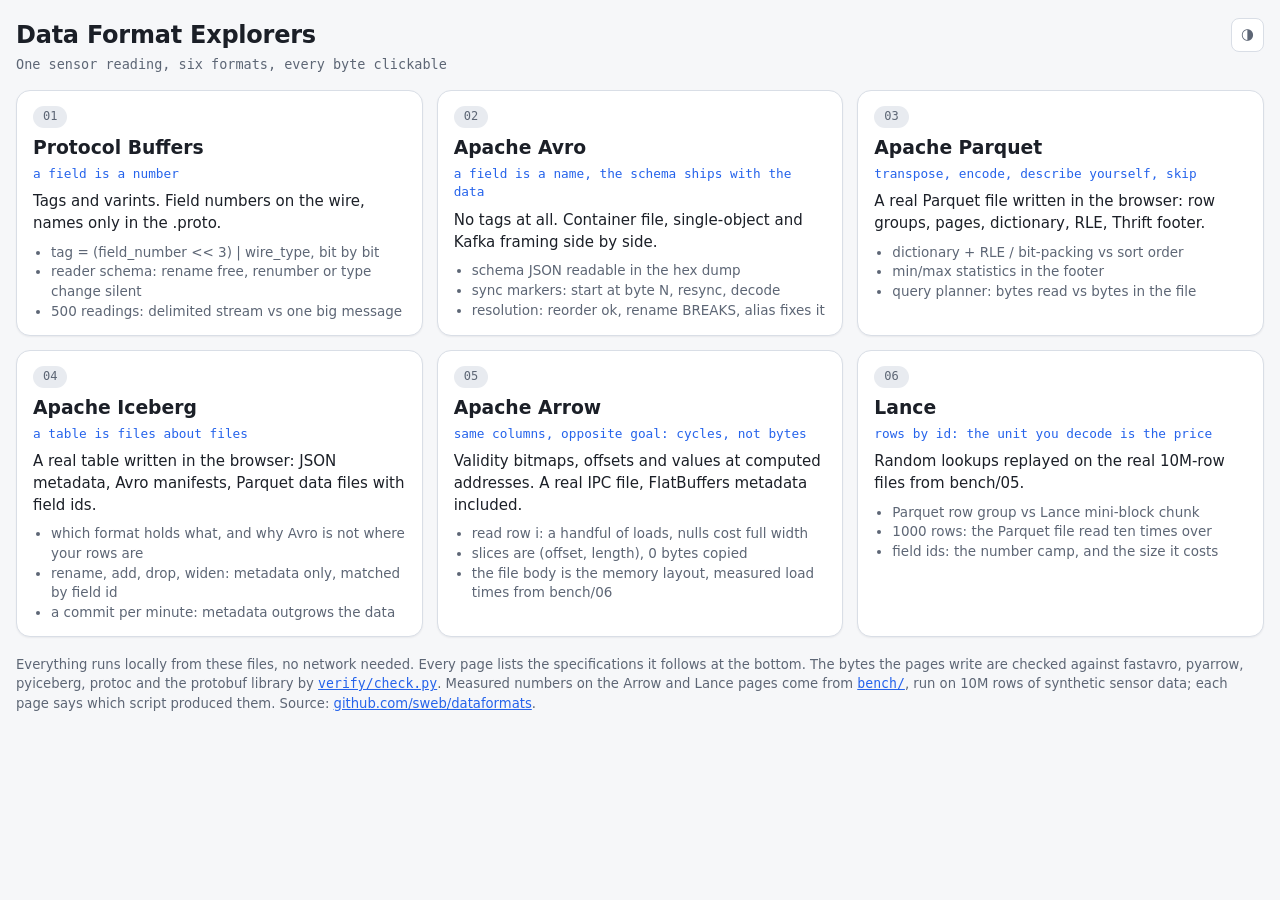
<file: explorer/index.html>
<!doctype html>
<html lang="en">
<head>
<meta charset="utf-8">
<meta name="viewport" content="width=device-width, initial-scale=1">
<title>Data Format Explorers</title>
<link rel="stylesheet" href="ui.css">
<style>
.cards { display: grid; grid-template-columns: repeat(auto-fit, minmax(360px, 1fr)); gap: 14px; }
.cards a.card { text-decoration: none; color: var(--text); display: block; transition: border-color 0.1s; }
.cards a.card:hover { border-color: var(--accent); }
.cards h2 { margin: 6px 0 4px; font-size: 1.25rem; }
.cards .idea { font-family: var(--mono); font-size: 0.85rem; color: var(--accent); margin-bottom: 8px; }
.cards ul { margin: 8px 0 0; padding-left: 18px; color: var(--muted); font-size: 0.9rem; }
</style>
</head>
<body>
<div class="page">
  <header class="top">
    <div>
      <h1>Data Format Explorers</h1>
      <p class="sub">One sensor reading, six formats, every byte clickable</p>
    </div>
    <button class="icon" id="theme" title="Toggle light / dark">&#9681;</button>
  </header>
  <div class="cards">
    <a class="card" href="protobuf.html">
      <span class="chip muted">01</span>
      <h2>Protocol Buffers</h2>
      <div class="idea">a field is a number</div>
      <div>Tags and varints. Field numbers on the wire, names only in the .proto.</div>
      <ul>
        <li>tag = (field_number &lt;&lt; 3) | wire_type, bit by bit</li>
        <li>reader schema: rename free, renumber or type change silent</li>
        <li>500 readings: delimited stream vs one big message</li>
      </ul>
    </a>
    <a class="card" href="avro.html">
      <span class="chip muted">02</span>
      <h2>Apache Avro</h2>
      <div class="idea">a field is a name, the schema ships with the data</div>
      <div>No tags at all. Container file, single-object and Kafka framing side by side.</div>
      <ul>
        <li>schema JSON readable in the hex dump</li>
        <li>sync markers: start at byte N, resync, decode</li>
        <li>resolution: reorder ok, rename BREAKS, alias fixes it</li>
      </ul>
    </a>
    <a class="card" href="parquet.html">
      <span class="chip muted">03</span>
      <h2>Apache Parquet</h2>
      <div class="idea">transpose, encode, describe yourself, skip</div>
      <div>A real Parquet file written in the browser: row groups, pages, dictionary, RLE, Thrift footer.</div>
      <ul>
        <li>dictionary + RLE / bit-packing vs sort order</li>
        <li>min/max statistics in the footer</li>
        <li>query planner: bytes read vs bytes in the file</li>
      </ul>
    </a>
    <a class="card" href="iceberg.html">
      <span class="chip muted">04</span>
      <h2>Apache Iceberg</h2>
      <div class="idea">a table is files about files</div>
      <div>A real table written in the browser: JSON metadata, Avro manifests, Parquet data files with field ids.</div>
      <ul>
        <li>which format holds what, and why Avro is not where your rows are</li>
        <li>rename, add, drop, widen: metadata only, matched by field id</li>
        <li>a commit per minute: metadata outgrows the data</li>
      </ul>
    </a>
    <a class="card" href="arrow.html">
      <span class="chip muted">05</span>
      <h2>Apache Arrow</h2>
      <div class="idea">same columns, opposite goal: cycles, not bytes</div>
      <div>Validity bitmaps, offsets and values at computed addresses. A real IPC file, FlatBuffers metadata included.</div>
      <ul>
        <li>read row i: a handful of loads, nulls cost full width</li>
        <li>slices are (offset, length), 0 bytes copied</li>
        <li>the file body is the memory layout, measured load times from bench/06</li>
      </ul>
    </a>
    <a class="card" href="lance.html">
      <span class="chip muted">06</span>
      <h2>Lance</h2>
      <div class="idea">rows by id: the unit you decode is the price</div>
      <div>Random lookups replayed on the real 10M-row files from bench/05.</div>
      <ul>
        <li>Parquet row group vs Lance mini-block chunk</li>
        <li>1000 rows: the Parquet file read ten times over</li>
        <li>field ids: the number camp, and the size it costs</li>
      </ul>
    </a>
  </div>
  <p class="note" id="about" style="margin-top:18px"></p>
</div>
<script src="common.js"></script>
<script src="sources.js"></script>
<script src="ui.js"></script>
<script>
"use strict";
const { UI } = DF;
UI.themeToggle(document.getElementById("theme"));
document.getElementById("about").innerHTML = `Everything runs locally from these files, no network needed. Every page lists the specifications it follows at the bottom. ` +
  `The bytes the pages write are checked against fastavro, pyarrow, pyiceberg, protoc and the protobuf library by ${UI.repoLink(DF.SRC.VERIFY.check, "verify/check.py")}. ` +
  `Measured numbers on the Arrow and Lance pages come from ${UI.repoLink("bench/README.md", "bench/")}, run on 10M rows of synthetic sensor data; each page says which script produced them. ` +
  `Source: <a href="${UI.esc(DF.SRC.REPO)}" target="_blank" rel="noopener">${UI.esc(DF.SRC.REPO.replace(/^https:\/\//, ""))}</a>.`;
</script>
</body>
</html>
</file>
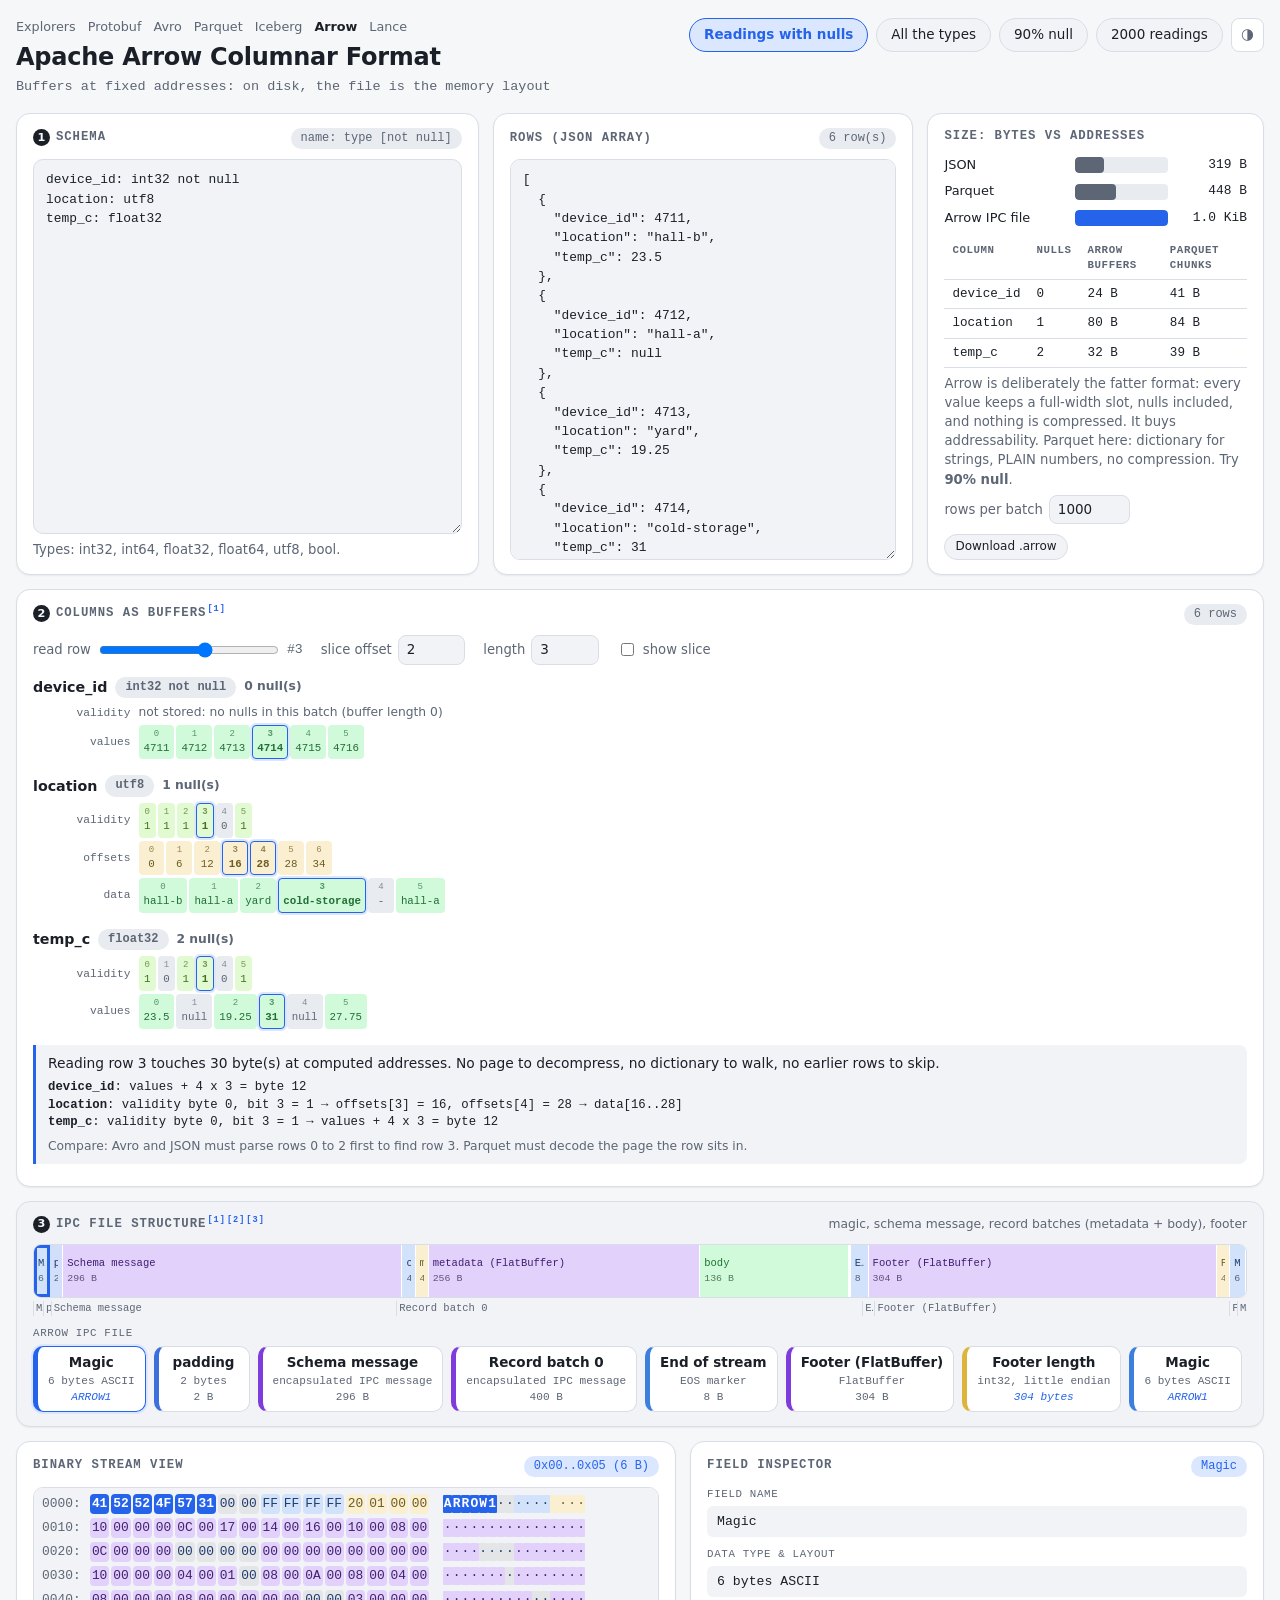
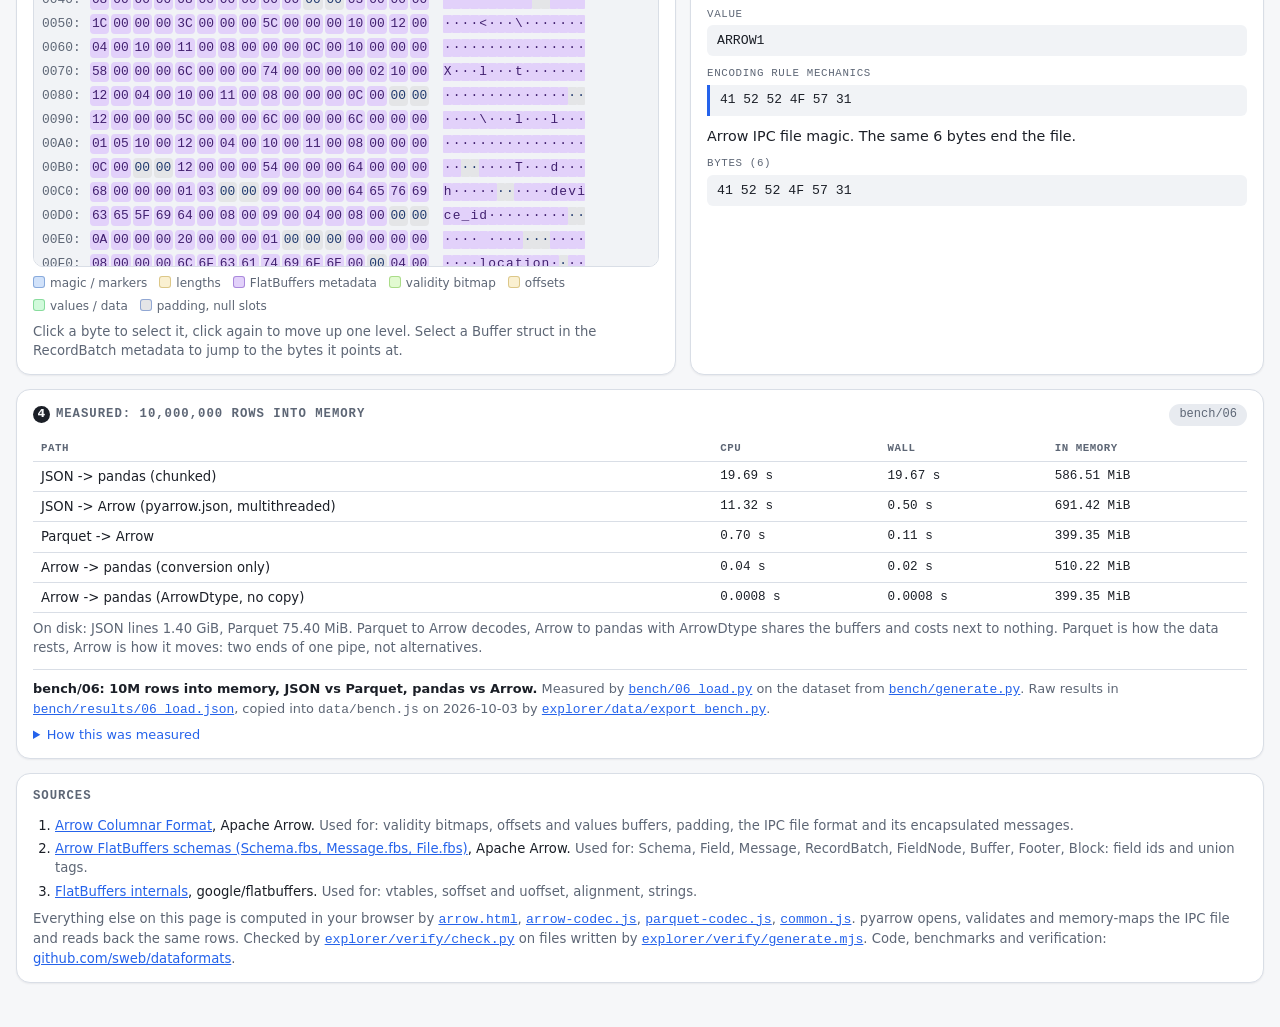
<file: explorer/arrow.html>
<!doctype html>
<html lang="en">
<head>
<meta charset="utf-8">
<meta name="viewport" content="width=device-width, initial-scale=1">
<title>Arrow Buffer Explorer</title>
<link rel="stylesheet" href="ui.css">
<style>
.bufcol { margin-bottom: 16px; }
.bufcol h4 { margin: 0 0 6px; font-size: 0.95rem; display: flex; gap: 8px; align-items: center; flex-wrap: wrap; }
.bufrow { display: grid; grid-template-columns: 6.5em minmax(0, 1fr); gap: 8px; align-items: center; margin: 3px 0; }
.bufrow .bn { font-family: var(--mono); font-size: 0.75rem; color: var(--muted); text-align: right; }
.cells { display: flex; flex-wrap: wrap; gap: 2px; }
.cell { --h: 135; font-family: var(--mono); font-size: 0.72rem; min-width: 2.4em; padding: 2px 4px; border-radius: 4px; text-align: center; cursor: pointer; background: hsl(var(--h) var(--s-bg) var(--l-bg)); color: hsl(var(--h) 55% var(--l-fg)); border: 1.5px solid transparent; white-space: nowrap; max-width: 10em; overflow: hidden; text-overflow: ellipsis; }
.cell.bit { min-width: 1.6em; }
.cell.null { background: var(--panel-3); color: var(--muted); }
.cell.k-validity { --h: 95; }
.cell.k-offsets { --h: 45; }
.cell.unset { background: var(--panel-3); color: var(--muted); }
.cell.pick { border-color: var(--accent); box-shadow: 0 0 0 2px var(--accent-soft); font-weight: 700; }
.cell.out { opacity: 0.3; }
.cell .ix { display: block; font-size: 0.6rem; opacity: 0.7; }
.addr { font-family: var(--mono); font-size: 0.82rem; }
.reflink { margin-top: 10px; }
</style>
</head>
<body>
<div class="page">
  <header class="top">
    <div>
      <div class="nav"><a href="index.html">Explorers</a><a href="protobuf.html">Protobuf</a><a href="avro.html">Avro</a><a href="parquet.html">Parquet</a><a href="iceberg.html">Iceberg</a><a class="cur" href="arrow.html">Arrow</a><a href="lance.html">Lance</a></div>
      <h1>Apache Arrow Columnar Format</h1>
      <p class="sub">Buffers at fixed addresses: on disk, the file is the memory layout</p>
    </div>
    <div class="right-tools">
      <div class="pills" id="presets"></div>
      <button class="icon" id="theme" title="Toggle light / dark">&#9681;</button>
    </div>
  </header>

  <section class="grid g3">
    <div class="card">
      <div class="card-h"><h3><span class="step">1</span>Schema</h3><span class="chip muted">name: type [not null]</span></div>
      <textarea class="code" id="schema" spellcheck="false" style="min-height:150px"></textarea>
      <p class="note">Types: int32, int64, float32, float64, utf8, bool.</p>
    </div>
    <div class="card">
      <div class="card-h"><h3>Rows (JSON array)</h3><span class="chip muted" id="reccount"></span></div>
      <textarea class="code" id="rows" spellcheck="false"></textarea>
      <div id="err" class="error hidden"></div>
    </div>
    <div class="card">
      <div class="card-h"><h3>Size: bytes vs addresses</h3></div>
      <div id="sizes"></div>
      <table class="t" id="percol" style="margin-top:10px"></table>
      <p class="note" id="sizenote"></p>
      <div class="controls" style="margin-top:6px">
        <label class="ctl">rows per batch <input type="number" id="batch" value="1000" min="1" style="width:6em"></label>
        <button class="btn small" id="dl">Download .arrow</button>
      </div>
    </div>
  </section>

  <section class="card" style="margin-bottom:14px">
    <div class="card-h"><h3><span class="step">2</span>Columns as buffers<sup data-cite="arrow-columnar"></sup></h3><span class="chip muted" id="batchchip"></span></div>
    <div class="controls" style="margin-bottom:12px">
      <label class="ctl">read row <input type="range" id="pick" min="0" value="3" style="width:180px"><span class="mono" id="pickv"></span></label>
      <label class="ctl">slice offset <input type="number" id="soff" value="2" min="0" style="width:5em"></label>
      <label class="ctl">length <input type="number" id="slen" value="3" min="0" style="width:5em"></label>
      <label class="ctl"><input type="checkbox" id="slice"> show slice</label>
    </div>
    <div id="buffers"></div>
    <div class="callout" id="readnote"></div>
    <div class="callout hidden" id="slicenote"></div>
  </section>

  <section class="card structure" style="margin-bottom:14px">
    <div class="card-h"><h3><span class="step">3</span>IPC file structure<sup data-cite="arrow-columnar arrow-fbs flatbuffers-internals"></sup></h3><span class="small muted">magic, schema message, record batches (metadata + body), footer</span></div>
    <div id="fmap" style="margin-bottom:6px"></div>
    <div id="structure"></div>
  </section>

  <section class="grid g-hex">
    <div class="card">
      <div class="card-h"><h3>Binary stream view</h3><span class="chip" id="range"></span></div>
      <div id="hex"></div>
      <div class="legend" id="legend"></div>
      <p class="note">Click a byte to select it, click again to move up one level. Select a Buffer struct in the RecordBatch metadata to jump to the bytes it points at.</p>
    </div>
    <div class="card insp">
      <div class="card-h"><h3>Field inspector</h3><span class="chip" id="selname"></span></div>
      <div id="inspector"></div>
      <div id="ref" class="reflink"></div>
    </div>
  </section>

  <section class="card">
    <div class="card-h"><h3><span class="step">4</span>Measured: <span id="benchrows"></span> rows into memory</h3><span class="chip muted" id="benchchip"></span></div>
    <div id="bench"></div>
    <div id="benchsrc"></div>
  </section>

  <section class="card sources" id="sources"></section>
</div>

<script src="common.js"></script>
<script src="sources.js"></script>
<script src="parquet-codec.js"></script>
<script src="arrow-codec.js"></script>
<script src="ui.js"></script>
<script src="data/bench.js"></script>
<script>
"use strict";
const { AR, PQ, UI } = DF;
const $ = (id) => document.getElementById(id);
UI.sources($("sources"), ["arrow-columnar", "arrow-fbs", "flatbuffers-internals"], {
  code: ["arrow.html", "arrow-codec.js", "parquet-codec.js", "common.js"],
  verified: "pyarrow opens, validates and memory-maps the IPC file and reads back the same rows.",
});

function readings(n, nullRate) {
  const r = DF.rng(42);
  return Array.from({ length: n }, () => ({
    device_id: r.int(1000, 9999),
    location: r.pick(["hall-a", "hall-b", "yard", "cold-storage"]),
    temp_c: r.next() < nullRate ? null : Math.round((15 + r.next() * 30) * 4) / 4,
  }));
}

const PRESETS = {
  nulls: {
    label: "Readings with nulls",
    schema: "device_id: int32 not null\nlocation: utf8\ntemp_c: float32\n",
    rows: [
      { device_id: 4711, location: "hall-b", temp_c: 23.5 },
      { device_id: 4712, location: "hall-a", temp_c: null },
      { device_id: 4713, location: "yard", temp_c: 19.25 },
      { device_id: 4714, location: "cold-storage", temp_c: 31.0 },
      { device_id: 4715, location: null, temp_c: null },
      { device_id: 4716, location: "hall-a", temp_c: 27.75 },
    ],
  },
  types: {
    label: "All the types",
    schema: "device_id: int32 not null\nts: int64 not null\nlocation: utf8\ntemp_c: float64\nok: bool\n",
    rows: [
      { device_id: 4711, ts: 1790841600000, location: "hall-b", temp_c: 23.5, ok: true },
      { device_id: 4712, ts: 1790841601000, location: "hall-a", temp_c: 19.25, ok: true },
      { device_id: 4713, ts: 1790841602000, location: "yard", temp_c: null, ok: false },
      { device_id: 4714, ts: 1790841603000, location: "cold-storage", temp_c: 4.5, ok: null },
      { device_id: 4715, ts: 1790841604000, location: "hall-a", temp_c: 22.0, ok: true },
      { device_id: 4716, ts: 1790841605000, location: "yard", temp_c: 30.25, ok: true },
      { device_id: 4717, ts: 1790841606000, location: "hall-b", temp_c: 21.75, ok: false },
      { device_id: 4718, ts: 1790841607000, location: "hall-b", temp_c: 24.0, ok: true },
      { device_id: 4719, ts: 1790841608000, location: "hall-a", temp_c: 18.5, ok: true },
    ],
  },
  sparse: {
    label: "90% null",
    schema: "device_id: int32 not null\nlocation: utf8 not null\ntemp_c: float32\n",
    rows: readings(500, 0.9),
  },
  many: {
    label: "2000 readings",
    schema: "device_id: int32 not null\nlocation: utf8 not null\ntemp_c: float32 not null\n",
    rows: readings(2000, 0),
  },
};

const PQ_TYPE = { int32: ["INT32", "PLAIN"], int64: ["INT64", "PLAIN"], float32: ["FLOAT", "PLAIN"], float64: ["DOUBLE", "PLAIN"], utf8: ["BYTE_ARRAY", "DICT"] };
const state = { cols: null, rows: [], file: null, parquet: null, gen: 0 };

const explorer = new UI.Explorer({
  structure: $("structure"), hex: $("hex"), inspector: $("inspector"), filemap: $("fmap"), chip: $("range"), chipName: $("selname"),
  mapFlat: (n) => !n.label.startsWith("Record batch"),
  onSelect: (n) => showRef(n),
});
UI.legend($("legend"), [["magic", "magic / markers"], ["length", "lengths"], ["fb", "FlatBuffers metadata"], ["validity", "validity bitmap"], ["offsets", "offsets"], ["value", "values / data"], ["padding", "padding, null slots"]]);
UI.themeToggle($("theme"));

const presetPills = Object.entries(PRESETS).map(([key, p]) => {
  const b = UI.el("button", { class: "pill", type: "button" }, p.label);
  b.addEventListener("click", () => loadPreset(key));
  $("presets").append(b);
  return [key, b];
});

function loadPreset(key) {
  presetPills.forEach(([k, b]) => b.classList.toggle("on", k === key));
  const p = PRESETS[key];
  $("schema").value = p.schema;
  $("rows").value = p.rows.length > 12 ? "[\n" + p.rows.map((r) => "  " + JSON.stringify(r)).join(",\n") + "\n]" : JSON.stringify(p.rows, null, 2);
  rebuild(true);
}

function showError(e) {
  $("err").classList.toggle("hidden", !e);
  $("err").textContent = e ? e.message || String(e) : "";
}

async function rebuild(fresh) {
  const gen = ++state.gen;
  try {
    const cols = AR.parseSchema($("schema").value);
    const rows = JSON.parse($("rows").value);
    if (!Array.isArray(rows)) throw new Error("rows must be a JSON array");
    const file = AR.build(cols, rows, { batchRows: Number($("batch").value) || rows.length });
    state.cols = cols;
    state.rows = rows;
    state.file = file;
    showError(null);
    $("reccount").textContent = `${rows.length} row(s)`;
    explorer.load(file, !fresh);
    renderBuffers();
    let parquet = null;
    if (cols.every((c) => PQ_TYPE[c.type]) && rows.length) {
      const pcols = cols.map((c) => ({ name: c.name, ptype: PQ_TYPE[c.type][0], converted: c.type === "utf8" ? "UTF8" : undefined, encoding: PQ_TYPE[c.type][1], nullable: c.nullable }));
      parquet = await PQ.build(rows.map((r) => Object.fromEntries(cols.map((c) => [c.name, r[c.name] === undefined ? null : r[c.name]]))), pcols, {});
    }
    if (gen !== state.gen) return;
    state.parquet = parquet;
    renderSizes();
  } catch (e) {
    if (gen === state.gen) showError(e);
  }
}

function renderSizes() {
  const f = state.file;
  const json = DF.utf8(JSON.stringify(state.rows)).length;
  const items = [{ label: "JSON", n: json, alt: true }];
  if (state.parquet) items.push({ label: "Parquet", n: state.parquet.bytes.length, alt: true });
  items.push({ label: "Arrow IPC file", n: f.bytes.length });
  UI.sizeBars($("sizes"), items);
  const rows = [`<tr><th>Column</th><th>Nulls</th><th>Arrow buffers</th><th>Parquet chunks</th></tr>`];
  state.cols.forEach((c, ci) => {
    const arrow = f.batches.reduce((s, b) => s + b.buffers.filter((x) => x.col === c.name).reduce((t, x) => t + x.length + ((8 - (x.length % 8)) % 8), 0), 0);
    const nulls = f.batches.reduce((s, b) => s + b.columns[ci].nulls, 0);
    const pq = state.parquet ? state.parquet.groups.reduce((s, g) => s + (g.chunks[ci].end - g.chunks[ci].start), 0) : null;
    rows.push(`<tr><td class="mono">${UI.esc(c.name)}</td><td class="mono">${nulls}</td><td class="mono">${DF.fmtBytes(arrow)}</td><td class="mono">${pq === null ? "n/a" : DF.fmtBytes(pq)}</td></tr>`);
  });
  $("percol").innerHTML = rows.join("");
  $("sizenote").innerHTML = state.parquet
    ? "Arrow is deliberately the fatter format: every value keeps a full-width slot, nulls included, and nothing is compressed. It buys addressability. Parquet here: dictionary for strings, PLAIN numbers, no compression. Try <b>90% null</b>."
    : "Parquet comparison needs types the Parquet writer here supports (no bool).";
}

function cell(cls, text, title, onClick, idx) {
  const e = UI.el("span", { class: `cell ${cls}`, title }, idx !== undefined ? UI.el("span", { class: "ix" }, idx) : null, text);
  if (onClick) e.addEventListener("click", onClick);
  return e;
}

function renderBuffers() {
  const f = state.file;
  const b0 = f.batches[0];
  const n = b0 ? b0.rows : 0;
  $("batchchip").textContent = f.batches.length > 1 ? `record batch 0 of ${f.batches.length}, ${n} rows` : `${n} rows`;
  $("pick").max = Math.max(0, n - 1);
  if (Number($("pick").value) > n - 1) $("pick").value = Math.max(0, n - 1);
  const pick = Number($("pick").value);
  $("pickv").textContent = `#${pick}`;
  const show = Math.min(n, 48);
  const sliceOn = $("slice").checked;
  const soff = Math.max(0, Number($("soff").value) || 0);
  const slen = Math.max(0, Number($("slen").value) || 0);
  const inSlice = (i) => !sliceOn || (i >= soff && i < soff + slen);
  const wrap = $("buffers");
  wrap.innerHTML = "";
  if (!n) {
    wrap.innerHTML = '<p class="note">No rows.</p>';
    $("readnote").textContent = "";
    $("slicenote").classList.add("hidden");
    return;
  }
  const notes = [];
  let touched = 0;
  b0.columns.forEach((cb) => {
    const bufInfo = (role) => b0.buffers.find((x) => x.col === cb.col.name && x.role === role);
    const box = UI.el("div", { class: "bufcol" });
    box.append(UI.el("h4", {}, cb.col.name, UI.el("span", { class: "chip muted" }, `${cb.col.type}${cb.col.nullable ? "" : " not null"}`), UI.el("span", { class: "small muted" }, `${cb.nulls} null(s)`)));
    const val = cb.bufs.find((b) => b.role === "validity");
    const vInfo = bufInfo("validity");
    const vRow = UI.el("div", { class: "cells" });
    if (val.omitted) {
      vRow.append(UI.el("span", { class: "small muted" }, "not stored: no nulls in this batch (buffer length 0)"));
    } else {
      for (let i = 0; i < show; i++) {
        const set = (val.bytes[i >> 3] >> (i & 7)) & 1;
        vRow.append(cell(`bit k-validity ${set ? "" : "unset"} ${i === pick ? "pick" : ""} ${inSlice(i) ? "" : "out"}`, String(set), `row ${i}: byte ${i >> 3}, bit ${i & 7}`, () => explorer.selectOffset(vInfo.start + (i >> 3)), i));
      }
    }
    box.append(UI.el("div", { class: "bufrow" }, UI.el("span", { class: "bn" }, "validity"), vRow));
    const picked = [];
    const isNull = cb.bufs[0].omitted ? false : !((val.bytes[pick >> 3] >> (pick & 7)) & 1);
    if (!val.omitted) {
      picked.push(`validity byte ${pick >> 3}, bit ${pick & 7} = ${isNull ? 0 : 1}`);
      touched += 1;
    }
    for (const b of cb.bufs.filter((x) => x.role !== "validity")) {
      const info = bufInfo(b.role);
      const row = UI.el("div", { class: "cells" });
      if (b.role === "offsets") {
        for (let i = 0; i <= show; i++) {
          const e = b.elems[i];
          row.append(cell(`k-offsets ${i === pick || i === pick + 1 ? "pick" : ""} ${inSlice(i) || (sliceOn && i === soff + slen) ? "" : "out"}`, String(e.value), `offsets[${i}]`, () => explorer.selectOffset(info.start + e.start), i));
        }
      } else if (b.role === "data") {
        for (let i = 0; i < show; i++) {
          const e = b.elems[i];
          if (e.value === null || e.end === e.start) {
            row.append(cell(`null ${i === pick ? "pick" : ""} ${inSlice(i) ? "" : "out"}`, e.value === null ? "-" : '""', `row ${i}: no bytes`, null, i));
            continue;
          }
          row.append(cell(`${i === pick ? "pick" : ""} ${inSlice(i) ? "" : "out"}`, e.value, `row ${i}: data[${e.start}..${e.end}]`, () => explorer.selectOffset(info.start + e.start), i));
        }
      } else if (b.bitmap) {
        for (let i = 0; i < show; i++) {
          const set = (b.bytes[i >> 3] >> (i & 7)) & 1;
          row.append(cell(`bit ${set ? "" : "unset"} ${i === pick ? "pick" : ""} ${inSlice(i) ? "" : "out"}`, String(set), `row ${i}`, () => explorer.selectOffset(info.start + (i >> 3)), i));
        }
      } else {
        for (let i = 0; i < show; i++) {
          const e = b.elems[i];
          row.append(cell(`${e.value === null ? "null" : ""} ${i === pick ? "pick" : ""} ${inSlice(i) ? "" : "out"}`, e.value === null ? "null" : String(e.value), `row ${i}: bytes ${e.start}..${e.end - 1} of the values buffer`, () => explorer.selectOffset(info.start + e.start), i));
        }
      }
      box.append(UI.el("div", { class: "bufrow" }, UI.el("span", { class: "bn" }, b.role), row));
      if (b.role === "values" && b.width) {
        picked.push(`values + ${b.width} x ${pick} = byte ${b.width * pick}`);
        touched += b.width;
      } else if (b.role === "values") {
        picked.push(`values byte ${pick >> 3}, bit ${pick & 7}`);
        touched += 1;
      } else if (b.role === "offsets") {
        const a = b.elems[pick].value;
        const z = b.elems[pick + 1].value;
        picked.push(`offsets[${pick}] = ${a}, offsets[${pick + 1}] = ${z}`);
        touched += 8 + (z - a);
        picked.push(`data[${a}..${z}]`);
      }
    }
    notes.push(`<div class="addr"><b>${UI.esc(cb.col.name)}</b>: ${picked.map(UI.esc).join(" &rarr; ")}${isNull ? " &rarr; <b>null</b>" : ""}</div>`);
    wrap.append(box);
  });
  if (n > show) wrap.append(UI.el("p", { class: "note" }, `Showing the first ${show} of ${n} rows.`));
  $("readnote").innerHTML = `<div style="margin-bottom:6px">Reading row ${pick} touches ${touched} byte(s) at computed addresses. No page to decompress, no dictionary to walk, no earlier rows to skip.</div>${notes.join("")}<div class="small muted" style="margin-top:6px">Compare: ${pick ? `Avro and JSON must parse ${pick === 1 ? "row 0" : `rows 0 to ${pick - 1}`} first to find row ${pick}` : "Avro and JSON must parse every row before the one you want"}. Parquet must decode the page the row sits in.</div>`;
  $("slicenote").classList.toggle("hidden", !sliceOn);
  if (sliceOn) {
    $("slicenote").innerHTML = `<b>slice(${soff}, ${slen})</b> is the same buffers plus a new offset ${soff} and length ${slen}. 0 bytes copied: row i of the slice is row ${soff} + i of the parent, found with the same address arithmetic. That is how Arrow-based engines such as DuckDB, Polars and pandas with ArrowDtype pass data around inside one process without serializing.`;
  }
}

function showRef(node) {
  const box = $("ref");
  box.innerHTML = "";
  let ref = null;
  for (let n = node; n; n = n.parent) if (n.meta?.ref) {
    ref = n.meta.ref;
    break;
  }
  if (!ref || !state.file) return;
  const batch = state.file.batches[ref.batch];
  const info = batch?.buffers.find((x) => x.name === ref.buffer);
  if (!info) return;
  if (!info.length) {
    box.innerHTML = '<div class="callout">This Buffer has length 0: nothing in the body. No nulls, no bitmap.</div>';
    return;
  }
  const btn = UI.el("button", { class: "btn small", type: "button" }, `show ${ref.buffer} in the body`);
  btn.addEventListener("click", () => {
    let target = null;
    for (const n of DF.walk(explorer.root)) if (n.label === ref.buffer && n.start === info.start) target = n;
    if (target) explorer.select(target, true);
  });
  box.append(UI.el("div", { class: "callout" }, UI.el("div", { style: "margin-bottom:6px" }, `This Buffer points at body bytes ${DF.hexAddr(info.start)} to ${DF.hexAddr(info.start + info.length - 1)}. A reader turns (offset, length) into a pointer into the mapped file.`), btn));
}

function renderBench() {
  const b = globalThis.DF_BENCH;
  if (!b) {
    $("benchrows").textContent = "10,000,000";
    $("bench").innerHTML = '<p class="note">No bench data: run <code>uv run explorer/data/export_bench.py</code>.</p>';
    return;
  }
  const r = b.results["06_load"];
  $("benchrows").textContent = r.rows.toLocaleString("en");
  $("benchchip").textContent = "bench/06";
  UI.benchSource($("benchsrc"), "06_load", b);
  const rows = Object.entries(r.results).map(([k, v]) => `<tr><td>${UI.esc(k.trim())}</td><td class="mono">${v.cpu_s.toFixed(v.cpu_s < 0.01 ? 4 : 2)} s</td><td class="mono">${v.seconds.toFixed(v.seconds < 0.01 ? 4 : 2)} s</td><td class="mono">${DF.fmtBytes(v.in_memory)}</td></tr>`);
  $("bench").innerHTML = `<table class="t"><tr><th>Path</th><th>CPU</th><th>Wall</th><th>In memory</th></tr>${rows.join("")}</table>
    <p class="note">On disk: JSON lines ${DF.fmtBytes(r.jsonl_bytes)}, Parquet ${DF.fmtBytes(r.parquet_bytes)}. Parquet to Arrow decodes, Arrow to pandas with ArrowDtype shares the buffers and costs next to nothing. Parquet is how the data rests, Arrow is how it moves: two ends of one pipe, not alternatives.</p>`;
}

$("schema").addEventListener("input", UI.debounce(() => rebuild(false), 350));
$("rows").addEventListener("input", UI.debounce(() => rebuild(false), 350));
$("batch").addEventListener("input", UI.debounce(() => rebuild(false), 300));
for (const id of ["pick", "soff", "slen", "slice"]) $(id).addEventListener("input", () => state.file && renderBuffers());
$("dl").addEventListener("click", () => state.file && UI.download(state.file.bytes, "readings.arrow"));

renderBench();
loadPreset("nulls");
</script>
</body>
</html>
</file>
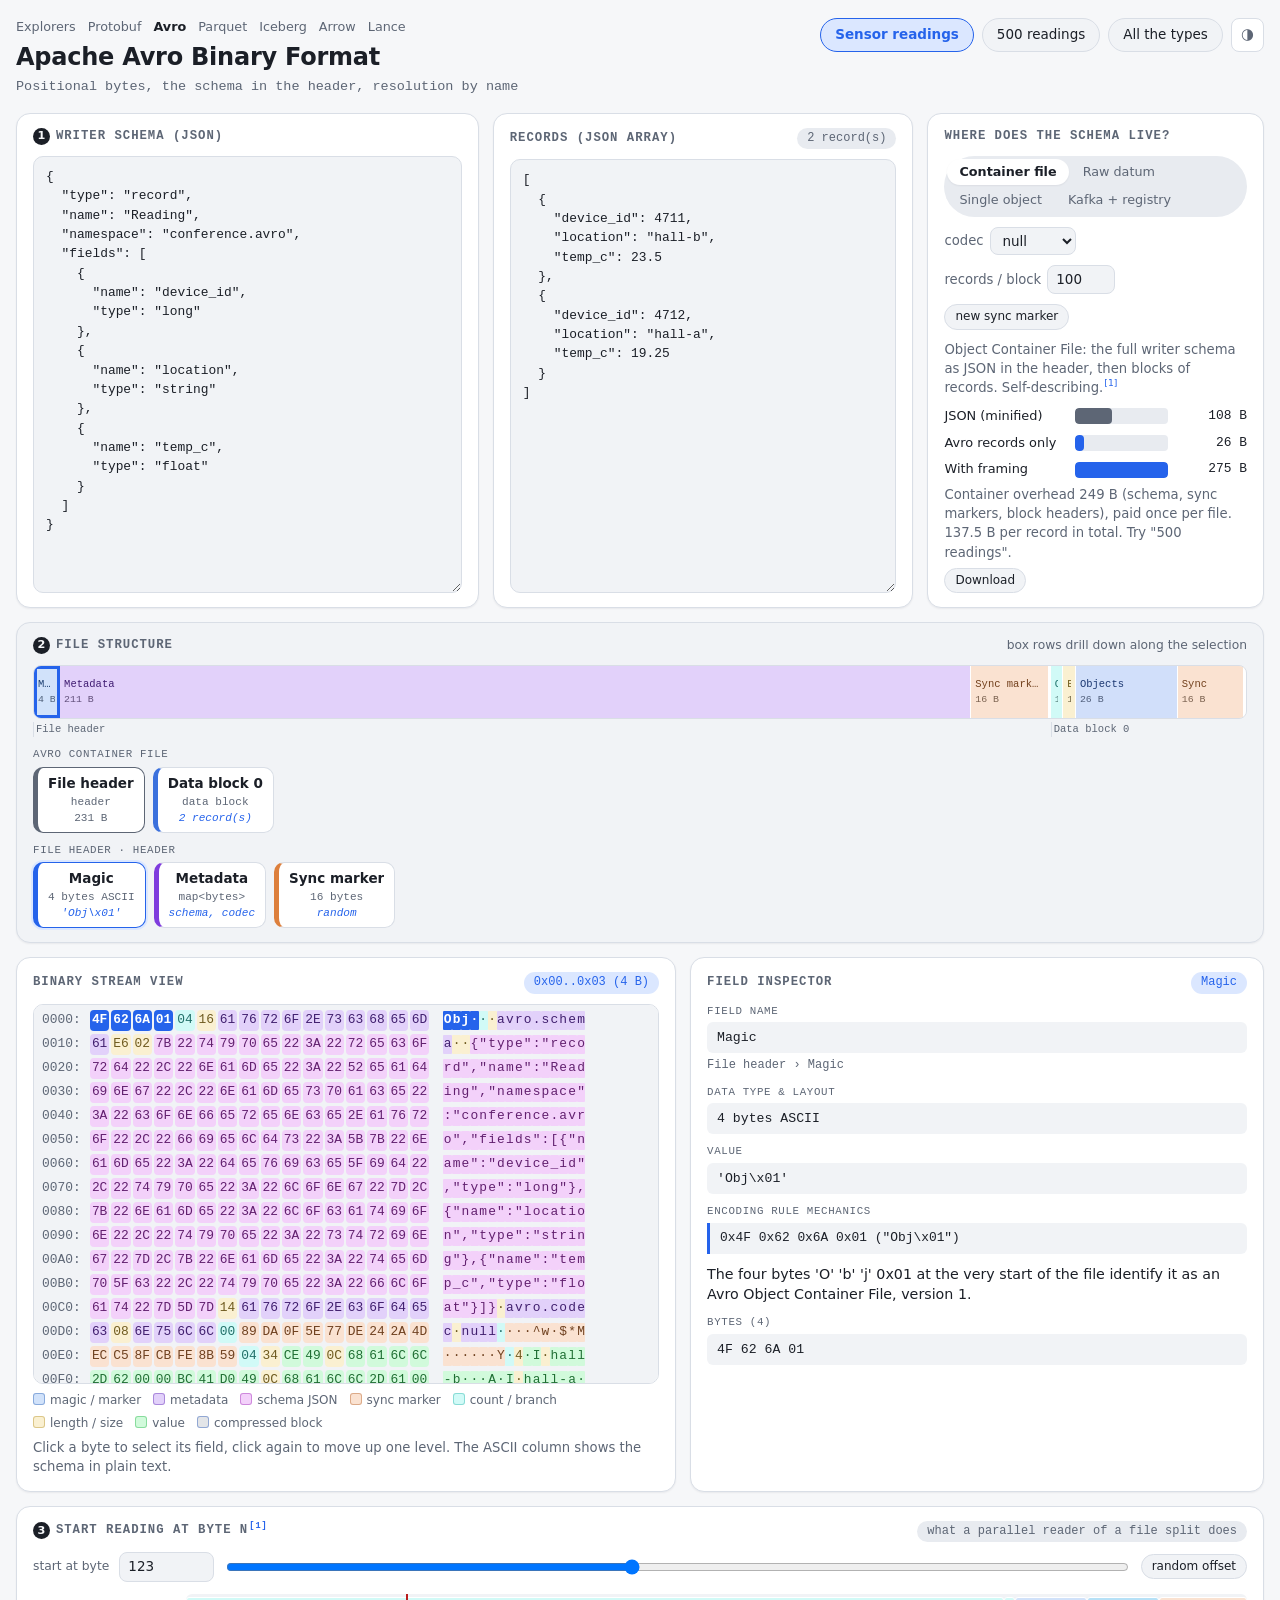
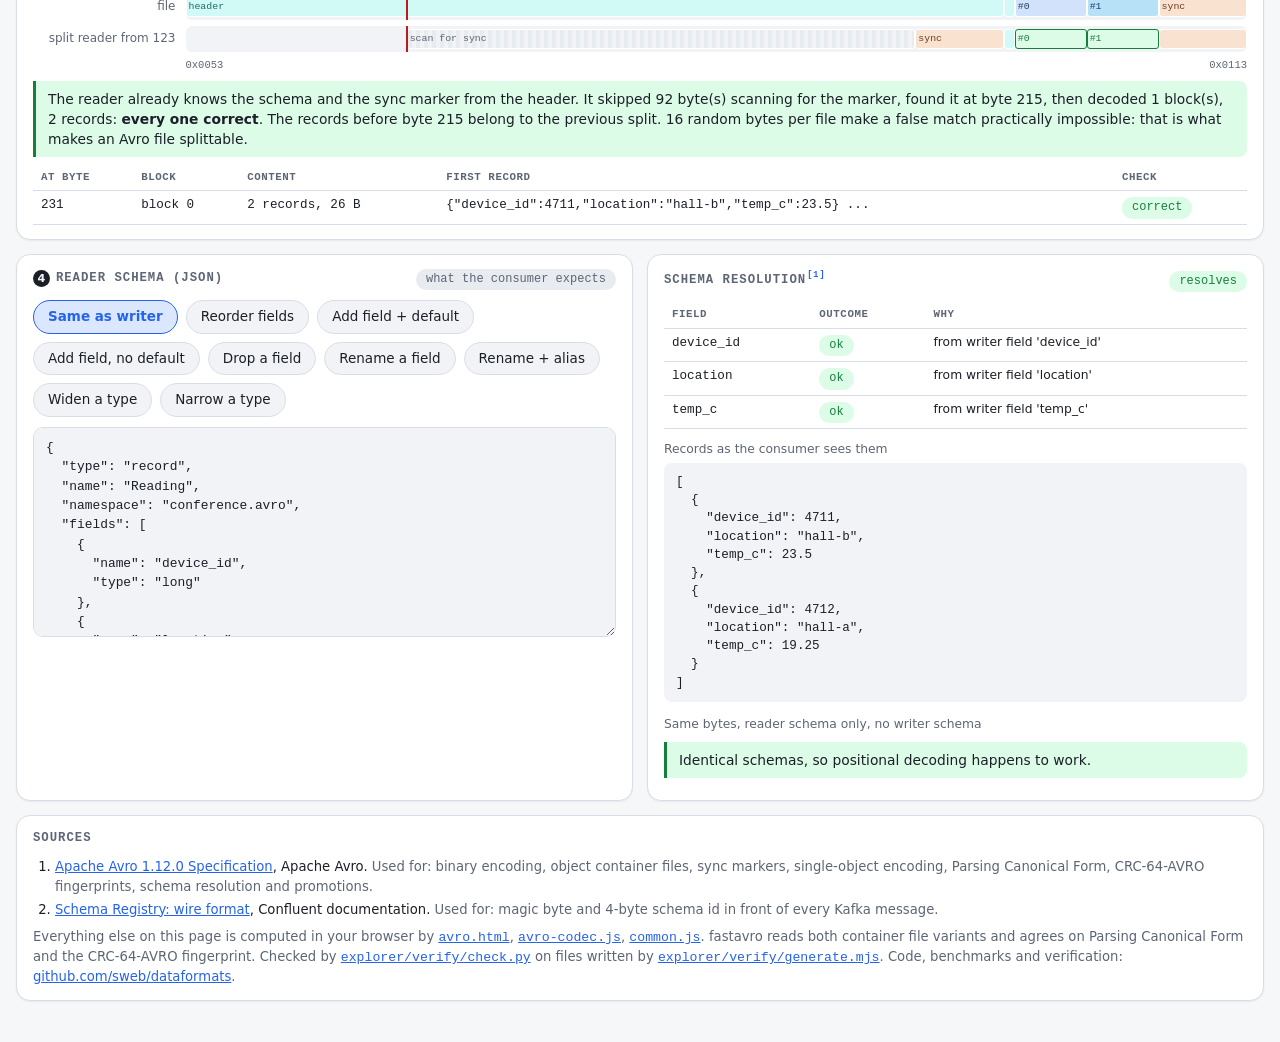
<file: explorer/avro.html>
<!doctype html>
<html lang="en">
<head>
<meta charset="utf-8">
<meta name="viewport" content="width=device-width, initial-scale=1">
<title>Avro Container Explorer</title>
<link rel="stylesheet" href="ui.css">
</head>
<body>
<div class="page">
  <header class="top">
    <div>
      <div class="nav"><a href="index.html">Explorers</a><a href="protobuf.html">Protobuf</a><a class="cur" href="avro.html">Avro</a><a href="parquet.html">Parquet</a><a href="iceberg.html">Iceberg</a><a href="arrow.html">Arrow</a><a href="lance.html">Lance</a></div>
      <h1>Apache Avro Binary Format</h1>
      <p class="sub">Positional bytes, the schema in the header, resolution by name</p>
    </div>
    <div class="right-tools">
      <div class="pills" id="presets"></div>
      <button class="icon" id="theme" title="Toggle light / dark">&#9681;</button>
    </div>
  </header>

  <section class="grid g3">
    <div class="card">
      <div class="card-h"><h3><span class="step">1</span>Writer schema (JSON)</h3></div>
      <textarea class="code" id="schema" spellcheck="false"></textarea>
    </div>
    <div class="card">
      <div class="card-h"><h3>Records (JSON array)</h3><span class="chip muted" id="reccount"></span></div>
      <textarea class="code" id="records" spellcheck="false"></textarea>
      <div id="err" class="error hidden"></div>
    </div>
    <div class="card">
      <div class="card-h"><h3>Where does the schema live?</h3></div>
      <div id="modeTabs" style="margin-bottom:10px"></div>
      <div class="controls" id="ocfCtl" style="margin-bottom:10px">
        <label class="ctl">codec <select id="codec"><option value="null">null</option><option value="deflate">deflate</option></select></label>
        <label class="ctl">records / block <input type="number" id="block" value="100" min="1" style="width:5em"></label>
        <button class="btn small" id="resync">new sync marker</button>
      </div>
      <div class="controls hidden" id="regCtl" style="margin-bottom:10px">
        <label class="ctl">schema id <input type="number" id="sid" value="42" min="0" style="width:6em"></label>
      </div>
      <div id="modeNote" class="note" style="margin:0 0 10px"></div>
      <div id="sizes"></div>
      <p class="note" id="amort"></p>
      <div class="flex" style="margin-top:6px"><button class="btn small" id="dl">Download</button></div>
    </div>
  </section>

  <section class="card structure" style="margin-bottom:14px">
    <div class="card-h"><h3><span class="step">2</span>File structure</h3><span class="small muted">box rows drill down along the selection</span></div>
    <div id="fmap" style="margin-bottom:6px"></div>
    <div id="structure"></div>
  </section>

  <section class="grid g-hex">
    <div class="card">
      <div class="card-h"><h3>Binary stream view</h3><span class="chip" id="range"></span></div>
      <div id="hex"></div>
      <div class="legend" id="legend"></div>
      <p class="note">Click a byte to select its field, click again to move up one level. The ASCII column shows the schema in plain text.</p>
    </div>
    <div class="card insp">
      <div class="card-h"><h3>Field inspector</h3><span class="chip" id="selname"></span></div>
      <div id="inspector"></div>
    </div>
  </section>

  <section class="card" style="margin-bottom:14px">
    <div class="card-h"><h3><span class="step">3</span>Start reading at byte N<sup data-cite="avro-spec"></sup></h3><span class="chip muted">what a parallel reader of a file split does</span></div>
    <p id="splitHint" class="note"></p>
    <div id="splitBody" class="hidden">
      <div id="splitPick"></div>
      <div id="splitStrip"></div>
      <div id="splitSummary" class="callout"></div>
      <table class="t" id="splitTable"></table>
    </div>
  </section>

  <section class="grid g2">
    <div class="card">
      <div class="card-h"><h3><span class="step">4</span>Reader schema (JSON)</h3><span class="chip muted">what the consumer expects</span></div>
      <div class="pills" id="scenarios" style="margin-bottom:10px"></div>
      <textarea class="code" id="reader" spellcheck="false"></textarea>
      <div id="scenarioNote" class="callout hidden"></div>
    </div>
    <div class="card">
      <div class="card-h"><h3>Schema resolution<sup data-cite="avro-spec"></sup></h3><span id="verdict"></span></div>
      <div id="rerr" class="error hidden"></div>
      <table class="t" id="report"></table>
      <div class="small muted" style="margin:12px 0 4px">Records as the consumer sees them</div>
      <pre class="json" id="decoded"></pre>
      <div class="small muted" style="margin:14px 0 4px">Same bytes, reader schema only, no writer schema</div>
      <div id="positional"></div>
    </div>
  </section>

  <section class="card sources" id="sources"></section>
</div>

<script src="common.js"></script>
<script src="sources.js"></script>
<script src="avro-codec.js"></script>
<script src="ui.js"></script>
<script>
"use strict";
const { AV, UI } = DF;
const $ = (id) => document.getElementById(id);
const cite = UI.sources($("sources"), ["avro-spec", "confluent-wire"], {
  code: ["avro.html", "avro-codec.js", "common.js"],
  verified: "fastavro reads both container file variants and agrees on Parsing Canonical Form and the CRC-64-AVRO fingerprint.",
});

const READING_SCHEMA = {
  type: "record",
  name: "Reading",
  namespace: "conference.avro",
  fields: [
    { name: "device_id", type: "long" },
    { name: "location", type: "string" },
    { name: "temp_c", type: "float" },
  ],
};

function readings(n) {
  const r = DF.rng(42);
  return Array.from({ length: n }, () => ({
    device_id: r.int(1000, 9999),
    location: r.pick(["hall-a", "hall-b", "yard", "cold-storage"]),
    temp_c: Math.round((15 + r.next() * 30) * 4) / 4,
  }));
}

const PRESETS = {
  reading: {
    label: "Sensor readings",
    schema: READING_SCHEMA,
    records: [
      { device_id: 4711, location: "hall-b", temp_c: 23.5 },
      { device_id: 4712, location: "hall-a", temp_c: 19.25 },
    ],
  },
  many: {
    label: "500 readings",
    schema: READING_SCHEMA,
    records: readings(500),
    block: 100,
  },
  complex: {
    label: "All the types",
    schema: {
      type: "record",
      name: "Device",
      namespace: "conference.avro",
      fields: [
        { name: "id", type: "long" },
        { name: "status", type: { type: "enum", name: "Status", symbols: ["OK", "WARN", "FAULT"] } },
        { name: "online", type: "boolean" },
        { name: "tags", type: { type: "array", items: "string" } },
        { name: "limits", type: { type: "map", values: "double" } },
        { name: "location", type: { type: "record", name: "Location", fields: [{ name: "site", type: "string" }, { name: "floor", type: "int" }] } },
        { name: "firmware", type: ["null", "string"], default: null },
        { name: "mac", type: { type: "fixed", name: "Mac", size: 6 } },
      ],
    },
    records: [
      { id: -42, status: "WARN", online: true, tags: ["eu", "calibrated"], limits: { min: -5.0, max: 45.5 }, location: { site: "hall-b", floor: 2 }, firmware: "1.2.4", mac: "AB12CD" },
      { id: 7, status: "OK", online: false, tags: [], limits: {}, location: { site: "yard", floor: 0 }, firmware: null, mac: "EF34GH" },
    ],
  },
};

const MODES = {
  ocf: `Object Container File: the full writer schema as JSON in the header, then blocks of records. Self-describing.${cite("avro-spec")}`,
  raw: `Raw binary datum: no schema, no tags, no framing. Without the exact writer schema you cannot even find where a field ends.${cite("avro-spec")}`,
  single: `Single-object encoding (Avro spec): 2 marker bytes and an 8-byte schema fingerprint per message.${cite("avro-spec")}`,
  confluent: `Confluent wire format (Kafka): a magic byte and a 4-byte Schema Registry id per message.${cite("confluent-wire")}`,
};

const state = { mode: "ocf", scenario: "same", sync: randomSync(), built: null, writerJson: null, gen: 0, offset: null, splitGen: 0 };

function randomSync() {
  return crypto.getRandomValues(new Uint8Array(16));
}

const explorer = new UI.Explorer({ structure: $("structure"), hex: $("hex"), inspector: $("inspector"), filemap: $("fmap"), chip: $("range"), chipName: $("selname"), mapFlat: (n) => n.label.startsWith("message") });
UI.legend($("legend"), [["magic", "magic / marker"], ["meta", "metadata"], ["schema", "schema JSON"], ["sync", "sync marker"], ["count", "count / branch"], ["length", "length / size"], ["value", "value"], ["compressed", "compressed block"]]);
UI.themeToggle($("theme"));

const presetPills = Object.entries(PRESETS).map(([key, p]) => {
  const b = UI.el("button", { class: "pill", type: "button" }, p.label);
  b.addEventListener("click", () => loadPreset(key));
  $("presets").append(b);
  return [key, b];
});

UI.tabs($("modeTabs"), [["ocf", "Container file"], ["raw", "Raw datum"], ["single", "Single object"], ["confluent", "Kafka + registry"]], (m) => {
  state.mode = m;
  rebuild(false);
}, "ocf");

function loadPreset(key) {
  state.offset = null;
  presetPills.forEach(([k, b]) => b.classList.toggle("on", k === key));
  const p = PRESETS[key];
  $("schema").value = JSON.stringify(p.schema, null, 2);
  $("records").value = p.records.length > 20 ? "[\n" + p.records.map((r) => "  " + JSON.stringify(r)).join(",\n") + "\n]" : JSON.stringify(p.records, null, 2);
  $("block").value = p.block || 100;
  rebuild(true, true);
}

function showError(id, e) {
  $(id).classList.toggle("hidden", !e);
  $(id).textContent = e ? e.message || String(e) : "";
}

async function rebuild(resetReader, freshSelection) {
  const gen = ++state.gen;
  $("ocfCtl").classList.toggle("hidden", state.mode !== "ocf");
  $("regCtl").classList.toggle("hidden", state.mode !== "confluent");
  $("modeNote").innerHTML = MODES[state.mode];
  try {
    const schemaJson = JSON.parse($("schema").value);
    const records = JSON.parse($("records").value);
    if (!Array.isArray(records)) throw new Error("records must be a JSON array");
    $("reccount").textContent = `${records.length} record(s)`;
    const built = await AV.build(schemaJson, records, {
      mode: state.mode,
      codec: $("codec").value,
      blockSize: Math.max(1, Number($("block").value) || 1),
      sync: state.sync,
      schemaId: Number($("sid").value) || 0,
    });
    if (gen !== state.gen) return;
    const changedSchema = JSON.stringify(schemaJson) !== JSON.stringify(state.writerJson);
    state.built = built;
    state.writerJson = schemaJson;
    showError("err", null);
    explorer.load(built, !freshSelection);
    const json = DF.utf8(JSON.stringify(records)).length;
    const datum = built.info.datumBytes;
    const items = [{ label: "JSON (minified)", n: json, alt: true }, { label: "Avro records only", n: datum }];
    if (state.mode !== "raw") items.push({ label: "With framing", n: built.bytes.length });
    UI.sizeBars($("sizes"), items);
    const overhead = built.bytes.length - datum;
    const per = records.length ? (built.bytes.length / records.length).toFixed(1) : "0";
    $("amort").innerHTML = state.mode === "ocf"
      ? `Container overhead ${overhead} B (schema, sync markers, block headers${$("codec").value === "deflate" ? ", plus or minus what deflate does to each block" : ""}), paid once per file. ${per} B per record in total. Try "500 readings".`
      : state.mode === "raw"
        ? `${per} B per record. Smallest possible, and unreadable without the writer schema.`
        : `${overhead / Math.max(1, records.length)} B of framing per message, the schema itself is fetched out of band. ${per} B per message in total.`;
    if (resetReader || changedSchema) applyScenario(state.scenario);
    else resolve();
    renderSplit();
  } catch (e) {
    if (gen === state.gen) showError("err", e);
  }
}

function topRecord(s) {
  return s && s.type === "record" ? s : null;
}

const SCENARIOS = [
  ["same", "Same as writer", (s) => "Reader and writer agree."],
  ["reorder", "Reorder fields", (s) => {
    s.fields.reverse();
    return "Fields in reverse order. Resolution is by name, the bytes stay positional: <b>works</b>.";
  }],
  ["add-default", "Add field + default", (s) => {
    s.fields.push({ name: "firmware", type: "string", default: "unknown" });
    return "The reader expects <code>firmware</code>, the writer never wrote it, the default fills it: <b>works</b>.";
  }],
  ["add-nodefault", "Add field, no default", (s) => {
    s.fields.push({ name: "site_id", type: "long" });
    return "The reader requires <code>site_id</code>, nobody wrote it, and there is no default: <b>BREAKS</b>. The consumer fails before it reads a single record.";
  }],
  ["drop", "Drop a field", (s) => {
    const f = s.fields.pop();
    return `The reader no longer has <code>${f.name}</code>. The decoder still has to read it (using the writer schema) to find the next record, then throws it away: <b>works</b>.`;
  }],
  ["rename", "Rename a field", (s) => {
    const f = s.fields[1] || s.fields[0];
    const old = f.name;
    f.name = old === "location" ? "site" : `${old}_v2`;
    return `Renamed <code>${old}</code> to <code>${f.name}</code>. Matching is by name, so the reader finds no <code>${f.name}</code> in the writer schema: <b>BREAKS</b>.`;
  }],
  ["alias", "Rename + alias", (s) => {
    const f = s.fields[1] || s.fields[0];
    const old = f.name;
    f.name = old === "location" ? "site" : `${old}_v2`;
    f.aliases = [old];
    return `Renamed <code>${old}</code> to <code>${f.name}</code> and declared <code>"aliases": ["${old}"]</code>. The rename is now explicit: <b>works</b>.`;
  }],
  ["widen", "Widen a type", (s) => {
    const promote = { int: "long", float: "double", long: "double" };
    const f = s.fields.find((x) => typeof x.type === "string" && promote[x.type]);
    if (!f) return "No int, long or float field to widen.";
    const old = f.type;
    f.type = promote[old];
    return `<code>${f.name}</code> is now ${f.type} instead of ${old}. A permitted promotion: <b>works</b>.`;
  }],
  ["narrow", "Narrow a type", (s) => {
    const narrow = { long: "int", double: "float", float: "int" };
    const f = s.fields.find((x) => typeof x.type === "string" && narrow[x.type]);
    if (!f) return "No long, double or float field to narrow.";
    const old = f.type;
    f.type = narrow[old];
    return `<code>${f.name}</code> is now ${f.type} instead of ${old}. Not a permitted promotion: <b>BREAKS</b>.`;
  }],
];

const scenarioPills = SCENARIOS.map(([key, label]) => {
  const b = UI.el("button", { class: "pill", type: "button" }, label);
  b.addEventListener("click", () => applyScenario(key));
  $("scenarios").append(b);
  return [key, b];
});

function applyScenario(key) {
  state.scenario = key;
  scenarioPills.forEach(([k, b]) => b.classList.toggle("on", k === key));
  if (!state.writerJson) return;
  const s = JSON.parse(JSON.stringify(state.writerJson));
  const note = topRecord(s) ? SCENARIOS.find(([k]) => k === key)[2](s) : "The writer schema is not a record.";
  $("reader").value = JSON.stringify(s, null, 2);
  $("scenarioNote").innerHTML = note;
  $("scenarioNote").classList.toggle("hidden", key === "same");
  resolve();
}

function resolve() {
  if (!state.built) return;
  let reader;
  try {
    reader = AV.parseSchema(JSON.parse($("reader").value)).root;
    showError("rerr", null);
  } catch (e) {
    showError("rerr", e);
    return;
  }
  const res = AV.resolveAndRead(state.built.schema, reader, state.built.datums);
  $("verdict").innerHTML = res.error ? UI.statusChip("error") : `<span class="chip ok">resolves</span>`;
  $("report").innerHTML = `<tr><th>Field</th><th>Outcome</th><th>Why</th></tr>` + res.report.map((r) =>
    `<tr><td class="mono">${UI.esc(r.path)}</td><td>${UI.statusChip(r.status)}</td><td class="small">${UI.esc(r.note)}</td></tr>`).join("");
  if (res.error) {
    $("decoded").textContent = `SchemaResolutionError: ${res.error}\n\nNot a single record can be read.`;
  } else {
    const shown = res.values.slice(0, 5);
    $("decoded").textContent = DF.toJSON(shown) + (res.values.length > 5 ? `\n... ${res.values.length - 5} more` : "");
  }
  const pos = AV.readPositionally(reader, state.built.datums.slice(0, 1))[0];
  const same = AV.canonical(reader) === AV.canonical(state.built.schema);
  let html;
  if (!pos) html = '<p class="note">No records.</p>';
  else if (pos.error) html = `<div class="callout bad">Decoding record 0 with the reader schema as if it were the writer schema fails: <code>${UI.esc(pos.error)}</code></div>`;
  else if (same) html = `<div class="callout ok">Identical schemas, so positional decoding happens to work.</div>`;
  else if (pos.leftover === 0 && JSON.stringify(Object.values(pos.value)) === JSON.stringify(Object.values(AV.dec(new AV.Reader(state.built.datums[0]), state.built.schema)))) html = `<div class="callout ok">Same values, different names: the byte layout did not change, so positional decoding gets lucky here. Proper resolution still matches by name, which is why the rename above is judged on names alone.</div>`;
  else html = `<div class="callout warn">No error, ${pos.leftover} byte(s) left over, and this is what comes out of record 0:<pre class="json" style="margin-top:6px">${UI.esc(DF.toJSON(pos.value))}</pre>The bytes carry no names, so without the writer schema nothing tells you this is wrong.</div>`;
  $("positional").innerHTML = html;
}

let picker = null;

function renderSplit() {
  const b = state.built;
  const ok = b && (state.mode === "ocf" || state.mode === "raw") && b.datums.length > 1;
  $("splitBody").classList.toggle("hidden", !ok);
  $("splitHint").classList.toggle("hidden", ok);
  if (!ok) {
    $("splitHint").innerHTML = b && b.datums.length < 2
      ? "Needs more than one record. Try <b>500 readings</b>."
      : "Single-object and Kafka framing wrap one message each: there is no file to split. Switch to <b>Container file</b> or <b>Raw datum</b>.";
    return;
  }
  const max = b.bytes.length - 1;
  if (state.offset === null || state.offset > max) state.offset = Math.floor(max * 0.45);
  picker = UI.offsetPicker($("splitPick"), { max, value: state.offset, onChange: (v) => {
    state.offset = v;
    drawSplit(true);
  } });
  drawSplit(false);
}

function describe(v) {
  return UI.esc(DF.shorten(DF.toJSON(v, 0), 70));
}

function recordSpans(b) {
  return (b.recordSpans || []).map((r, i) => ({ start: r.start, end: r.end, cls: `rec${i % 2 ? " alt" : ""}`, label: `#${i}`, title: `record ${i}` }));
}

async function drawSplit(follow) {
  const gen = ++state.splitGen;
  const b = state.built;
  const off = state.offset;
  if (follow) explorer.select(explorer.hex.leaf(off), true);
  if (state.mode === "raw") {
    const attempts = AV.readRawFrom(b.bytes, off, b.schema, b.recordSpans);
    const from = Math.max(0, off - 40);
    const shownEnd = attempts.slice(0, 12).reduce((m, a) => Math.max(m, a.end), off);
    const to = Math.min(b.bytes.length, Math.max(off + 320, Math.min(shownEnd + 20, off + 900)));
    UI.boundaryStrip($("splitStrip"), {
      from, to, cursor: off,
      lanes: [
        { label: "true records", spans: recordSpans(b) },
        { label: `reader from byte ${off}`, spans: attempts.map((a) => ({ start: a.start, end: a.end, cls: a.kind, label: a.kind === "ok" ? `#${a.record}` : a.kind === "silent" ? "?" : "", title: a.kind === "error" ? a.note : a.kind === "ok" ? `real record ${a.record}` : "not a real record" })) },
      ],
      onPick: (x) => picker.set(x),
    });
    const silent = attempts.filter((a) => a.kind === "silent").length;
    const err = attempts.find((a) => a.kind === "error");
    const firstOk = attempts.findIndex((a) => a.kind === "ok");
    let msg;
    let cls = "warn";
    if (firstOk === 0) {
      cls = "ok";
      msg = `Byte ${off} is exactly where record ${attempts[0].record} starts. Pure luck: raw Avro has no tags and no markers, nothing confirms a boundary.`;
    } else if (firstOk > 0) {
      msg = `${silent} fake record(s) decoded without error, then the reader happened to fall onto record ${attempts[firstOk].record}. <b>It cannot tell which were real.</b>`;
    } else if (err && !silent) {
      cls = "bad";
      msg = `Error right away: <code>${UI.esc(err.note)}</code>.`;
    } else if (err) {
      msg = `${silent} fake record(s) decoded <b>without complaint</b>, then: <code>${UI.esc(err.note)}</code>.`;
    } else {
      msg = `${silent} fake record(s), no error until the end of the data.`;
    }
    $("splitSummary").className = `callout ${cls}`;
    $("splitSummary").innerHTML = msg + " Raw datums have no markers. With no tags or wire types either, a misaligned read is only caught when a value happens to be invalid, such as a string that is not UTF-8. The fix is the container, not the encoding.";
    const rows = attempts.slice(0, 8).map((a) => `<tr><td class="mono">${a.start}</td><td class="mono">${a.end - a.start} B</td><td class="mono small">${a.kind === "error" ? `<span class="chip bad">error</span> ${UI.esc(a.note)}` : describe(a.value)}</td><td>${a.kind === "ok" ? `<span class="chip ok">record ${a.record}</span>` : a.kind === "error" ? "" : '<span class="chip warn">not a record</span>'}</td></tr>`);
    if (attempts.length > 8) rows.push(`<tr><td colspan="4" class="small muted">... ${attempts.length - 8} more</td></tr>`);
    $("splitTable").innerHTML = "<tr><th>At byte</th><th>Size</th><th>What the reader decodes</th><th>Truth</th></tr>" + rows.join("");
    return;
  }
  const res = await AV.readOcfFrom(b, off);
  if (gen !== state.splitGen) return;
  const header = b.root.children[0];
  const fileSpans = [{ start: header.start, end: header.end, cls: "hdr", label: "header", title: "magic, schema, sync" }];
  for (const blk of b.root.children.slice(1)) {
    const [cnt, , body, sy] = blk.children;
    fileSpans.push({ start: blk.start, end: body.start, cls: "hdr", label: "", title: `${blk.label}: count + size` });
    if (!b.recordSpans) fileSpans.push({ start: body.start, end: body.end, cls: "rec", label: "compressed", title: `${blk.label}: deflate` });
    fileSpans.push({ start: sy.start, end: sy.end, cls: "sync", label: "sync", title: "sync marker" });
  }
  fileSpans.push(...recordSpans(b));
  const readerSpans = [];
  if (res.scanEnd > res.scanStart) readerSpans.push({ start: res.scanStart, end: res.scanEnd, cls: "scan", label: "scan for sync", title: "skipped: scanning for the 16-byte sync marker" });
  if (res.syncAt >= 0 && res.blocks.length) {
    readerSpans.push({ start: res.syncAt, end: res.syncAt + 16, cls: "sync", label: "sync", title: "sync marker found" });
    for (const blk of res.blocks) {
      readerSpans.push({ start: blk.start, end: blk.dataStart, cls: "hdr", label: "", title: `block ${blk.blockNo}: ${blk.count} records, ${blk.size} B` });
      if (blk.records[0]?.start !== null && blk.records[0]?.start !== undefined) {
        for (const r of blk.records) readerSpans.push({ start: r.start, end: r.end, cls: r.ok ? "ok" : "silent", label: `#${r.record}`, title: `record ${r.record}` });
      } else {
        readerSpans.push({ start: blk.dataStart, end: blk.dataStart + blk.size, cls: blk.records.every((r) => r.ok) ? "ok" : "silent", label: `block ${blk.blockNo}`, title: `${blk.count} records, decompressed and decoded` });
      }
      readerSpans.push({ start: blk.end - 16, end: blk.end, cls: "sync", label: "", title: blk.syncOk ? "sync matches" : "sync MISMATCH" });
    }
  }
  const from = Math.max(0, off - 40);
  const firstEnd = res.blocks.length ? res.blocks[0].end : res.scanEnd;
  const to = Math.min(b.bytes.length, Math.max(off + 320, Math.min(firstEnd + 30, off + 2400)));
  UI.boundaryStrip($("splitStrip"), {
    from, to, cursor: off,
    lanes: [
      { label: "file", spans: fileSpans },
      { label: `split reader from ${off}`, spans: readerSpans },
    ],
    onPick: (x) => picker.set(x),
  });
  let msg;
  let cls = "ok";
  if (!res.blocks.length) {
    cls = "warn";
    msg = `No sync marker after byte ${off}: this split contains no block start, so it reads nothing. The reader of the previous split finishes the block it is in. Nothing is read twice, nothing is lost.`;
  } else {
    const recs = res.blocks.reduce((n, blk) => n + blk.count, 0);
    const allOk = res.blocks.every((blk) => blk.syncOk && blk.records.every((r) => r.ok));
    cls = allOk ? "ok" : "bad";
    msg = `The reader already knows the schema and the sync marker from the header. It skipped ${res.scanEnd - res.scanStart} byte(s) scanning for the marker, found it at byte ${res.syncAt}, then decoded ${res.blocks.length} block(s), ${recs} records: <b>${allOk ? "every one correct" : "MISMATCH"}</b>. The records before byte ${res.syncAt} belong to the previous split.`;
  }
  $("splitSummary").className = `callout ${cls}`;
  $("splitSummary").innerHTML = msg + " 16 random bytes per file make a false match practically impossible: that is what makes an Avro file splittable.";
  const rows = res.blocks.slice(0, 6).map((blk) => `<tr><td class="mono">${blk.start}</td><td class="mono">block ${blk.blockNo}</td><td class="mono">${blk.count} records, ${blk.size} B${b.codec === "deflate" ? " deflate" : ""}</td><td class="mono small">${describe(blk.records[0]?.value)}${blk.count > 1 ? " ..." : ""}</td><td>${blk.records.every((r) => r.ok) && blk.syncOk ? '<span class="chip ok">correct</span>' : '<span class="chip bad">mismatch</span>'}</td></tr>`);
  $("splitTable").innerHTML = res.blocks.length ? "<tr><th>At byte</th><th>Block</th><th>Content</th><th>First record</th><th>Check</th></tr>" + rows.join("") : "";
}

$("schema").addEventListener("input", UI.debounce(() => rebuild(false), 350));
$("records").addEventListener("input", UI.debounce(() => rebuild(false), 350));
$("codec").addEventListener("change", () => rebuild(false));
$("block").addEventListener("input", UI.debounce(() => rebuild(false), 250));
$("sid").addEventListener("input", UI.debounce(() => rebuild(false), 250));
$("resync").addEventListener("click", () => {
  state.sync = randomSync();
  rebuild(false);
});
$("reader").addEventListener("input", UI.debounce(() => {
  scenarioPills.forEach(([, b]) => b.classList.remove("on"));
  $("scenarioNote").classList.add("hidden");
  resolve();
}, 300));
$("dl").addEventListener("click", () => {
  if (!state.built) return;
  const ext = { ocf: "avro", raw: "bin", single: "soe", confluent: "kafka.bin" }[state.mode];
  UI.download(state.built.bytes, `${(state.writerJson.name || "data").toLowerCase()}.${ext}`);
});

loadPreset("reading");
</script>
</body>
</html>
</file>
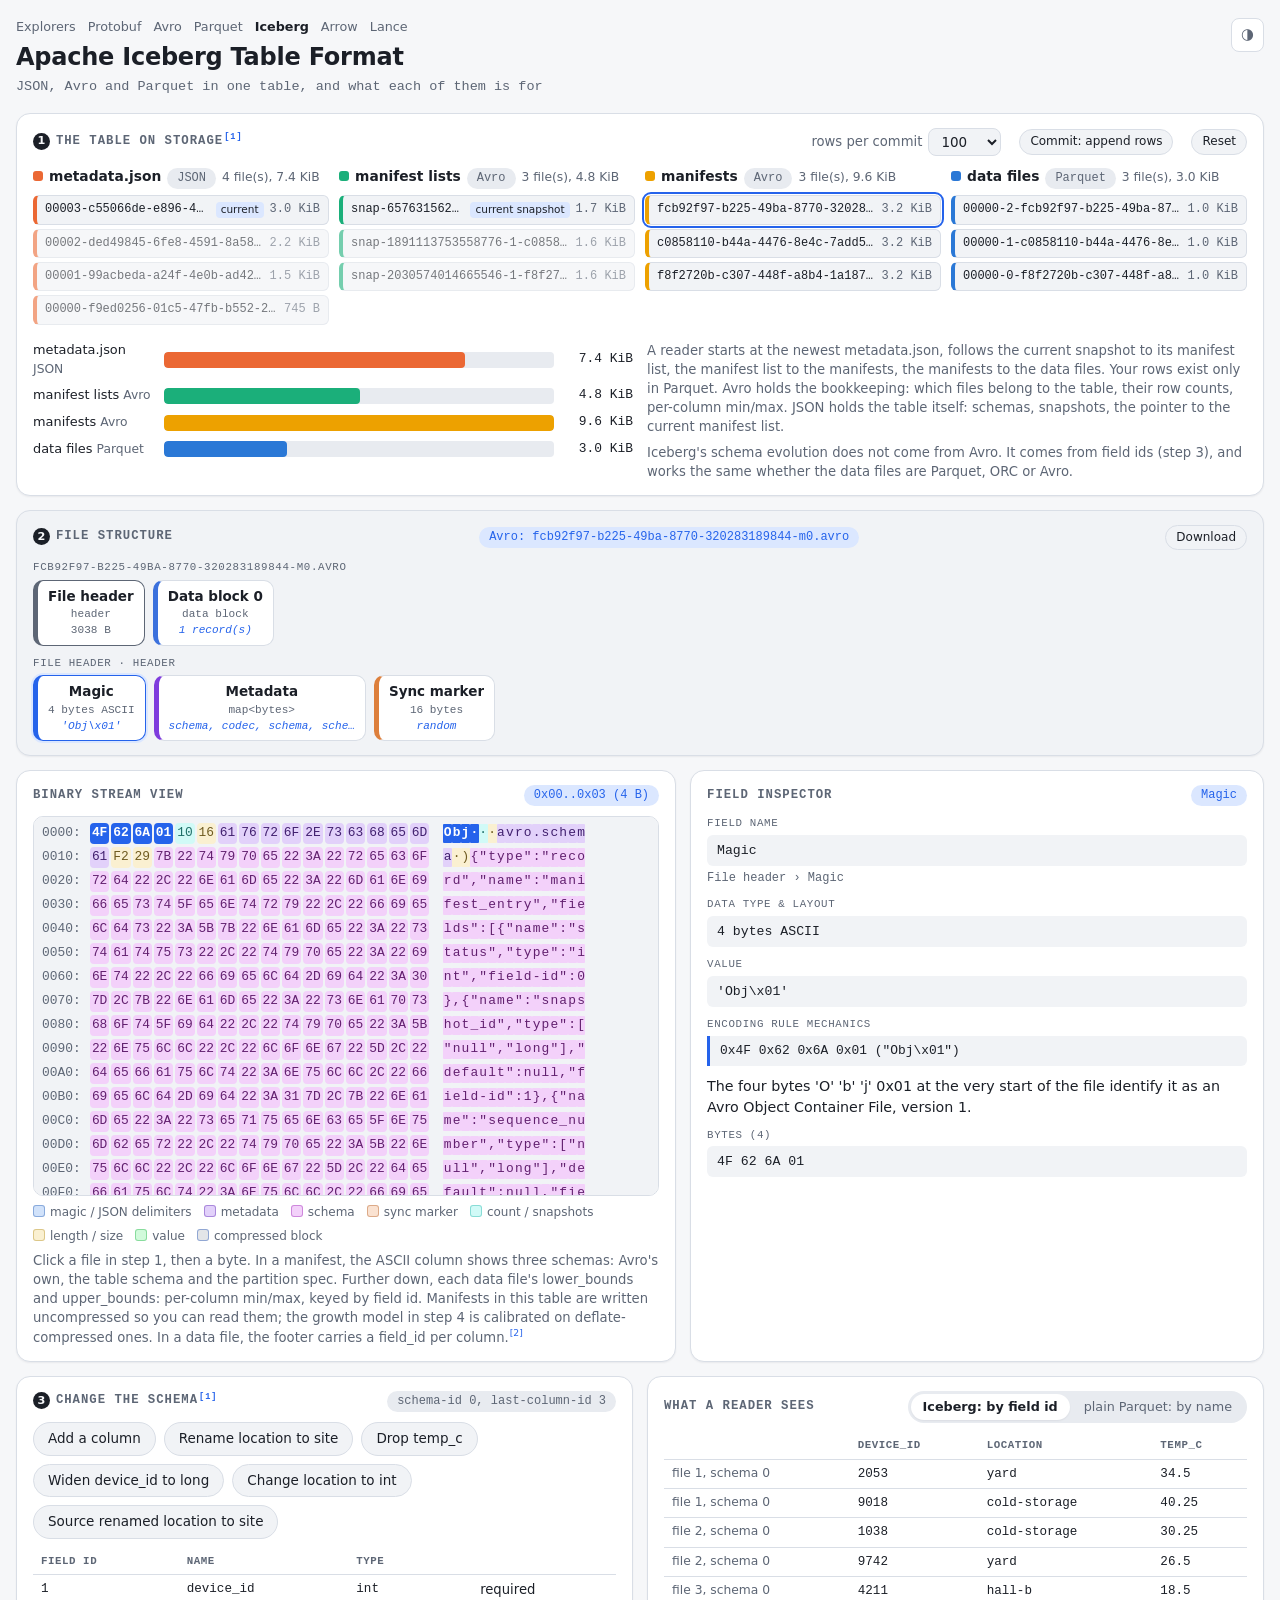
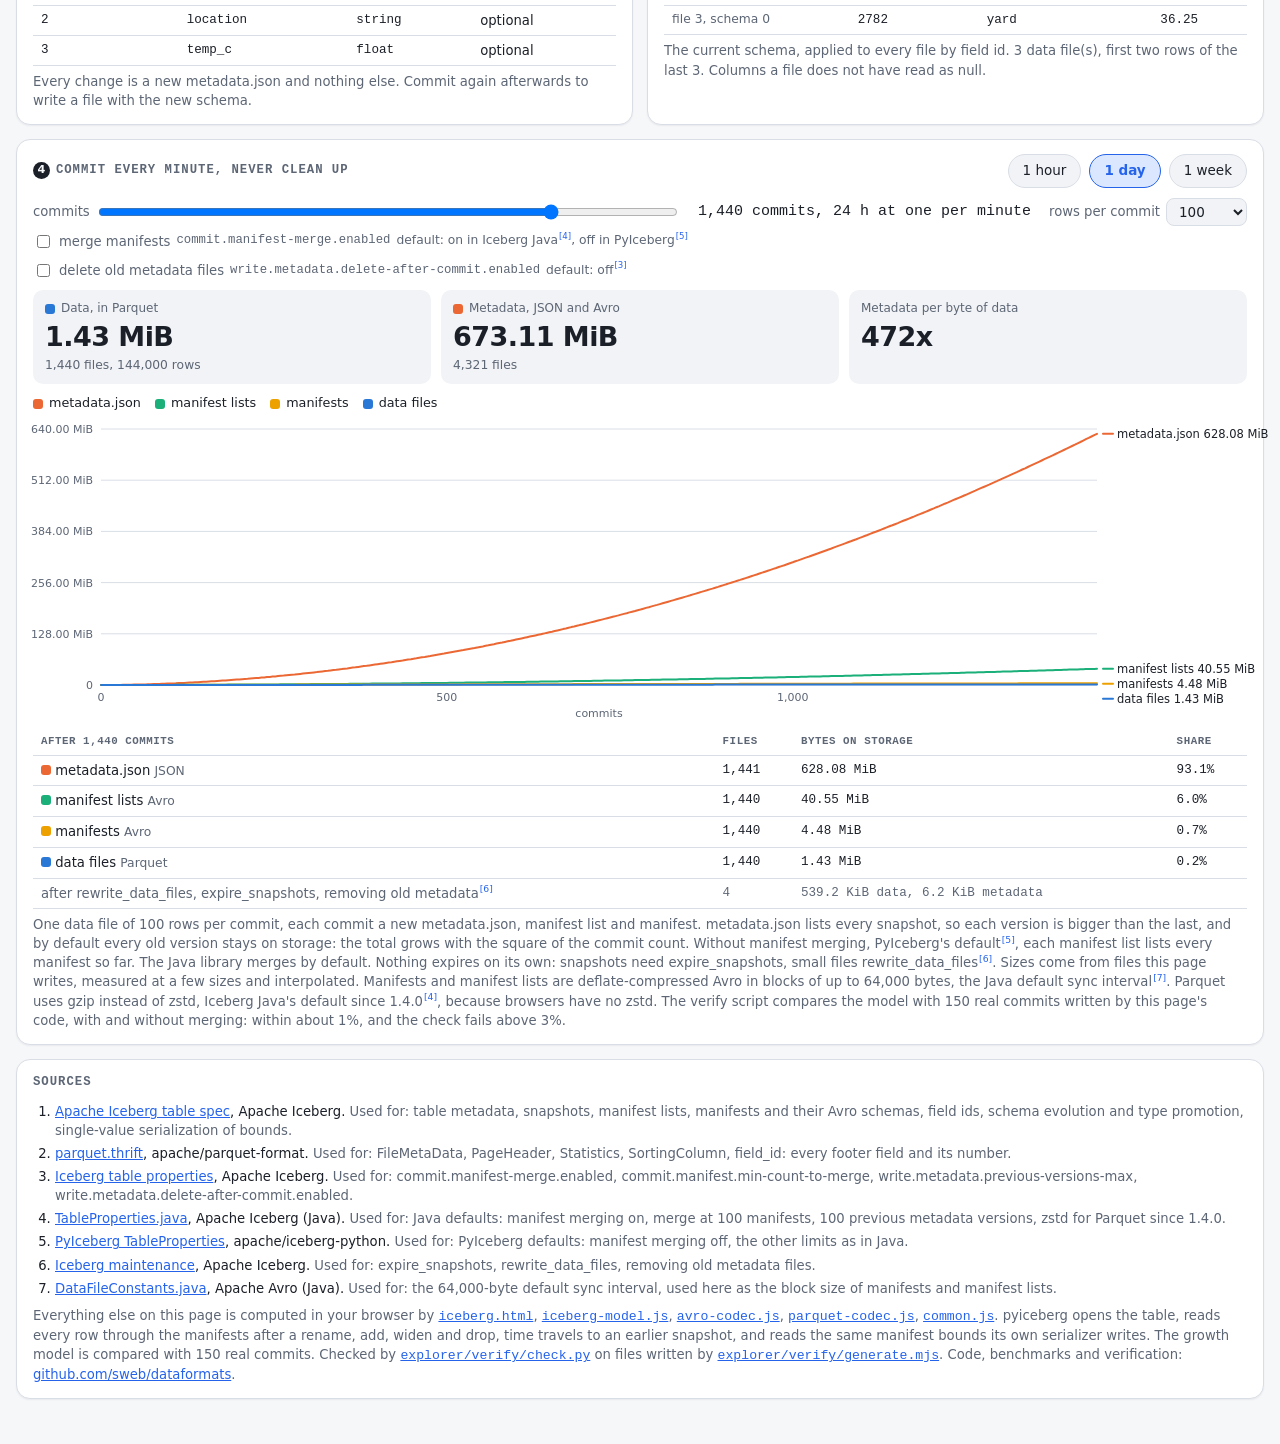
<file: explorer/iceberg.html>
<!doctype html>
<html lang="en">
<head>
<meta charset="utf-8">
<meta name="viewport" content="width=device-width, initial-scale=1">
<title>Iceberg Table Explorer</title>
<link rel="stylesheet" href="ui.css">
<style>
  :root {
    --c-data: #2a78d6;
    --c-meta: #eb6834;
    --c-list: #1baf7a;
    --c-manifest: #eda100;
  }
  @media (prefers-color-scheme: dark) {
    :root:not([data-theme="light"]) {
      --c-data: #3987e5;
      --c-meta: #d95926;
      --c-list: #199e70;
      --c-manifest: #c98500;
    }
  }
  :root[data-theme="dark"] {
    --c-data: #3987e5;
    --c-meta: #d95926;
    --c-list: #199e70;
    --c-manifest: #c98500;
  }
  .layers { display: grid; grid-template-columns: repeat(4, minmax(0, 1fr)); gap: 10px; }
  @media (max-width: 980px) { .layers { grid-template-columns: minmax(0, 1fr) minmax(0, 1fr); } }
  .layer-h { display: flex; align-items: baseline; gap: 6px; flex-wrap: wrap; margin-bottom: 6px; }
  .layer-h b { font-size: 0.92rem; }
  .sw { display: inline-block; width: 10px; height: 10px; border-radius: 3px; background: var(--c); flex: none; }
  .lfile { display: flex; align-items: center; gap: 6px; width: 100%; text-align: left; padding: 5px 8px; margin: 0 0 4px; border: 1px solid var(--border); border-left: 4px solid var(--c); border-radius: 6px; background: var(--panel-2); color: var(--text); font: inherit; font-size: 0.8rem; cursor: pointer; }
  .lfile .nm { font-family: var(--mono); overflow: hidden; text-overflow: ellipsis; white-space: nowrap; flex: 1; min-width: 0; }
  .lfile .sz { font-family: var(--mono); color: var(--muted); flex: none; }
  .lfile.hist { opacity: 0.6; }
  .lfile.sel { outline: 2px solid var(--accent); outline-offset: 1px; opacity: 1; }
  .lfile .tag { font-size: 0.7rem; padding: 0 5px; border-radius: 4px; background: var(--accent-soft); color: var(--text); flex: none; }
  .more { font-size: 0.78rem; color: var(--muted); padding: 2px 8px; }
  .kpis { display: grid; grid-template-columns: repeat(3, minmax(0, 1fr)); gap: 10px; margin: 10px 0; }
  @media (max-width: 700px) { .kpis { grid-template-columns: minmax(0, 1fr); } }
  .kpi { background: var(--panel-2); border-radius: 10px; padding: 10px 12px; }
  .kpi .lbl { font-size: 0.8rem; color: var(--muted); display: flex; align-items: center; gap: 6px; }
  .chart-wrap { position: relative; }
  .chart-wrap svg { display: block; width: 100%; height: auto; overflow: visible; }
  .chart-wrap .grid-line { stroke: var(--border); stroke-width: 1; }
  .chart-wrap .axis-text { fill: var(--muted); font-size: 11px; font-family: var(--sans); }
  .chart-wrap .end-label { fill: var(--text); font-size: 11.5px; font-family: var(--sans); }
  .chart-wrap .cross { stroke: var(--muted); stroke-width: 1; stroke-dasharray: 3 3; }
  .tip { position: absolute; pointer-events: none; background: var(--panel); border: 1px solid var(--border); border-radius: 8px; padding: 8px 10px; font-size: 0.8rem; box-shadow: 0 4px 14px rgba(0, 0, 0, 0.12); min-width: 190px; z-index: 5; }
  .tip .row { display: flex; align-items: center; gap: 6px; justify-content: space-between; }
  .tip .row span:first-child { display: flex; align-items: center; gap: 6px; }
  .legend-row { display: flex; gap: 14px; flex-wrap: wrap; font-size: 0.85rem; margin: 4px 0 6px; }
  .legend-row span { display: flex; align-items: center; gap: 6px; }
  td.silent { background: var(--warn-soft); }
  td.nul { color: var(--muted); }
  tr.added td { background: var(--ok-soft); }
  tr.changed td { background: var(--accent-soft); }
  .range { width: 100%; }
</style>
</head>
<body>
<div class="page">
  <header class="top">
    <div>
      <div class="nav"><a href="index.html">Explorers</a><a href="protobuf.html">Protobuf</a><a href="avro.html">Avro</a><a href="parquet.html">Parquet</a><a class="cur" href="iceberg.html">Iceberg</a><a href="arrow.html">Arrow</a><a href="lance.html">Lance</a></div>
      <h1>Apache Iceberg Table Format</h1>
      <p class="sub">JSON, Avro and Parquet in one table, and what each of them is for</p>
    </div>
    <div class="right-tools">
      <button class="icon" id="theme" title="Toggle light / dark">&#9681;</button>
    </div>
  </header>

  <section class="card" style="margin-bottom:14px">
    <div class="card-h">
      <h3><span class="step">1</span>The table on storage<sup data-cite="iceberg-spec"></sup></h3>
      <div class="controls">
        <label class="ctl">rows per commit <select id="rows"><option>5</option><option selected>100</option><option>1000</option></select></label>
        <button class="btn small" id="commit">Commit: append rows</button>
        <button class="btn small" id="reset">Reset</button>
      </div>
    </div>
    <div class="layers" id="layers"></div>
    <div class="grid g2" style="margin:12px 0 0">
      <div><div id="sizes"></div></div>
      <div>
        <p class="note" style="margin-top:0">A reader starts at the newest metadata.json, follows the current snapshot to its manifest list, the manifest list to the manifests, the manifests to the data files. Your rows exist only in Parquet. Avro holds the bookkeeping: which files belong to the table, their row counts, per-column min/max. JSON holds the table itself: schemas, snapshots, the pointer to the current manifest list.</p>
        <p class="note">Iceberg's schema evolution does not come from Avro. It comes from field ids (step 3), and works the same whether the data files are Parquet, ORC or Avro.</p>
      </div>
    </div>
  </section>

  <section class="card structure" style="margin-bottom:14px">
    <div class="card-h"><h3><span class="step">2</span>File structure</h3><span class="chip" id="fileChip"></span><button class="btn small" id="dl">Download</button></div>
    <div id="structure"></div>
  </section>

  <section class="grid g-hex">
    <div class="card">
      <div class="card-h"><h3>Binary stream view</h3><span class="chip" id="range"></span></div>
      <div id="hex"></div>
      <div class="legend" id="legend"></div>
      <p class="note">Click a file in step 1, then a byte. In a manifest, the ASCII column shows three schemas: Avro's own, the table schema and the partition spec. Further down, each data file's lower_bounds and upper_bounds: per-column min/max, keyed by field id. Manifests in this table are written uncompressed so you can read them; the growth model in step 4 is calibrated on deflate-compressed ones. In a data file, the footer carries a field_id per column.<sup data-cite="parquet-thrift"></sup></p>
    </div>
    <div class="card insp">
      <div class="card-h"><h3>Field inspector</h3><span class="chip" id="selname"></span></div>
      <div id="inspector"></div>
    </div>
  </section>

  <section class="grid g2">
    <div class="card">
      <div class="card-h"><h3><span class="step">3</span>Change the schema<sup data-cite="iceberg-spec"></sup></h3><span class="chip muted" id="schemaChip"></span></div>
      <div class="pills" id="ops" style="margin-bottom:10px"></div>
      <table class="t" id="schemaTable"></table>
      <div id="opNote" class="callout hidden"></div>
      <p class="note">Every change is a new metadata.json and nothing else. Commit again afterwards to write a file with the new schema.</p>
    </div>
    <div class="card">
      <div class="card-h"><h3>What a reader sees</h3><div id="readTabs"></div></div>
      <div style="overflow-x:auto"><table class="t" id="readTable"></table></div>
      <p class="note" id="readNote"></p>
    </div>
  </section>

  <section class="card">
    <div class="card-h"><h3><span class="step">4</span>Commit every minute, never clean up</h3><div class="pills" id="presets"></div></div>
    <div class="controls" style="margin-bottom:6px">
      <label class="ctl" style="flex:1;min-width:220px">commits <input type="range" class="range" id="ncommits" min="0" max="1000" value="790"></label>
      <span class="mono" id="nlabel"></span>
      <label class="ctl">rows per commit <select id="growRows"><option>10</option><option selected>100</option><option>1000</option><option>10000</option></select></label>
    </div>
    <div class="controls" style="margin-bottom:6px">
      <label class="ctl"><input type="checkbox" id="merge"> merge manifests <span class="mono small">commit.manifest-merge.enabled</span> <span class="small muted">default: on in Iceberg Java<sup data-cite="iceberg-java-defaults"></sup>, off in PyIceberg<sup data-cite="pyiceberg-defaults"></sup></span></label>
      <label class="ctl"><input type="checkbox" id="delmeta"> delete old metadata files <span class="mono small">write.metadata.delete-after-commit.enabled</span> <span class="small muted">default: off<sup data-cite="iceberg-config"></sup></span></label>
    </div>
    <div class="kpis" id="kpis"></div>
    <div class="legend-row" id="chartLegend"></div>
    <div class="chart-wrap" id="chart"></div>
    <div style="overflow-x:auto;margin-top:10px"><table class="t" id="growTable"></table></div>
    <p class="note" id="growNote"></p>
  </section>

  <section class="card sources" id="sources"></section>
</div>

<script src="common.js"></script>
<script src="sources.js"></script>
<script src="avro-codec.js"></script>
<script src="parquet-codec.js"></script>
<script src="iceberg-model.js"></script>
<script src="ui.js"></script>
<script>
"use strict";
const { IB, UI } = DF;
const $ = (id) => document.getElementById(id);
const fmtB = (v) => DF.fmtBytes(Math.round(v));
const cite = UI.sources($("sources"), ["iceberg-spec", "parquet-thrift", "iceberg-config", "iceberg-java-defaults", "pyiceberg-defaults", "iceberg-maintenance", "avro-java-sync"], {
  code: ["iceberg.html", "iceberg-model.js", "avro-codec.js", "parquet-codec.js", "common.js"],
  verified: "pyiceberg opens the table, reads every row through the manifests after a rename, add, widen and drop, time travels to an earlier snapshot, and reads the same manifest bounds its own serializer writes. The growth model is compared with 150 real commits.",
});

const KINDS = [
  { key: "metadata", label: "metadata.json", format: "JSON", color: "var(--c-meta)" },
  { key: "list", label: "manifest lists", format: "Avro", color: "var(--c-list)" },
  { key: "manifest", label: "manifests", format: "Avro", color: "var(--c-manifest)" },
  { key: "data", label: "data files", format: "Parquet", color: "var(--c-data)" },
];
const kindOf = (k) => KINDS.find((x) => x.key === k);

const explorer = new UI.Explorer({ structure: $("structure"), hex: $("hex"), inspector: $("inspector"), chip: $("range"), chipName: $("selname") });
UI.legend($("legend"), [["magic", "magic / JSON delimiters"], ["meta", "metadata"], ["schema", "schema"], ["sync", "sync marker"], ["count", "count / snapshots"], ["length", "length / size"], ["value", "value"], ["compressed", "compressed block"]]);
UI.themeToggle($("theme"));

const state = { t: null, selected: null, readMode: "id", prevSchema: null, busy: false };

async function reset() {
  state.t = IB.create({ manifestCodec: "null" });
  state.prevSchema = null;
  for (let i = 0; i < 3; i++) await IB.append(state.t, IB.readings(state.t, Number($("rows").value)));
  state.selected = null;
  $("opNote").classList.add("hidden");
  refresh();
}

function currentChain(t) {
  const meta = t.files.filter((f) => f.kind === "metadata").pop();
  const snap = IB.currentSnapshot(t);
  const list = snap ? t.files.find((f) => f.kind === "list" && f.path === snap["manifest-list"]) : null;
  const manifests = new Set(t.manifests.map((m) => m.manifest_path));
  return { meta, list, manifests };
}

function renderLayers() {
  const t = state.t;
  const chain = currentChain(t);
  const MAX = 6;
  $("layers").innerHTML = "";
  for (const k of KINDS) {
    const files = t.files.filter((f) => f.kind === k.key).slice().reverse();
    const total = files.reduce((s, f) => s + f.bytes.length, 0);
    const col = UI.el("div", { class: "layer" });
    col.style.setProperty("--c", k.color);
    col.innerHTML = `<div class="layer-h"><span class="sw"></span><b>${k.label}</b><span class="chip muted">${k.format}</span><span class="small muted">${files.length} file(s), ${fmtB(total)}</span></div>`;
    for (const f of files.slice(0, MAX)) {
      const isCur = f === chain.meta || f === chain.list || (k.key === "manifest" && chain.manifests.has(f.path)) || k.key === "data";
      const tag = f === chain.meta ? "current" : f === chain.list ? "current snapshot" : "";
      const b = UI.el("button", { class: `lfile${isCur ? "" : " hist"}${state.selected === f ? " sel" : ""}`, type: "button", title: f.path });
      b.style.setProperty("--c", k.color);
      b.innerHTML = `<span class="nm">${UI.esc(f.name)}</span>${tag ? `<span class="tag">${tag}</span>` : ""}<span class="sz">${fmtB(f.bytes.length)}</span>`;
      b.addEventListener("click", () => selectFile(f));
      col.append(b);
    }
    if (files.length > MAX) col.append(UI.el("div", { class: "more" }, `+ ${files.length - MAX} older`));
    $("layers").append(col);
  }
  const tot = IB.totals(t);
  const max = Math.max(...KINDS.map((k) => tot[k.key].bytes), 1);
  $("sizes").innerHTML = `<div class="sizebars">${KINDS.map((k) => `<div class="sizebar"><span>${k.label} <span class="small muted">${k.format}</span></span><div class="bar"><div style="width:${(tot[k.key].bytes / max) * 100}%;background:${k.color}"></div></div><span class="n">${fmtB(tot[k.key].bytes)}</span></div>`).join("")}</div>`;
}

function selectFile(f) {
  state.selected = f;
  explorer.load(f.built, false);
  $("fileChip").textContent = `${f.format}: ${f.name}`;
  renderLayers();
}

function refresh() {
  renderLayers();
  if (!state.selected || !state.t.files.includes(state.selected)) {
    selectFile(state.t.files.filter((f) => f.kind === "manifest").pop());
  }
  renderSchema();
  renderRead();
}

function fieldByName(t, name) {
  return IB.schemaOf(t).fields.find((f) => f.name === name);
}

function freeName(t, base) {
  let name = base;
  for (let i = 2; fieldByName(t, name); i++) name = `${base}_${i}`;
  return name;
}

const OPS = [
  ["add", "Add a column", (t) => {
    const name = freeName(t, "firmware");
    const r = IB.evolve(t, { kind: "add", name, type: "string" });
    const id = t.lastColumnId;
    return [r, "ok", `Added <code>${name}</code> with the new id ${id}. No data file was touched. Files written before have no column with id ${id}, so a reader returns null for them.`];
  }],
  ["rename", "Rename location to site", (t) => {
    const f = IB.schemaOf(t).fields.find((x) => x.id === 2);
    if (!f) return [{ ok: false, reason: "field id 2 was dropped. Reset to try this again" }];
    const name = f.name === "site" ? "location" : "site";
    const r = IB.evolve(t, { kind: "rename", id: 2, name });
    return [r, "ok", `Renamed id 2 from <code>${f.name === "site" ? "site" : "location"}</code> to <code>${name}</code>. Only metadata.json changed. The old Parquet footers still say the old name, and it does not matter: the reader asks for field_id 2. Switch the reader to "by name" to see what happens without ids.`];
  }],
  ["drop", "Drop temp_c", (t) => {
    const f = fieldByName(t, "temp_c");
    if (!f) return [{ ok: false, reason: "there is no temp_c any more" }];
    const r = IB.evolve(t, { kind: "drop", id: f.id });
    return [r, "ok", `Dropped <code>temp_c</code> (id ${f.id}). Its bytes stay in the old files until they are rewritten, readers just never ask for id ${f.id} again. A new column called temp_c would get a new id and would not see the old values.`];
  }],
  ["widen", "Widen device_id to long", (t) => {
    const f = IB.schemaOf(t).fields.find((x) => x.id === 1);
    if (f.type === "long") return [{ ok: false, reason: "device_id is already a long" }];
    const r = IB.evolve(t, { kind: "retype", id: 1, type: "long" });
    return [r, "ok", "device_id is now a long. Old files still store INT32, readers widen on read. Allowed promotions: int to long, float to double, decimal to a higher precision."];
  }],
  ["retype", "Change location to int", (t) => {
    const f = IB.schemaOf(t).fields.find((x) => x.id === 2);
    if (!f) return [{ ok: false, reason: "field id 2 was dropped. Reset to try this again" }];
    const r = IB.evolve(t, { kind: "retype", id: 2, type: "int" });
    return [r, "bad", ""];
  }],
  ["upstream", "Source renamed location to site", (t) => {
    const f = fieldByName(t, "location");
    if (!f) return [{ ok: false, reason: "there is no column called location. Reset to try this again" }];
    IB.evolve(t, { kind: "drop", id: f.id });
    const name = freeName(t, "site");
    const r = IB.evolve(t, { kind: "add", name, type: "string" });
    return [r, "warn", `The source system renamed the field. The pipeline sees <code>location</code> disappear and <code>${name}</code> appear, so it drops one and adds the other. <code>${name}</code> gets the new id ${t.lastColumnId}, and nothing connects it to id ${f.id}: every old row reads <b>null</b>. Field ids protect renames made with ALTER TABLE, not renames that happen upstream.`];
  }],
];

for (const [key, label, fn] of OPS) {
  const b = UI.el("button", { class: "pill", type: "button" }, label);
  b.addEventListener("click", () => {
    const t = state.t;
    const before = IB.schemaOf(t);
    const metaBefore = t.files.filter((f) => f.kind === "metadata").length;
    const [r, cls, msg] = fn(t);
    const note = $("opNote");
    note.classList.remove("hidden");
    if (!r.ok) {
      note.className = "callout bad";
      note.innerHTML = `<b>Rejected:</b> ${UI.esc(r.reason)}.${key === "retype" ? " A change that loses information needs a new column and a backfill. That is a decision for you, not a feature of the format." : ""}`;
      return;
    }
    state.prevSchema = before;
    const newMeta = t.files.filter((f) => f.kind === "metadata").slice(metaBefore);
    const metaBytes = newMeta.reduce((s, f) => s + f.bytes.length, 0);
    note.className = `callout ${cls}`;
    note.innerHTML = `${msg}<br><span class="small">Data bytes rewritten: <b>0</b>. Written: ${newMeta.length} metadata.json, ${fmtB(metaBytes)}.</span>`;
    state.selected = newMeta[newMeta.length - 1];
    refresh();
    selectFile(state.selected);
  });
  $("ops").append(b);
}

function renderSchema() {
  const t = state.t;
  const s = IB.schemaOf(t);
  const prev = state.prevSchema;
  $("schemaChip").textContent = `schema-id ${s.schemaId}, last-column-id ${t.lastColumnId}`;
  const rows = s.fields.map((f) => {
    const old = prev?.fields.find((x) => x.id === f.id);
    const cls = prev && !old ? "added" : old && (old.name !== f.name || old.type !== f.type) ? "changed" : "";
    return `<tr class="${cls}"><td class="mono">${f.id}</td><td class="mono">${UI.esc(f.name)}</td><td class="mono">${f.type}</td><td>${f.required ? "required" : "optional"}</td></tr>`;
  });
  const dropped = prev ? prev.fields.filter((f) => !s.fields.some((x) => x.id === f.id)) : [];
  $("schemaTable").innerHTML = `<tr><th>field id</th><th>name</th><th>type</th><th></th></tr>` + rows.join("") +
    dropped.map((f) => `<tr><td class="mono muted">${f.id}</td><td class="mono muted"><s>${UI.esc(f.name)}</s></td><td class="muted">dropped</td><td></td></tr>`).join("");
}

UI.tabs($("readTabs"), [["id", "Iceberg: by field id"], ["name", "plain Parquet: by name"]], (m) => {
  state.readMode = m;
  renderRead();
}, "id");

function cell(v) {
  if (v === null || v === undefined) return { html: "null", cls: "nul" };
  return { html: UI.esc(String(v)), cls: "" };
}

function renderRead() {
  const t = state.t;
  const byId = IB.scan(t);
  const byName = IB.scan(t, { byName: true });
  const shown = state.readMode === "id" ? byId : byName;
  const files = t.dataFiles;
  const firstIdx = Math.max(0, files.length - 5);
  let silent = 0;
  const body = [];
  shown.rows.forEach((r, i) => {
    if (r.file < firstIdx) return;
    const fileRows = shown.rows.filter((x) => x.file === r.file);
    if (fileRows.indexOf(r) >= 2) return;
    const tds = r.values.map((v, j) => {
      const c = cell(v);
      const lost = state.readMode === "name" && v === null && byId.rows[i].values[j] !== null;
      if (lost) silent++;
      return `<td class="mono ${c.cls}${lost ? " silent" : ""}">${c.html}</td>`;
    });
    body.push(`<tr><td class="small muted">file ${r.file + 1}, schema ${files[r.file].schemaId}</td>${tds.join("")}</tr>`);
  });
  $("readTable").innerHTML = `<tr><th></th>${shown.fields.map((f) => `<th class="mono">${UI.esc(f.name)}</th>`).join("")}</tr>` + body.join("");
  const allLost = byName.rows.reduce((s, r, i) => s + r.values.filter((v, j) => v === null && byId.rows[i].values[j] !== null).length, 0);
  $("readNote").innerHTML = state.readMode === "id"
    ? `The current schema, applied to every file by field id. ${files.length} data file(s), first two rows of the last ${Math.min(5, files.length)}. Columns a file does not have read as null.`
    : allLost
      ? `<b>${allLost} value(s) silently null</b> across all files: the old files hold them under a name the current schema no longer uses. No error, no warning.`
      : "Matching by name gives the same result here. Rename a column to see the difference.";
}

$("commit").addEventListener("click", async () => {
  if (state.busy) return;
  state.busy = true;
  await IB.append(state.t, IB.readings(state.t, Number($("rows").value)));
  state.busy = false;
  state.selected = state.t.files.filter((f) => f.kind === "metadata").pop();
  refresh();
  selectFile(state.selected);
});
$("reset").addEventListener("click", reset);
$("dl").addEventListener("click", () => state.selected && UI.download(state.selected.bytes, state.selected.name));

const MAX_COMMITS = 10080;
const grow = { cal: new Map(), series: null, n: 1440 };

function commitsFromSlider() {
  const v = Number($("ncommits").value) / 1000;
  return Math.max(1, Math.round(Math.pow(MAX_COMMITS, v)));
}

function sliderFor(n) {
  return Math.round((Math.log(n) / Math.log(MAX_COMMITS)) * 1000);
}

function duration(n) {
  if (n < 120) return `${n} min`;
  if (n < 2880) return `${(n / 60).toFixed(n < 600 ? 1 : 0)} h`;
  return `${(n / 1440).toFixed(1)} days`;
}

const PRESETS = [["1 hour", 60], ["1 day", 1440], ["1 week", 10080]];
const presetPills = PRESETS.map(([label, n]) => {
  const b = UI.el("button", { class: "pill", type: "button" }, label);
  b.addEventListener("click", () => {
    grow.n = n;
    $("ncommits").value = sliderFor(n);
    updateGrowth();
  });
  $("presets").append(b);
  return [n, b];
});

async function calibration(rows) {
  if (!grow.cal.has(rows)) grow.cal.set(rows, await IB.calibrate({ rowsPerCommit: rows, maxCommits: MAX_COMMITS }));
  return grow.cal.get(rows);
}

let growGen = 0;
async function updateGrowth() {
  const gen = ++growGen;
  const n = grow.n;
  const rows = Number($("growRows").value);
  $("nlabel").textContent = `${n.toLocaleString("en")} commits, ${duration(n)} at one per minute`;
  presetPills.forEach(([p, b]) => b.classList.toggle("on", p === n));
  const cal = await calibration(rows);
  if (gen !== growGen) return;
  const series = IB.growth(cal, { commits: n, merge: $("merge").checked, deleteAfterCommit: $("delmeta").checked });
  const after = await IB.maintained(cal, rows * n);
  if (gen !== growGen) return;
  grow.series = series;
  const last = series[series.length - 1];
  const meta = last.metadata + last.list + last.manifest;
  const metaFiles = last.files.metadata + last.files.list + last.files.manifest;
  $("kpis").innerHTML = [
    ["Data, in Parquet", fmtB(last.data), `${last.files.data.toLocaleString("en")} files, ${(rows * n).toLocaleString("en")} rows`, "var(--c-data)"],
    ["Metadata, JSON and Avro", fmtB(meta), `${metaFiles.toLocaleString("en")} files`, "var(--c-meta)"],
    ["Metadata per byte of data", `${(meta / last.data).toFixed(meta / last.data < 10 ? 1 : 0)}x`, "", ""],
  ].map(([lbl, v, sub, c]) => `<div class="kpi"><div class="lbl">${c ? `<span class="sw" style="--c:${c}"></span>` : ""}${lbl}</div><div class="big-num">${v}</div><div class="small muted">${sub}</div></div>`).join("");
  const order = ["metadata", "list", "manifest", "data"];
  $("growTable").innerHTML = `<tr><th>after ${n.toLocaleString("en")} commits</th><th>files</th><th>bytes on storage</th><th>share</th></tr>` +
    order.map((k) => {
      const total = last.data + meta;
      return `<tr><td><span class="sw" style="--c:${kindOf(k).color}"></span> ${kindOf(k).label} <span class="small muted">${kindOf(k).format}</span></td><td class="mono">${last.files[k].toLocaleString("en")}</td><td class="mono">${fmtB(last[k])}</td><td class="mono">${((last[k] / total) * 100).toFixed(1)}%</td></tr>`;
    }).join("") +
    `<tr><td class="muted">after rewrite_data_files, expire_snapshots, removing old metadata${cite("iceberg-maintenance")}</td><td class="mono muted">4</td><td class="mono muted">${fmtB(after.data)} data, ${fmtB(after.metadata)} metadata</td><td></td></tr>`;
  $("growNote").innerHTML = `One data file of ${rows.toLocaleString("en")} rows per commit, each commit a new metadata.json, manifest list and manifest. metadata.json lists every snapshot, so each version is bigger than the last, and by default every old version stays on storage: the total grows with the square of the commit count. ` +
    `${$("merge").checked
      ? `With manifest merging, every 100th commit rewrites one manifest listing all files, which keeps the manifest lists short. That is the Java library's default: merge once commit.manifest.min-count-to-merge (100) manifests are listed${cite("iceberg-java-defaults")}. `
      : `Without manifest merging, PyIceberg's default${cite("pyiceberg-defaults")}, each manifest list lists every manifest so far. The Java library merges by default. `}` +
    `Nothing expires on its own: snapshots need expire_snapshots, small files rewrite_data_files${cite("iceberg-maintenance")}. ` +
    `<span class="muted">Sizes come from files this page writes, measured at a few sizes and interpolated. Manifests and manifest lists are deflate-compressed Avro in blocks of up to 64,000 bytes, the Java default sync interval${cite("avro-java-sync")}. Parquet uses gzip instead of zstd, Iceberg Java's default since 1.4.0${cite("iceberg-java-defaults")}, because browsers have no zstd. The verify script compares the model with 150 real commits written by this page's code, with and without merging: within about 1%, and the check fails above 3%.</span>`;
  drawChart();
}

const SERIES = [
  { key: "metadata", label: "metadata.json", color: "var(--c-meta)" },
  { key: "list", label: "manifest lists", color: "var(--c-list)" },
  { key: "manifest", label: "manifests", color: "var(--c-manifest)" },
  { key: "data", label: "data files", color: "var(--c-data)" },
];
$("chartLegend").innerHTML = SERIES.map((s) => `<span><span class="sw" style="--c:${s.color}"></span>${s.label}</span>`).join("");

function niceStep(max, ticks) {
  const raw = max / ticks;
  const mag = Math.pow(2, Math.floor(Math.log2(raw)));
  for (const m of [1, 2, 4, 8]) if (mag * m >= raw) return mag * m;
  return mag * 8;
}

function drawChart() {
  const series = grow.series;
  const box = $("chart");
  const W = Math.max(320, box.clientWidth);
  const H = 300;
  const m = { l: 68, r: 150, t: 10, b: 34 };
  const n = series[series.length - 1].n;
  const ymax = Math.max(...SERIES.map((s) => series[series.length - 1][s.key]), 1);
  const ystep = niceStep(ymax, 5);
  const ytop = Math.ceil(ymax / ystep) * ystep;
  const x = (v) => m.l + (v / Math.max(1, n)) * (W - m.l - m.r);
  const y = (v) => H - m.b - (v / ytop) * (H - m.t - m.b);
  const parts = [];
  for (let v = 0; v <= ytop + 1e-9; v += ystep) {
    parts.push(`<line class="grid-line" x1="${m.l}" x2="${W - m.r}" y1="${y(v)}" y2="${y(v)}"/>`);
    parts.push(`<text class="axis-text" x="${m.l - 8}" y="${y(v) + 4}" text-anchor="end">${v ? fmtB(v) : "0"}</text>`);
  }
  const xstep = niceDecimal(n / 5);
  for (let v = 0; v <= n; v += xstep) parts.push(`<text class="axis-text" x="${x(v)}" y="${H - m.b + 16}" text-anchor="middle">${v.toLocaleString("en")}</text>`);
  parts.push(`<text class="axis-text" x="${(m.l + W - m.r) / 2}" y="${H - 2}" text-anchor="middle">commits</text>`);
  for (const s of SERIES) {
    const d = series.map((p, i) => `${i ? "L" : "M"}${x(p.n).toFixed(1)},${y(p[s.key]).toFixed(1)}`).join("");
    parts.push(`<path d="${d}" fill="none" stroke="${s.color}" stroke-width="2" stroke-linejoin="round" stroke-linecap="round"/>`);
  }
  const last = series[series.length - 1];
  const labels = SERIES.map((s) => ({ s, y: y(last[s.key]) })).sort((a, b) => a.y - b.y);
  for (let i = 1; i < labels.length; i++) labels[i].y = Math.max(labels[i].y, labels[i - 1].y + 15);
  for (let i = labels.length - 2; i >= 0; i--) labels[i].y = Math.min(labels[i].y, labels[i + 1].y - 15);
  for (const l of labels) {
    parts.push(`<line x1="${W - m.r + 6}" x2="${W - m.r + 16}" y1="${l.y}" y2="${l.y}" stroke="${l.s.color}" stroke-width="2" stroke-linecap="round"/>`);
    parts.push(`<text class="end-label" x="${W - m.r + 20}" y="${l.y + 4}">${l.s.label} ${fmtB(last[l.s.key])}</text>`);
  }
  parts.push(`<g id="hoverLayer"></g><rect id="hit" x="${m.l}" y="${m.t}" width="${W - m.l - m.r}" height="${H - m.t - m.b}" fill="transparent"/>`);
  box.innerHTML = `<svg viewBox="0 0 ${W} ${H}" role="img" aria-label="Cumulative bytes on storage per file kind over ${n} commits">${parts.join("")}</svg><div class="tip hidden" id="tip"></div>`;
  const hit = box.querySelector("#hit");
  const layer = box.querySelector("#hoverLayer");
  const tip = box.querySelector("#tip");
  const svg = box.querySelector("svg");
  hit.addEventListener("mousemove", (ev) => {
    const rect = svg.getBoundingClientRect();
    const px = ((ev.clientX - rect.left) / rect.width) * W;
    const target = ((px - m.l) / (W - m.l - m.r)) * n;
    let p = series[0];
    for (const q of series) if (Math.abs(q.n - target) < Math.abs(p.n - target)) p = q;
    layer.innerHTML = `<line class="cross" x1="${x(p.n)}" x2="${x(p.n)}" y1="${m.t}" y2="${H - m.b}"/>` +
      SERIES.map((s) => `<circle cx="${x(p.n)}" cy="${y(p[s.key])}" r="4" fill="${s.color}" stroke="var(--panel)" stroke-width="2"/>`).join("");
    tip.classList.remove("hidden");
    tip.innerHTML = `<div class="small muted" style="margin-bottom:4px">${p.n.toLocaleString("en")} commits, ${duration(Math.max(1, p.n))}</div>` +
      SERIES.map((s) => `<div class="row"><span><span class="sw" style="--c:${s.color}"></span>${s.label}</span><span class="mono">${fmtB(p[s.key])}</span></div>`).join("");
    const left = (x(p.n) / W) * rect.width;
    tip.style.left = `${Math.min(left + 12, rect.width - tip.offsetWidth - 4)}px`;
    tip.style.top = "12px";
  });
  hit.addEventListener("mouseleave", () => {
    layer.innerHTML = "";
    tip.classList.add("hidden");
  });
}

function niceDecimal(raw) {
  const mag = Math.pow(10, Math.floor(Math.log10(Math.max(1, raw))));
  for (const m of [1, 2, 5, 10]) if (mag * m >= raw) return Math.max(1, mag * m);
  return mag * 10;
}

$("ncommits").addEventListener("input", UI.debounce(() => {
  grow.n = commitsFromSlider();
  updateGrowth();
}, 60));
$("growRows").addEventListener("change", updateGrowth);
$("merge").addEventListener("change", updateGrowth);
$("delmeta").addEventListener("change", updateGrowth);
window.addEventListener("resize", UI.debounce(() => grow.series && drawChart(), 150));

$("ncommits").value = sliderFor(1440);
reset().then(updateGrowth);
</script>
</body>
</html>
</file>
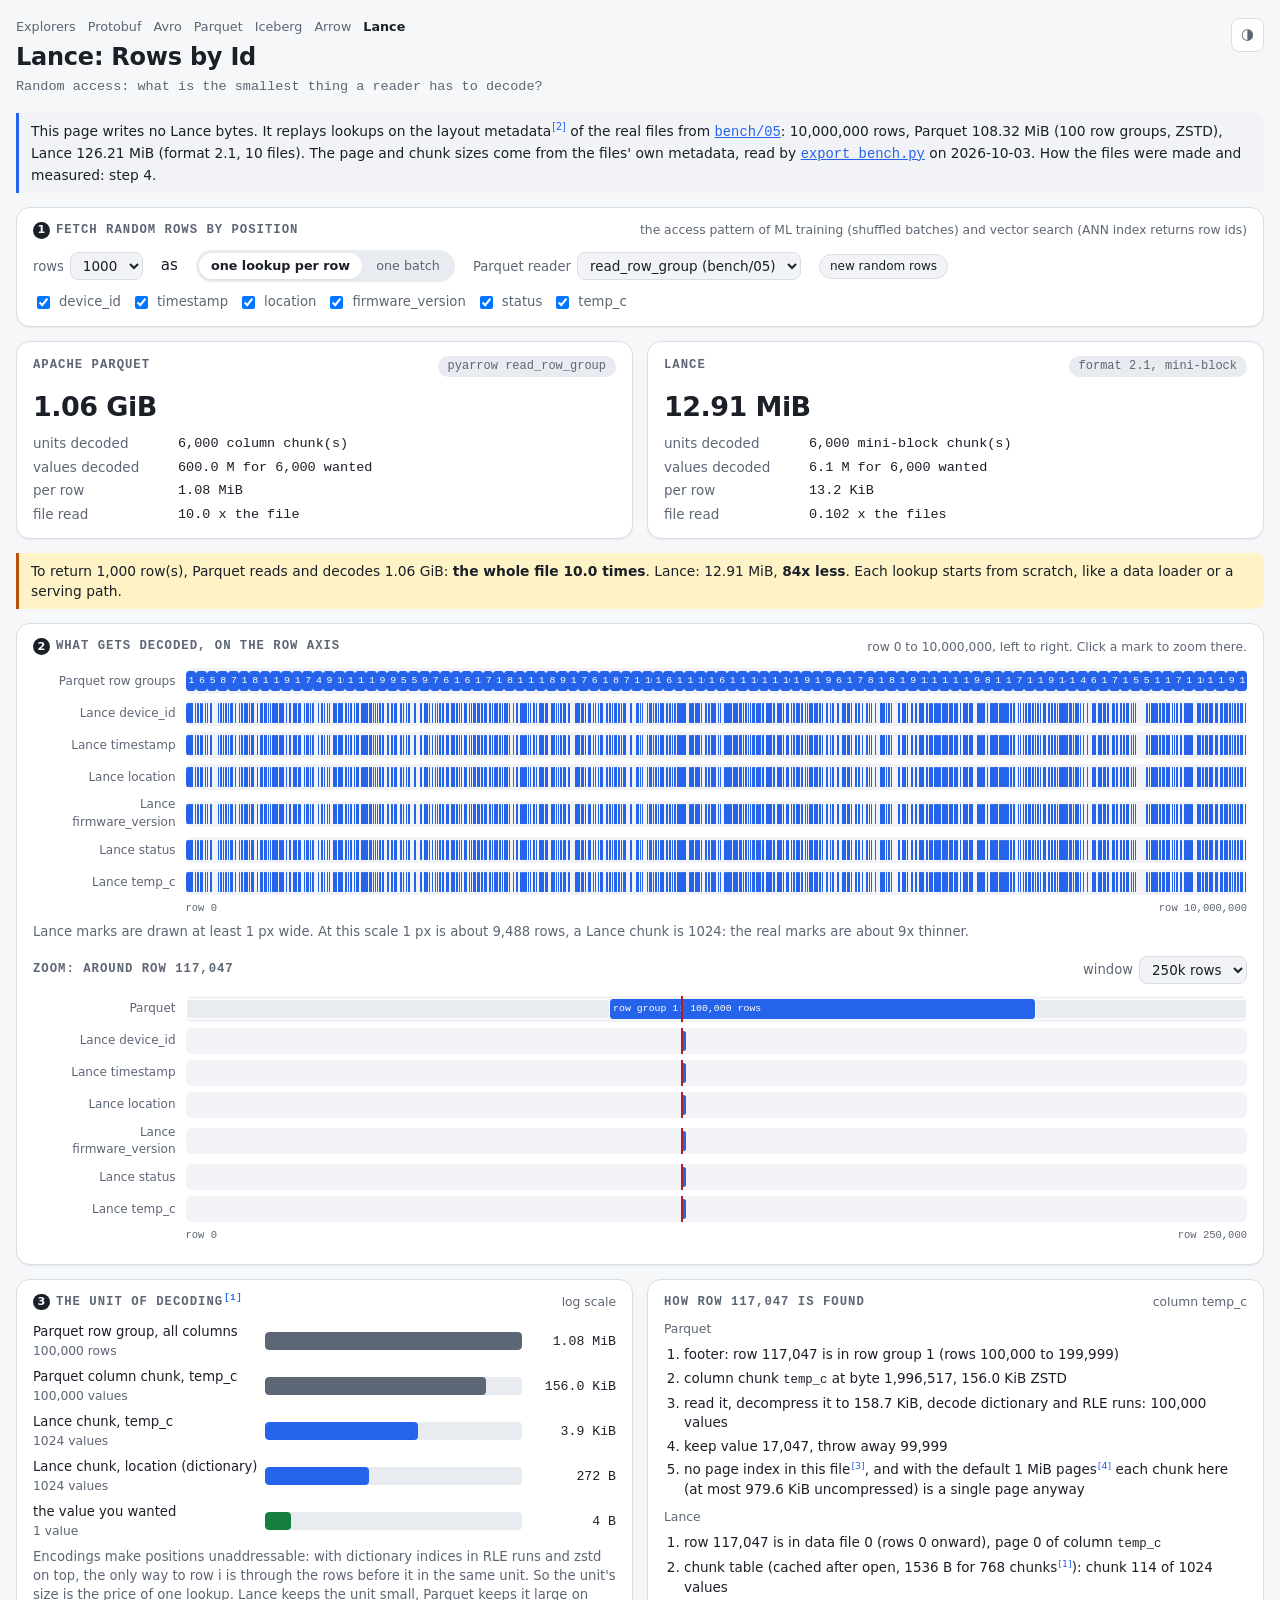
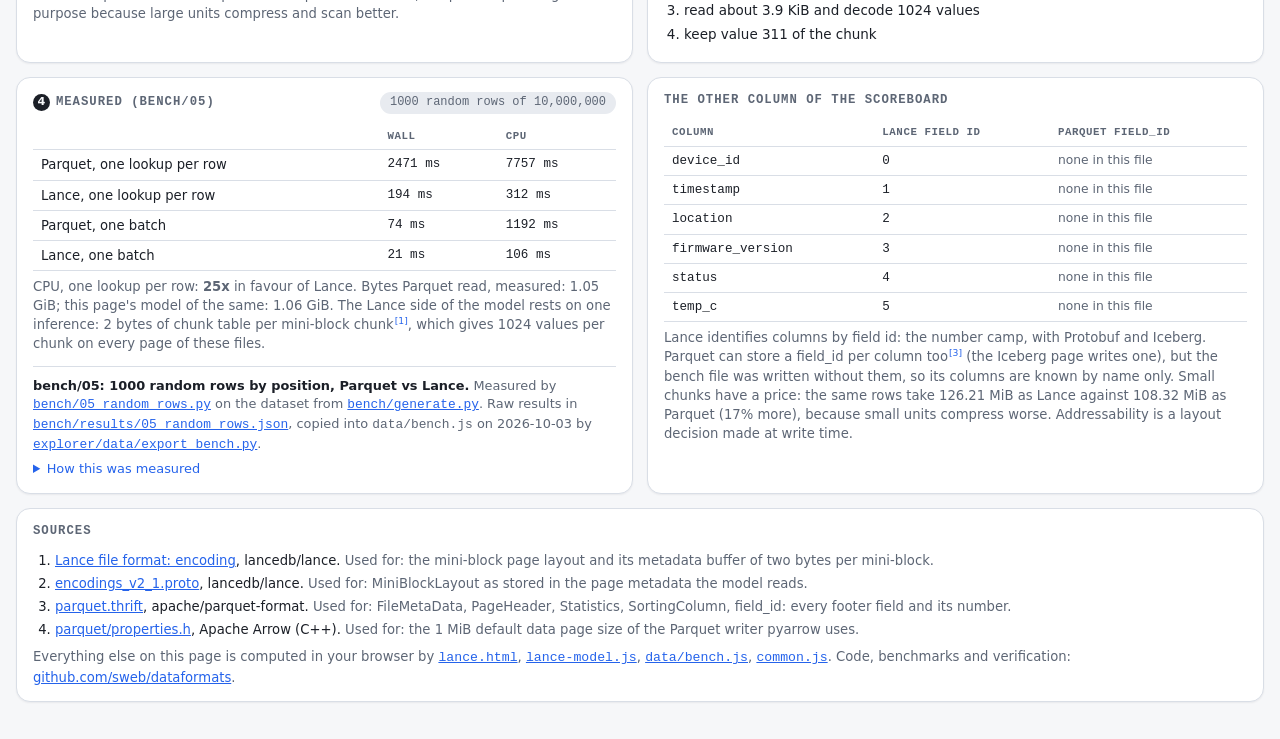
<file: explorer/lance.html>
<!doctype html>
<html lang="en">
<head>
<meta charset="utf-8">
<meta name="viewport" content="width=device-width, initial-scale=1">
<title>Lance Random Access</title>
<link rel="stylesheet" href="ui.css">
<style>
.vs { display: grid; grid-template-columns: minmax(0, 1fr) minmax(0, 1fr); gap: 14px; }
@media (max-width: 760px) { .vs { grid-template-columns: minmax(0, 1fr); } }
.fmt h4 { margin: 0 0 4px; font-size: 1rem; }
.kv { display: grid; grid-template-columns: 10em 1fr; gap: 4px 10px; font-size: 0.9rem; margin-top: 8px; }
.kv .k { color: var(--muted); }
.kv .v { font-family: var(--mono); }
.bspan.hit { background: var(--accent); color: var(--accent-text); border-color: var(--accent); }
.bspan.idle { background: var(--panel-3); }
.bspan.tick { min-width: 1px; padding: 0; border: none; background: var(--accent); }
.logbar { display: grid; grid-template-columns: 17em minmax(0, 1fr) 6.5em; gap: 8px; align-items: center; margin: 6px 0; font-size: 0.88rem; }
.logbar .bar { height: 18px; border-radius: 4px; background: var(--panel-3); overflow: hidden; }
.logbar .bar div { height: 100%; border-radius: 4px; }
.logbar .n { font-family: var(--mono); text-align: right; }
ol.steps { margin: 6px 0 0; padding-left: 20px; }
ol.steps li { margin: 4px 0; font-size: 0.9rem; }
ol.steps code { font-size: 0.82rem; }
</style>
</head>
<body>
<div class="page">
  <header class="top">
    <div>
      <div class="nav"><a href="index.html">Explorers</a><a href="protobuf.html">Protobuf</a><a href="avro.html">Avro</a><a href="parquet.html">Parquet</a><a href="iceberg.html">Iceberg</a><a href="arrow.html">Arrow</a><a class="cur" href="lance.html">Lance</a></div>
      <h1>Lance: Rows by Id</h1>
      <p class="sub">Random access: what is the smallest thing a reader has to decode?</p>
    </div>
    <div class="right-tools">
      <button class="icon" id="theme" title="Toggle light / dark">&#9681;</button>
    </div>
  </header>

  <div class="callout" style="margin-bottom:14px" id="intro"></div>

  <section class="card" style="margin-bottom:14px">
    <div class="card-h"><h3><span class="step">1</span>Fetch random rows by position</h3><span class="small muted">the access pattern of ML training (shuffled batches) and vector search (ANN index returns row ids)</span></div>
    <div class="controls">
      <label class="ctl">rows <select id="n"><option>1</option><option>10</option><option>100</option><option selected>1000</option></select></label>
      <span class="ctl">as</span><div id="mode"></div>
      <label class="ctl">Parquet reader <select id="unit"><option value="rowgroup">read_row_group (bench/05)</option><option value="chunk">only the selected columns</option></select></label>
      <button class="btn small" id="reroll">new random rows</button>
    </div>
    <div class="flex" id="colpick" style="margin-top:10px"></div>
  </section>

  <section class="vs" style="margin-bottom:14px">
    <div class="card fmt">
      <div class="card-h"><h3>Apache Parquet</h3><span class="chip muted" id="pqchip"></span></div>
      <div class="big-num" id="pqbig"></div>
      <div class="kv" id="pqkv"></div>
    </div>
    <div class="card fmt">
      <div class="card-h"><h3>Lance</h3><span class="chip muted" id="lnchip"></span></div>
      <div class="big-num" id="lnbig"></div>
      <div class="kv" id="lnkv"></div>
    </div>
  </section>

  <div class="callout warn" id="verdict" style="margin-bottom:14px"></div>

  <section class="card" style="margin-bottom:14px">
    <div class="card-h"><h3><span class="step">2</span>What gets decoded, on the row axis</h3><span class="small muted">row 0 to <span id="totalrows"></span>, left to right. Click a mark to zoom there.</span></div>
    <div id="strip"></div>
    <p class="note" id="stripnote"></p>
    <div class="card-h" style="margin-top:14px"><h3>Zoom: around row <span id="zoomrow"></span></h3><label class="ctl">window <select id="zoomw"><option value="20000">20k rows</option><option value="250000" selected>250k rows</option><option value="2000000">2M rows</option></select></label></div>
    <div id="zoom"></div>
  </section>

  <section class="grid g2">
    <div class="card">
      <div class="card-h"><h3><span class="step">3</span>The unit of decoding<sup data-cite="lance-encoding"></sup></h3><span class="small muted">log scale</span></div>
      <div id="units"></div>
      <p class="note">Encodings make positions unaddressable: with dictionary indices in RLE runs and zstd on top, the only way to row i is through the rows before it in the same unit. So the unit's size is the price of one lookup. Lance keeps the unit small, Parquet keeps it large on purpose because large units compress and scan better.</p>
    </div>
    <div class="card">
      <div class="card-h"><h3>How row <span id="steprow"></span> is found</h3><span class="small muted">column <span id="stepcol"></span></span></div>
      <div class="small muted">Parquet</div>
      <ol class="steps" id="pqsteps"></ol>
      <div class="small muted" style="margin-top:10px">Lance</div>
      <ol class="steps" id="lnsteps"></ol>
    </div>
  </section>

  <section class="grid g2">
    <div class="card">
      <div class="card-h"><h3><span class="step">4</span>Measured (bench/05)</h3><span class="chip muted" id="benchchip"></span></div>
      <table class="t" id="measured"></table>
      <p class="note" id="modelcheck"></p>
      <div id="benchsrc"></div>
    </div>
    <div class="card">
      <div class="card-h"><h3>The other column of the scoreboard</h3></div>
      <table class="t" id="fields"></table>
      <p class="note" id="costs"></p>
    </div>
  </section>

  <section class="card sources" id="sources"></section>
</div>

<script src="common.js"></script>
<script src="sources.js"></script>
<script src="ui.js"></script>
<script src="lance-model.js"></script>
<script src="data/bench.js"></script>
<script>
"use strict";
const { LM, UI } = DF;
const $ = (id) => document.getElementById(id);
UI.themeToggle($("theme"));
const cite = UI.sources($("sources"), ["lance-encoding", "lance-proto", "parquet-thrift", "arrow-parquet-defaults"], {
  code: ["lance.html", "lance-model.js", "data/bench.js", "common.js"],
});

if (!globalThis.DF_BENCH) {
  document.querySelector(".page").innerHTML += '<div class="error">data/bench.js is missing. Run bench/05, then <code>uv run explorer/data/export_bench.py</code>.</div>';
  throw new Error("no bench data");
}

const model = LM.build(DF_BENCH);
const P = model.parquet;
const L = model.lance;
const state = { mode: "point", seed: 7, ids: [], cols: new Set(P.columns.map((_, i) => i)), zoom: null };

$("intro").innerHTML = `This page writes no Lance bytes. It replays lookups on the layout metadata${cite("lance-proto")} of the real files from ${UI.repoLink("bench/05_random_rows.py", "bench/05")}: ${P.rows.toLocaleString("en")} rows, Parquet ${DF.fmtBytes(P.bytes)} (${P.groups.length} row groups, ${P.codec}), Lance ${DF.fmtBytes(L.bytes)} (format ${L.version}, ${L.files.length} files). The page and chunk sizes come from the files' own metadata, read by ${UI.repoLink("explorer/data/export_bench.py", "export_bench.py")} on ${DF_BENCH.generated}. How the files were made and measured: step 4.`;
$("totalrows").textContent = P.rows.toLocaleString("en");

UI.tabs($("mode"), [["point", "one lookup per row"], ["batch", "one batch"]], (m) => {
  state.mode = m;
  render();
}, "point");

P.columns.forEach((name, i) => {
  const cb = UI.el("input", { type: "checkbox" });
  cb.checked = true;
  cb.addEventListener("change", () => {
    if (cb.checked) state.cols.add(i);
    else state.cols.delete(i);
    if (!state.cols.size) {
      cb.checked = true;
      state.cols.add(i);
    }
    render();
  });
  $("colpick").append(UI.el("label", { class: "ctl" }, cb, name));
});

function roll() {
  state.ids = LM.randomIds(Number($("n").value), P.rows, state.seed);
  state.zoom = state.ids[0];
}

function kv(el, pairs) {
  el.innerHTML = pairs.map(([k, v]) => `<div class="k">${UI.esc(k)}</div><div class="v">${v}</div>`).join("");
}

function fmtN(n) {
  if (n >= 1e9) return `${(n / 1e9).toFixed(2)} G`;
  if (n >= 1e6) return `${(n / 1e6).toFixed(1)} M`;
  if (n >= 1e4) return `${(n / 1e3).toFixed(0)} k`;
  return n.toLocaleString("en");
}

function render() {
  const cols = [...state.cols].sort((a, b) => a - b);
  const unit = $("unit").value;
  const sim = LM.simulate(model, state.ids, { mode: state.mode, columns: cols, parquetUnit: unit });
  const n = state.ids.length;
  const wanted = n * cols.length;
  $("pqchip").textContent = unit === "rowgroup" ? "pyarrow read_row_group" : "column chunks";
  $("lnchip").textContent = `format ${L.version}, mini-block`;
  $("pqbig").textContent = DF.fmtBytes(sim.parquet.bytes);
  $("lnbig").textContent = DF.fmtBytes(sim.lance.bytes);
  kv($("pqkv"), [
    ["units decoded", `${sim.parquet.units.toLocaleString("en")} column chunk(s)`],
    ["values decoded", `${fmtN(sim.parquet.values)} for ${fmtN(wanted)} wanted`],
    ["per row", DF.fmtBytes(sim.parquet.bytes / n)],
    ["file read", `${(sim.parquet.bytes / P.bytes).toFixed(sim.parquet.bytes / P.bytes < 0.1 ? 3 : 1)} x the file`],
  ]);
  kv($("lnkv"), [
    ["units decoded", `${sim.lance.units.toLocaleString("en")} mini-block chunk(s)`],
    ["values decoded", `${fmtN(sim.lance.values)} for ${fmtN(wanted)} wanted`],
    ["per row", DF.fmtBytes(sim.lance.bytes / n)],
    ["file read", `${(sim.lance.bytes / L.bytes).toFixed(3)} x the files`],
  ]);
  const times = sim.parquet.bytes / P.bytes;
  $("verdict").innerHTML = `To return ${n.toLocaleString("en")} row(s), Parquet ${unit === "rowgroup" ? "reads and decodes" : "decodes"} ${DF.fmtBytes(sim.parquet.bytes)}${times >= 1 ? `: <b>the whole file ${times.toFixed(1)} times</b>` : ""}. Lance: ${DF.fmtBytes(sim.lance.bytes)}, <b>${(sim.parquet.bytes / sim.lance.bytes).toFixed(0)}x less</b>. ${state.mode === "batch" ? "As one batch every unit is decoded only once, which narrows the gap." : "Each lookup starts from scratch, like a data loader or a serving path."}`;
  renderStrip(sim, cols);
  renderZoom(cols);
}

function renderStrip(sim, cols) {
  const lanes = [{
    label: "Parquet row groups",
    spans: P.groups.map((g) => {
      const hits = sim.parquet.touched.get(g.index) || 0;
      return { start: g.start, end: g.start + g.rows, cls: hits ? "hit" : "idle", label: hits > 1 ? `${hits}x` : "", title: `row group ${g.index}: rows ${g.start} to ${g.start + g.rows - 1}, ${hits} lookup(s)` };
    }),
  }];
  for (const c of cols) {
    lanes.push({ label: `Lance ${P.columns[c]}`, spans: sim.lance.touched.filter((t) => t.col === c).map((t) => ({ start: t.start, end: t.end, cls: "tick", title: `rows ${t.start} to ${t.end - 1}` })) });
  }
  const rowFmt = (x) => `row ${Math.round(x).toLocaleString("en")}`;
  const pxRows = P.rows / Math.max(1, $("strip").clientWidth - 160);
  $("stripnote").textContent = `Lance marks are drawn at least 1 px wide. At this scale 1 px is about ${Math.round(pxRows).toLocaleString("en")} rows, a Lance chunk is ${model.lance.files[0].cols[0][0].perChunk}: the real marks are about ${Math.max(1, Math.round(pxRows / model.lance.files[0].cols[0][0].perChunk))}x thinner.`;
  UI.boundaryStrip($("strip"), { from: 0, to: P.rows, lanes, fmt: rowFmt, onPick: (x) => {
    state.zoom = state.ids.reduce((best, id) => (Math.abs(id - x) < Math.abs(best - x) ? id : best), state.ids[0]);
    renderZoom(cols);
  } });
}

function renderZoom(cols) {
  const id = state.zoom;
  const w = Number($("zoomw").value);
  const from = Math.max(0, id - w / 2);
  const to = Math.min(P.rows, from + w);
  const g = LM.locateGroup(P, id);
  const lanes = [{ label: "Parquet", spans: P.groups.filter((x) => x.start + x.rows > from && x.start < to).map((x) => ({ start: x.start, end: x.start + x.rows, cls: x === g ? "hit" : "idle", label: x === g ? `row group ${x.index}: ${x.rows.toLocaleString("en")} rows` : "" })) }];
  for (const c of cols) {
    const loc = LM.locateLance(L, id, c);
    lanes.push({ label: `Lance ${P.columns[c]}`, spans: [{ start: loc.rowStart, end: loc.rowEnd, cls: "tick", title: `chunk ${loc.chunk}: rows ${loc.rowStart} to ${loc.rowEnd - 1}` }] });
  }
  UI.boundaryStrip($("zoom"), { from, to, cursor: id, lanes, fmt: (x) => `row ${Math.round(x).toLocaleString("en")}` });
  $("zoomrow").textContent = id.toLocaleString("en");
  renderSteps(id, cols);
}

function renderSteps(id, cols) {
  const c = cols.includes(P.columns.indexOf("temp_c")) ? P.columns.indexOf("temp_c") : cols[0];
  const g = LM.locateGroup(P, id);
  const ch = g.cols[c];
  const loc = LM.locateLance(L, id, c);
  $("steprow").textContent = id.toLocaleString("en");
  $("stepcol").textContent = P.columns[c];
  $("pqsteps").innerHTML = [
    `footer: row ${id.toLocaleString("en")} is in row group ${g.index} (rows ${g.start.toLocaleString("en")} to ${(g.start + g.rows - 1).toLocaleString("en")})`,
    `column chunk <code>${P.columns[c]}</code> at byte ${ch.offset.toLocaleString("en")}, ${DF.fmtBytes(ch.bytes)} ${P.codec}`,
    `read it, decompress it to ${DF.fmtBytes(ch.raw)}, decode dictionary and RLE runs: ${g.rows.toLocaleString("en")} values`,
    `keep value ${(id - g.start).toLocaleString("en")}, throw away ${(g.rows - 1).toLocaleString("en")}`,
    P.hasPageIndex ? `a page index could narrow this to one page${cite("parquet-thrift")}` : `no page index in this file${cite("parquet-thrift")}, and with the default 1 MiB pages${cite("arrow-parquet-defaults")} each chunk here (at most ${DF.fmtBytes(Math.max(...P.groups.flatMap((x) => x.cols.map((y) => y.raw))))} uncompressed) is a single page anyway`,
  ].map((s) => `<li>${s}</li>`).join("");
  $("lnsteps").innerHTML = [
    `row ${id.toLocaleString("en")} is in data file ${loc.file.index} (rows ${loc.file.start.toLocaleString("en")} onward), page ${loc.pi} of column <code>${P.columns[c]}</code>`,
    `chunk table (cached after open, ${loc.page.metaBytes} B for ${loc.page.chunks} chunks${cite("lance-encoding")}): chunk ${loc.chunk} of ${loc.page.perChunk} values`,
    `read about ${DF.fmtBytes(loc.page.chunkBytes)} and decode ${loc.page.perChunk} values${loc.page.dictBytes ? `, plus the ${loc.page.dictBytes} B dictionary once` : ""}`,
    `keep value ${(id - loc.rowStart).toLocaleString("en")} of the chunk`,
  ].map((s) => `<li>${s}</li>`).join("");
}

function renderUnits() {
  const avg = (arr) => arr.reduce((a, b) => a + b, 0) / arr.length;
  const rgBytes = avg(P.groups.map((g) => g.cols.reduce((s, c) => s + c.bytes, 0)));
  const ci = P.columns.indexOf("temp_c") >= 0 ? P.columns.indexOf("temp_c") : 0;
  const chunkBytes = avg(P.groups.map((g) => g.cols[ci].bytes));
  const lpages = L.files.flatMap((f) => f.cols[ci]);
  const lchunk = avg(lpages.map((p) => p.chunkBytes));
  const li = P.columns.indexOf("location") >= 0 ? P.columns.indexOf("location") : 0;
  const lpagesLoc = L.files.flatMap((f) => f.cols[li]);
  const lchunkLoc = avg(lpagesLoc.map((p) => p.chunkBytes));
  const items = [
    ["Parquet row group, all columns", rgBytes, `${P.groups[0].rows.toLocaleString("en")} rows`, "var(--muted)"],
    [`Parquet column chunk, ${P.columns[ci]}`, chunkBytes, `${P.groups[0].rows.toLocaleString("en")} values`, "var(--muted)"],
    [`Lance chunk, ${P.columns[ci]}`, lchunk, `${lpages[0].perChunk} values`, "var(--accent)"],
    [`Lance chunk, ${P.columns[li]} (dictionary)`, lchunkLoc, `${lpagesLoc[0].perChunk} values`, "var(--accent)"],
    ["the value you wanted", 4, "1 value", "var(--ok)"],
  ];
  const max = Math.log10(Math.max(...items.map((x) => x[1])));
  $("units").innerHTML = items.map(([label, bytes, what, color]) => `<div class="logbar"><span>${UI.esc(label)}<br><span class="small muted">${what}</span></span><div class="bar"><div style="width:${Math.max(2, (Math.log10(bytes) / max) * 100)}%;background:${color}"></div></div><span class="n">${DF.fmtBytes(bytes)}</span></div>`).join("");
}

function renderMeasured() {
  const r = DF_BENCH.results["05_random_rows"];
  $("benchchip").textContent = `${r.lookups} random rows of ${r.rows.toLocaleString("en")}`;
  UI.benchSource($("benchsrc"), "05_random_rows", DF_BENCH);
  const row = (k) => r.results[k];
  const line = (label, k) => `<tr><td>${label}</td><td class="mono">${(row(k).seconds * 1000).toFixed(0)} ms</td><td class="mono">${(row(k).cpu_s * 1000).toFixed(0)} ms</td></tr>`;
  $("measured").innerHTML = `<tr><th></th><th>Wall</th><th>CPU</th></tr>${line("Parquet, one lookup per row", "Parquet point")}${line("Lance, one lookup per row", "Lance point")}${line("Parquet, one batch", "Parquet batch")}${line("Lance, one batch", "Lance batch")}`;
  const ids = LM.randomIds(r.lookups, P.rows, 7);
  const sim = LM.simulate(model, ids, { mode: "point" });
  $("modelcheck").innerHTML = `CPU, one lookup per row: <b>${(row("Parquet point").cpu_s / row("Lance point").cpu_s).toFixed(0)}x</b> in favour of Lance. Bytes Parquet read, measured: ${DF.fmtBytes(r.parquet_point_bytes_read)}; this page's model of the same: ${DF.fmtBytes(sim.parquet.bytes)}. The Lance side of the model rests on one inference: 2 bytes of chunk table per mini-block chunk${cite("lance-encoding")}, which gives 1024 values per chunk on every page of these files.`;
}

function renderFields() {
  $("fields").innerHTML = `<tr><th>Column</th><th>Lance field id</th><th>Parquet field_id</th></tr>` + L.fields.map((f) => `<tr><td class="mono">${UI.esc(f.name)}</td><td class="mono">${f.id}</td><td class="small muted">none in this file</td></tr>`).join("");
  $("costs").innerHTML = `Lance identifies columns by field id: the number camp, with Protobuf and Iceberg. Parquet can store a field_id per column too${cite("parquet-thrift")} (the Iceberg page writes one), but the bench file was written without them, so its columns are known by name only. ` +
    `Small chunks have a price: the same rows take ${DF.fmtBytes(L.bytes)} as Lance against ${DF.fmtBytes(P.bytes)} as Parquet (${((L.bytes / P.bytes - 1) * 100).toFixed(0)}% more), because small units compress worse. Addressability is a layout decision made at write time.`;
}

$("n").addEventListener("change", () => {
  roll();
  render();
});
$("unit").addEventListener("change", render);
$("zoomw").addEventListener("change", () => renderZoom([...state.cols].sort((a, b) => a - b)));
$("reroll").addEventListener("click", () => {
  state.seed++;
  roll();
  render();
});

roll();
renderUnits();
renderMeasured();
renderFields();
render();
</script>
</body>
</html>
</file>
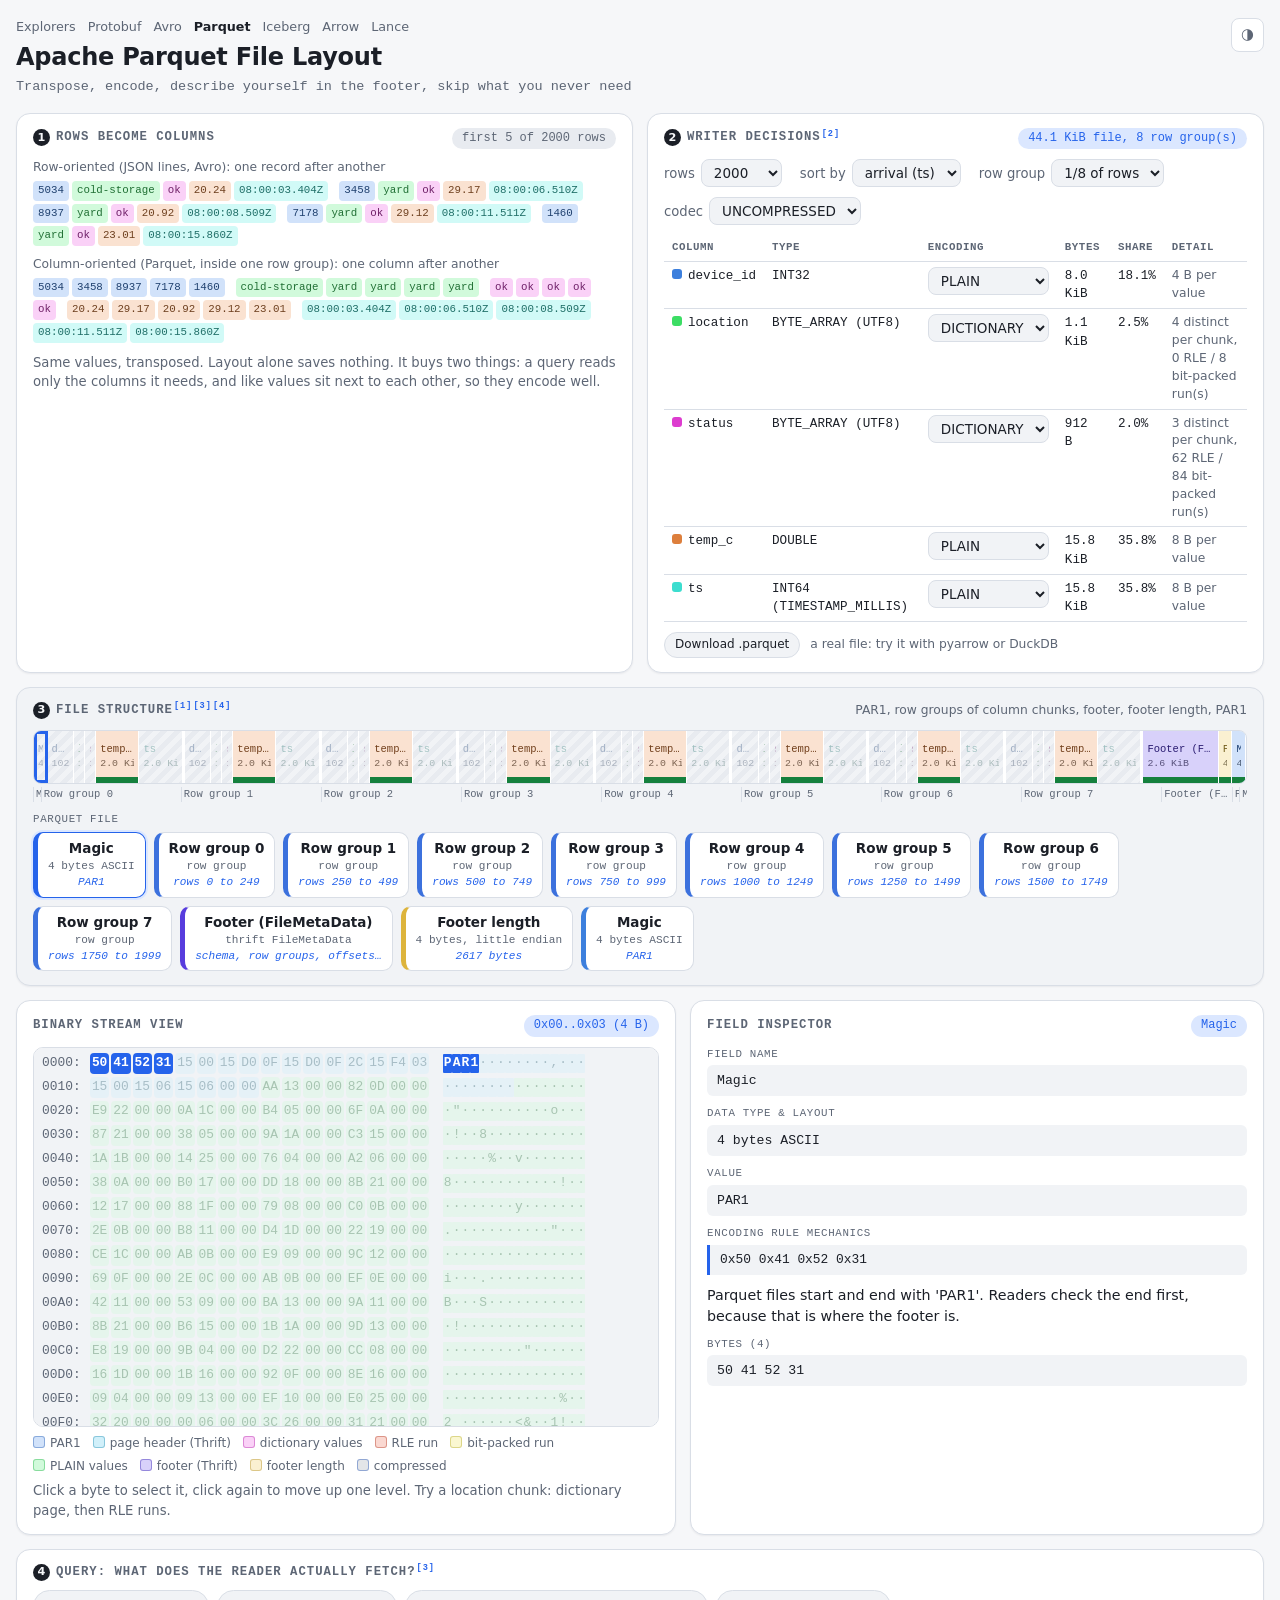
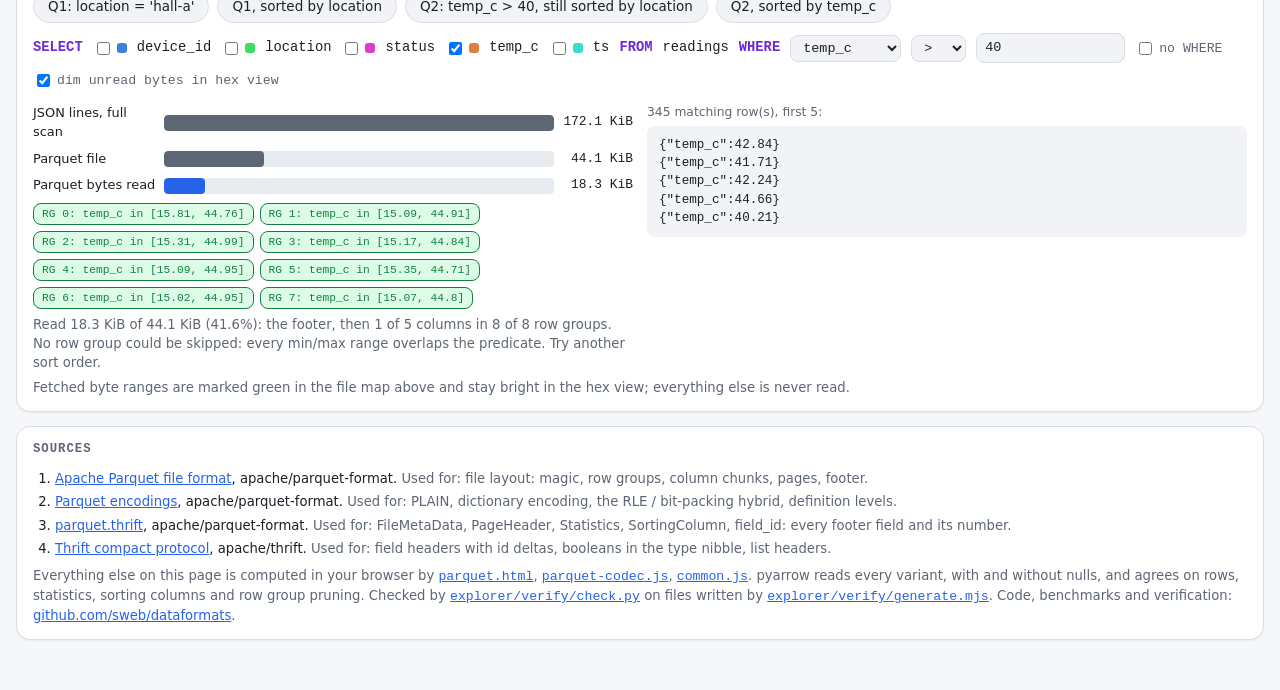
<file: explorer/parquet.html>
<!doctype html>
<html lang="en">
<head>
<meta charset="utf-8">
<meta name="viewport" content="width=device-width, initial-scale=1">
<title>Parquet Layout Explorer</title>
<link rel="stylesheet" href="ui.css">
<style>
.tp-row { display: flex; flex-wrap: wrap; gap: 3px; margin: 4px 0 10px; }
.tp-cell { --h: 220; font-family: var(--mono); font-size: 0.72rem; padding: 2px 5px; border-radius: 4px; background: hsl(var(--h) var(--s-bg) var(--l-bg)); color: hsl(var(--h) 55% var(--l-fg)); white-space: nowrap; max-width: 9em; overflow: hidden; text-overflow: ellipsis; }
.tp-cell.rowsep { margin-right: 8px; }
.rg-list { display: flex; flex-wrap: wrap; gap: 6px; margin-top: 8px; }
.rg { font-family: var(--mono); font-size: 0.75rem; border-radius: 8px; padding: 4px 8px; border: 1px solid var(--border); cursor: pointer; }
.rg:hover, .rg:focus-visible { outline: 2px solid var(--info); outline-offset: 1px; }
.rg.read { background: var(--ok-soft); border-color: var(--ok); color: var(--ok); }
.rg.skip { background: var(--panel-2); color: var(--muted); text-decoration: line-through; }
.qline { display: flex; flex-wrap: wrap; gap: 8px 10px; align-items: center; font-family: var(--mono); font-size: 0.92rem; }
.qline label { display: inline-flex; gap: 4px; align-items: center; }
.kw { color: var(--info); font-weight: 700; }
.colsw { display: inline-block; width: 10px; height: 10px; border-radius: 3px; margin-right: 6px; background: hsl(var(--h) 70% 55%); }
</style>
</head>
<body>
<div class="page">
  <header class="top">
    <div>
      <div class="nav"><a href="index.html">Explorers</a><a href="protobuf.html">Protobuf</a><a href="avro.html">Avro</a><a class="cur" href="parquet.html">Parquet</a><a href="iceberg.html">Iceberg</a><a href="arrow.html">Arrow</a><a href="lance.html">Lance</a></div>
      <h1>Apache Parquet File Layout</h1>
      <p class="sub">Transpose, encode, describe yourself in the footer, skip what you never need</p>
    </div>
    <div class="right-tools">
      <div class="pills" id="presets"></div>
      <button class="icon" id="theme" title="Toggle light / dark">&#9681;</button>
    </div>
  </header>

  <section class="grid g2">
    <div class="card">
      <div class="card-h"><h3><span class="step">1</span>Rows become columns</h3><span class="chip muted" id="nrows"></span></div>
      <div class="small muted">Row-oriented (JSON lines, Avro): one record after another</div>
      <div class="tp-row" id="tpRows"></div>
      <div class="small muted">Column-oriented (Parquet, inside one row group): one column after another</div>
      <div class="tp-row" id="tpCols"></div>
      <p class="note">Same values, transposed. Layout alone saves nothing. It buys two things: a query reads only the columns it needs, and like values sit next to each other, so they encode well.</p>
    </div>
    <div class="card">
      <div class="card-h"><h3><span class="step">2</span>Writer decisions<sup data-cite="parquet-encodings"></sup></h3><span class="chip" id="fsize"></span></div>
      <div class="controls" style="margin-bottom:10px">
        <label class="ctl">rows <select id="rows"><option>200</option><option selected>2000</option><option>20000</option></select></label>
        <label class="ctl">sort by <select id="sort"><option value="">arrival (ts)</option><option>location</option><option>temp_c</option><option>device_id</option></select></label>
        <label class="ctl">row group <select id="rg"><option value="0.125" selected>1/8 of rows</option><option value="0.25">1/4</option><option value="0.5">1/2</option><option value="1">all rows</option></select></label>
        <label class="ctl">codec <select id="codec"><option value="none">UNCOMPRESSED</option><option value="gzip">GZIP</option></select></label>
      </div>
      <div style="overflow-x:auto"><table class="t" id="cols"></table></div>
      <div id="err" class="error hidden"></div>
      <div class="flex" style="margin-top:10px"><button class="btn small" id="dl">Download .parquet</button><span class="small muted">a real file: try it with pyarrow or DuckDB</span></div>
    </div>
  </section>

  <section class="card structure" style="margin-bottom:14px">
    <div class="card-h"><h3><span class="step">3</span>File structure<sup data-cite="parquet-format parquet-thrift thrift-compact"></sup></h3><span class="small muted">PAR1, row groups of column chunks, footer, footer length, PAR1</span></div>
    <div id="fmap" style="margin-bottom:6px"></div>
    <div id="structure"></div>
  </section>

  <section class="grid g-hex">
    <div class="card">
      <div class="card-h"><h3>Binary stream view</h3><span class="chip" id="range"></span></div>
      <div id="hex"></div>
      <div class="legend" id="legend"></div>
      <p class="note">Click a byte to select it, click again to move up one level. Try a location chunk: dictionary page, then RLE runs.</p>
    </div>
    <div class="card insp">
      <div class="card-h"><h3>Field inspector</h3><span class="chip" id="selname"></span></div>
      <div id="inspector"></div>
    </div>
  </section>

  <section class="card">
    <div class="card-h"><h3><span class="step">4</span>Query: what does the reader actually fetch?<sup data-cite="parquet-thrift"></sup></h3><div class="pills" id="queries"></div></div>
    <div class="qline">
      <span class="kw">SELECT</span><span id="selcols" class="flex"></span>
      <span class="kw">FROM</span> readings
      <span class="kw">WHERE</span>
      <select id="wcol"></select>
      <select id="wop"><option>&gt;</option><option>&gt;=</option><option>=</option><option>&lt;</option><option>&lt;=</option><option>!=</option></select>
      <input type="text" id="wval" size="16">
      <label class="ctl"><input type="checkbox" id="nowhere"> no WHERE</label>
      <span class="spacer"></span>
      <label class="ctl"><input type="checkbox" id="dimhex" checked> dim unread bytes in hex view</label>
    </div>
    <div class="grid g2" style="margin-top:14px;margin-bottom:0">
      <div>
        <div id="qbars"></div>
        <div class="rg-list" id="rglist"></div>
        <p class="note" id="qnote"></p>
      </div>
      <div>
        <div class="small muted" style="margin-bottom:4px" id="qcount"></div>
        <pre class="json" id="qsample"></pre>
      </div>
    </div>
    <p class="note">Fetched byte ranges are marked green in the file map above and stay bright in the hex view; everything else is never read.</p>
  </section>

  <section class="card sources" id="sources"></section>
</div>

<script src="common.js"></script>
<script src="sources.js"></script>
<script src="parquet-codec.js"></script>
<script src="ui.js"></script>
<script>
"use strict";
const { PQ, UI } = DF;
const $ = (id) => document.getElementById(id);
UI.sources($("sources"), ["parquet-format", "parquet-encodings", "parquet-thrift", "thrift-compact"], {
  code: ["parquet.html", "parquet-codec.js", "common.js"],
  verified: "pyarrow reads every variant, with and without nulls, and agrees on rows, statistics, sorting columns and row group pruning.",
});

const state = { rows: [], sorted: [], file: null, columns: PQ.COLUMNS.map((c) => ({ ...c })), select: new Set(["temp_c"]), gen: 0 };
const explorer = new UI.Explorer({ structure: $("structure"), hex: $("hex"), inspector: $("inspector"), filemap: $("fmap"), chip: $("range"), chipName: $("selname"), mapFlat: (n) => !n.label.startsWith("Row group") });
UI.legend($("legend"), [["magic", "PAR1"], ["pagehdr", "page header (Thrift)"], ["dict", "dictionary values"], ["rle", "RLE run"], ["bitpacked", "bit-packed run"], ["value", "PLAIN values"], ["footer", "footer (Thrift)"], ["length", "footer length"], ["compressed", "compressed"]]);
UI.themeToggle($("theme"));

const hue = (ci) => UI.COL_HUES[ci % UI.COL_HUES.length];

const PRESETS = [
  ["q1", "Q1: location = 'hall-a'", { sort: "", select: ["temp_c"], where: ["location", "=", "hall-a"] }],
  ["q1s", "Q1, sorted by location", { sort: "location", select: ["temp_c"], where: ["location", "=", "hall-a"] }],
  ["q2", "Q2: temp_c > 40, still sorted by location", { sort: "location", select: ["temp_c"], where: ["temp_c", ">", "40"] }],
  ["q2s", "Q2, sorted by temp_c", { sort: "temp_c", select: ["temp_c"], where: ["temp_c", ">", "40"] }],
];

const presetPills = PRESETS.map(([key, label, p]) => {
  const b = UI.el("button", { class: "pill", type: "button" }, label);
  b.addEventListener("click", () => {
    presetPills.forEach(([, x]) => x.classList.toggle("on", x === b));
    $("sort").value = p.sort;
    state.select = new Set(p.select);
    renderSelect();
    $("wcol").value = p.where[0];
    $("wop").value = p.where[1];
    $("wval").value = p.where[2];
    $("nowhere").checked = false;
    rebuild();
  });
  $("queries").append(b);
  return [key, b];
});

function renderSelect() {
  $("selcols").innerHTML = "";
  for (const [ci, c] of state.columns.entries()) {
    const cb = UI.el("input", { type: "checkbox" });
    cb.checked = state.select.has(c.name);
    cb.addEventListener("change", () => {
      if (cb.checked) state.select.add(c.name);
      else state.select.delete(c.name);
      runQuery();
    });
    const sw = UI.el("span", { class: "colsw" });
    sw.style.setProperty("--h", hue(ci));
    $("selcols").append(UI.el("label", {}, cb, sw, c.name));
  }
}

function renderTranspose() {
  const rows = state.sorted.slice(0, 5);
  const cols = state.columns;
  const cell = (ci, v, extra = "") => {
    const e = UI.el("span", { class: `tp-cell ${extra}`, title: `${cols[ci].name} = ${v}` }, PQ.showValue(cols[ci], v).replace(/^"|"$/g, "").replace(/^2026-10-01T/, ""));
    e.style.setProperty("--h", hue(ci));
    return e;
  };
  $("tpRows").innerHTML = "";
  $("tpCols").innerHTML = "";
  rows.forEach((r) => cols.forEach((c, ci) => $("tpRows").append(cell(ci, r[c.name], ci === cols.length - 1 ? "rowsep" : ""))));
  cols.forEach((c, ci) => rows.forEach((r, ri) => $("tpCols").append(cell(ci, r[c.name], ri === rows.length - 1 ? "rowsep" : ""))));
  $("nrows").textContent = `first 5 of ${state.rows.length} rows`;
}

function renderColumns() {
  const f = state.file;
  const total = f.bytes.length;
  const per = state.columns.map((c, ci) => {
    const chunks = f.groups.map((g) => g.chunks[ci]);
    const bytes = chunks.reduce((s, ch) => s + (ch.end - ch.start), 0);
    const runs = chunks.filter((ch) => ch.runs).reduce((a, ch) => ({ rle: a.rle + ch.runs.rle, bp: a.bp + ch.runs.bp }), { rle: 0, bp: 0 });
    const dict = chunks.filter((ch) => ch.dictSize).reduce((s, ch) => Math.max(s, ch.dictSize), 0);
    return { c, ci, bytes, runs, dict };
  });
  $("cols").innerHTML = `<tr><th>Column</th><th>Type</th><th>Encoding</th><th>Bytes</th><th>Share</th><th>Detail</th></tr>`;
  for (const p of per) {
    const sel = UI.el("select", {}, UI.el("option", { value: "PLAIN" }, "PLAIN"), UI.el("option", { value: "DICT" }, "DICTIONARY"));
    sel.value = p.c.encoding;
    sel.addEventListener("change", () => {
      state.columns[p.ci].encoding = sel.value;
      rebuild();
    });
    const sw = UI.el("span", { class: "colsw" });
    sw.style.setProperty("--h", hue(p.ci));
    const detail = p.c.encoding === "DICT"
      ? `${p.dict} distinct per chunk, ${p.runs.rle} RLE / ${p.runs.bp} bit-packed run(s)`
      : `${({ INT32: 4, INT64: 8, DOUBLE: 8 })[p.c.ptype] ? `${({ INT32: 4, INT64: 8, DOUBLE: 8 })[p.c.ptype]} B per value` : "4 B length + bytes per value"}`;
    const tr = UI.el("tr", {},
      UI.el("td", { class: "mono", style: "white-space:nowrap" }, sw, p.c.name),
      UI.el("td", { class: "mono small" }, p.c.converted ? `${p.c.ptype} (${p.c.converted})` : p.c.ptype),
      UI.el("td", {}, sel),
      UI.el("td", { class: "mono" }, DF.fmtBytes(p.bytes)),
      UI.el("td", { class: "mono" }, `${((p.bytes / total) * 100).toFixed(1)}%`),
      UI.el("td", { class: "small muted" }, detail));
    $("cols").append(tr);
  }
  $("fsize").textContent = `${DF.fmtBytes(total)} file, ${f.groups.length} row group(s)`;
}

function parseValue(col, raw) {
  if (col.ptype === "BYTE_ARRAY") return raw.replace(/^['"]|['"]$/g, "");
  if (col.converted === "TIMESTAMP_MILLIS") {
    const n = Number(raw);
    if (Number.isFinite(n)) return n;
    const d = Date.parse(raw);
    if (Number.isNaN(d)) throw new Error(`cannot parse '${raw}' as a timestamp`);
    return d;
  }
  const n = Number(raw);
  if (!Number.isFinite(n)) throw new Error(`'${raw}' is not a number`);
  return n;
}

function runQuery() {
  const f = state.file;
  if (!f) return;
  const select = state.columns.map((c) => c.name).filter((n) => state.select.has(n));
  let where = null;
  try {
    if (!$("nowhere").checked) {
      const col = state.columns.find((c) => c.name === $("wcol").value);
      where = { col: col.name, op: $("wop").value, value: parseValue(col, $("wval").value) };
    }
    $("err").classList.add("hidden");
  } catch (e) {
    $("err").classList.remove("hidden");
    $("err").textContent = e.message;
    return;
  }
  const p = PQ.plan(f, state.sorted, { select, where });
  const jsonl = state.sorted.reduce((s, r) => s + DF.utf8(JSON.stringify(r)).length + 1, 0);
  UI.sizeBars($("qbars"), [
    { label: "JSON lines, full scan", n: jsonl, alt: true },
    { label: "Parquet file", n: p.total, alt: true },
    { label: "Parquet bytes read", n: p.bytesRead },
  ]);
  const hint = where ? `click: show the ${where.col} statistics in the footer` : "click: show this RowGroup in the footer";
  $("rglist").innerHTML = p.decisions.map((d) => `<button type="button" class="rg ${d.read ? "read" : "skip"}" data-rg="${d.rg}" data-col="${where ? UI.esc(where.col) : ""}" title="${UI.esc(d.reason)}\n${hint}">RG ${d.rg}: ${UI.esc(d.reason)}</button>`).join("");
  const skipped = p.decisions.filter((d) => !d.read).length;
  $("qnote").innerHTML = `Read ${DF.fmtBytes(p.bytesRead)} of ${DF.fmtBytes(p.total)} (${((p.bytesRead / p.total) * 100).toFixed(1)}%): the footer, then ${select.length + (where && !select.includes(where.col) ? 1 : 0)} of ${state.columns.length} columns in ${p.decisions.length - skipped} of ${p.decisions.length} row groups. ${skipped ? `${skipped} row group(s) skipped on min/max alone.` : where ? "No row group could be skipped: every min/max range overlaps the predicate. Try another sort order." : ""}`;
  $("qcount").textContent = `${p.matched} matching row(s)${p.sample.length ? ", first " + p.sample.length + ":" : ""}`;
  $("qsample").textContent = p.sample.map((r) => JSON.stringify(Object.fromEntries(Object.entries(r).map(([k, v]) => [k, k === "ts" ? new Date(v).toISOString() : v])))).join("\n") || "(none)";
  explorer.filemap.overlay(p.ranges);
  explorer.hex.setOverlay($("dimhex").checked ? p.ranges : null);
}

async function rebuild() {
  const gen = ++state.gen;
  const n = Number($("rows").value);
  if (state.rows.length !== n) state.rows = PQ.makeRows(n);
  const sortBy = $("sort").value || null;
  state.sorted = PQ.sortRows(state.rows, sortBy);
  const rgSize = Math.max(1, Math.round(n * Number($("rg").value)));
  try {
    const file = await PQ.build(state.sorted, state.columns, { rowGroupSize: rgSize, codec: $("codec").value, sortBy });
    if (gen !== state.gen) return;
    state.file = file;
    explorer.load(file, true);
    renderTranspose();
    renderColumns();
    runQuery();
  } catch (e) {
    $("err").classList.remove("hidden");
    $("err").textContent = e.message;
  }
}

for (const c of state.columns) $("wcol").append(UI.el("option", { value: c.name }, c.name));
$("wcol").value = "temp_c";
$("wval").value = "40";
renderSelect();
for (const id of ["rows", "sort", "rg", "codec"]) $(id).addEventListener("change", () => {
  presetPills.forEach(([, x]) => x.classList.remove("on"));
  rebuild();
});
for (const id of ["wop", "nowhere", "dimhex"]) $(id).addEventListener("change", runQuery);
$("wval").addEventListener("input", UI.debounce(runQuery, 250));
$("wcol").addEventListener("change", () => {
  const defaults = { device_id: "5000", location: "hall-a", status: "fault", temp_c: "40", ts: "2026-10-01T08:30:00Z" };
  $("wval").value = defaults[$("wcol").value];
  $("wop").value = ["location", "status"].includes($("wcol").value) ? "=" : ">";
  runQuery();
});

/** The footer node a planner decision was made on: RowGroup rg, or its statistics for col. */
function footerNode(rg, col) {
  const child = (n, test) => n?.children.find(test);
  const named = (n, label) => child(n, (c) => c.label === label);
  const footer = named(explorer.root, "Footer (FileMetaData)");
  const group = child(named(footer, "row_groups"), (c) => c.label.startsWith(`[${rg}] `));
  if (!col) return group;
  const ci = state.columns.findIndex((c) => c.name === col);
  const chunk = named(named(group, "columns"), `[${ci}] ${col}`);
  return named(named(named(chunk, "meta_data"), "value"), "statistics");
}

$("rglist").addEventListener("click", (e) => {
  const chip = e.target.closest(".rg");
  const node = chip && footerNode(Number(chip.dataset.rg), chip.dataset.col);
  if (!node) return;
  explorer.select(node, true);
  document.querySelector(".card.structure").scrollIntoView({ behavior: "smooth", block: "start" });
});
$("dl").addEventListener("click", () => state.file && UI.download(state.file.bytes, "readings.parquet"));

rebuild();
</script>
</body>
</html>
</file>
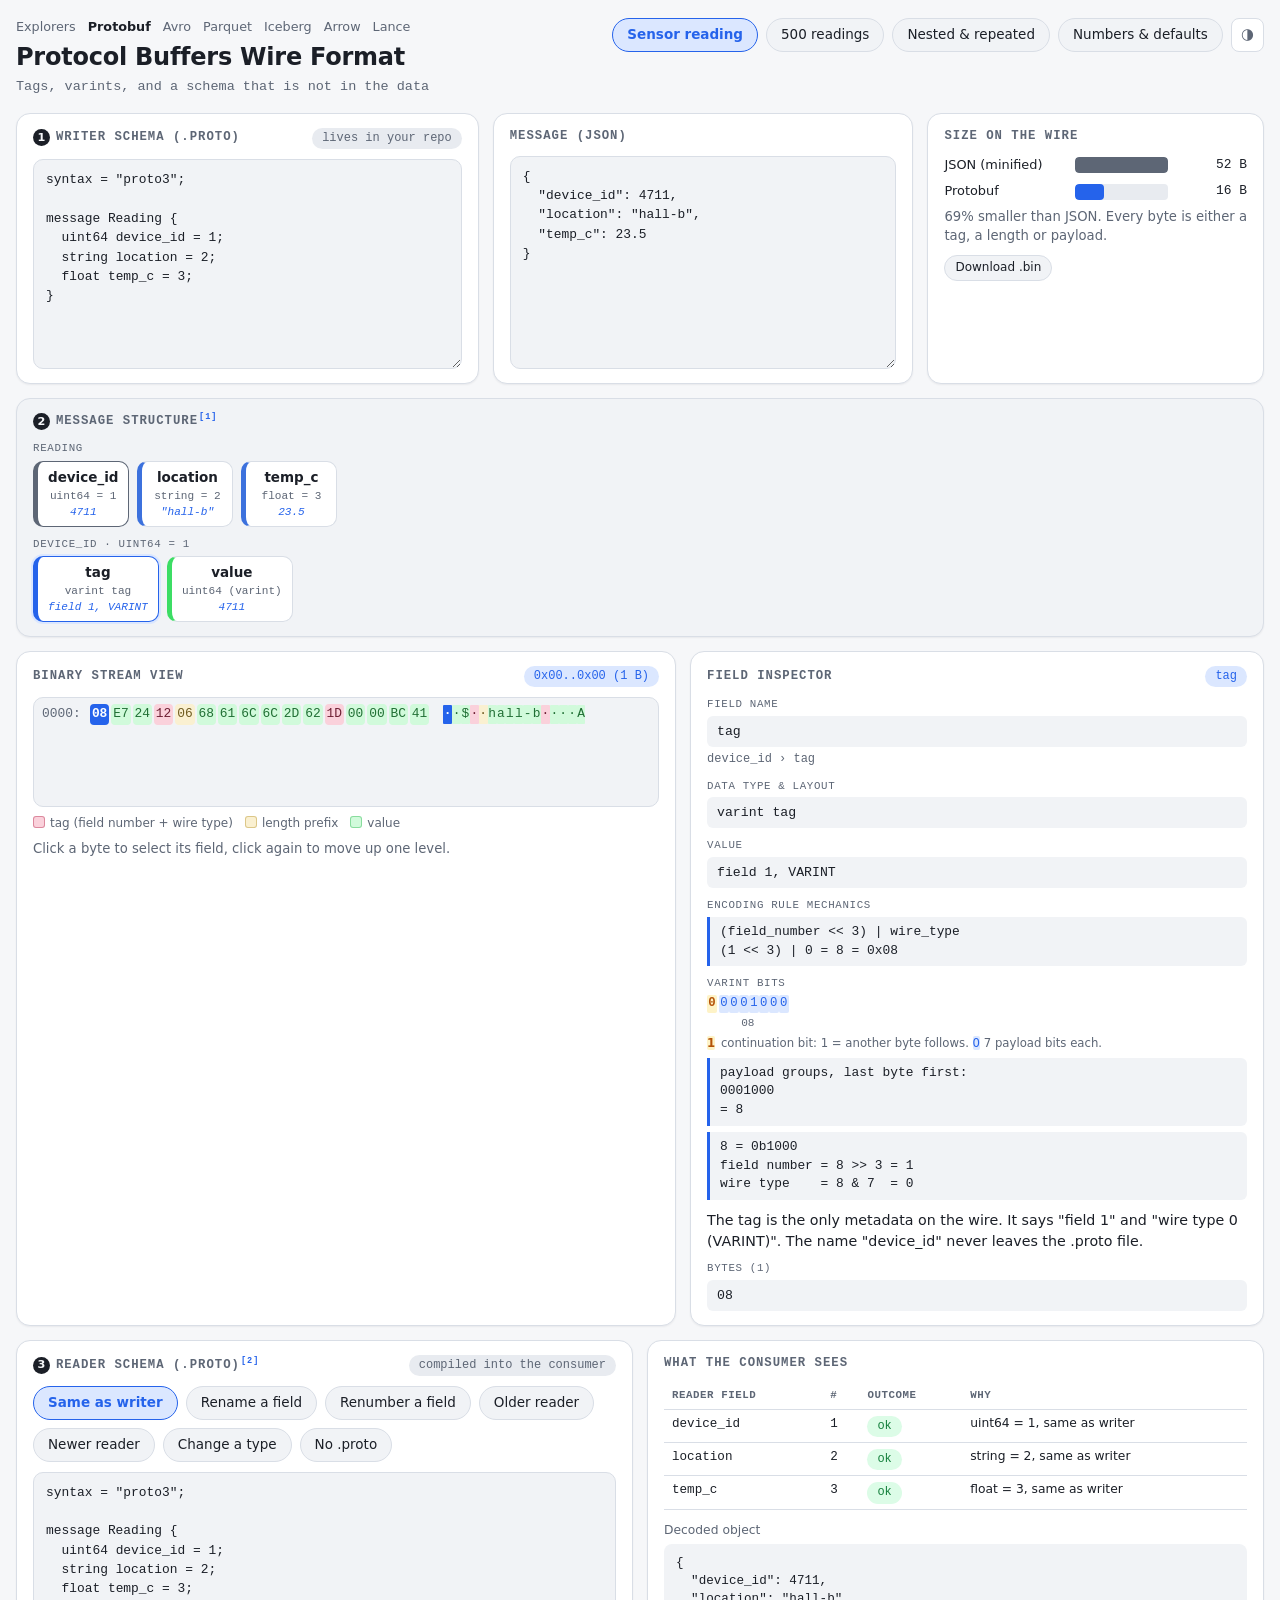
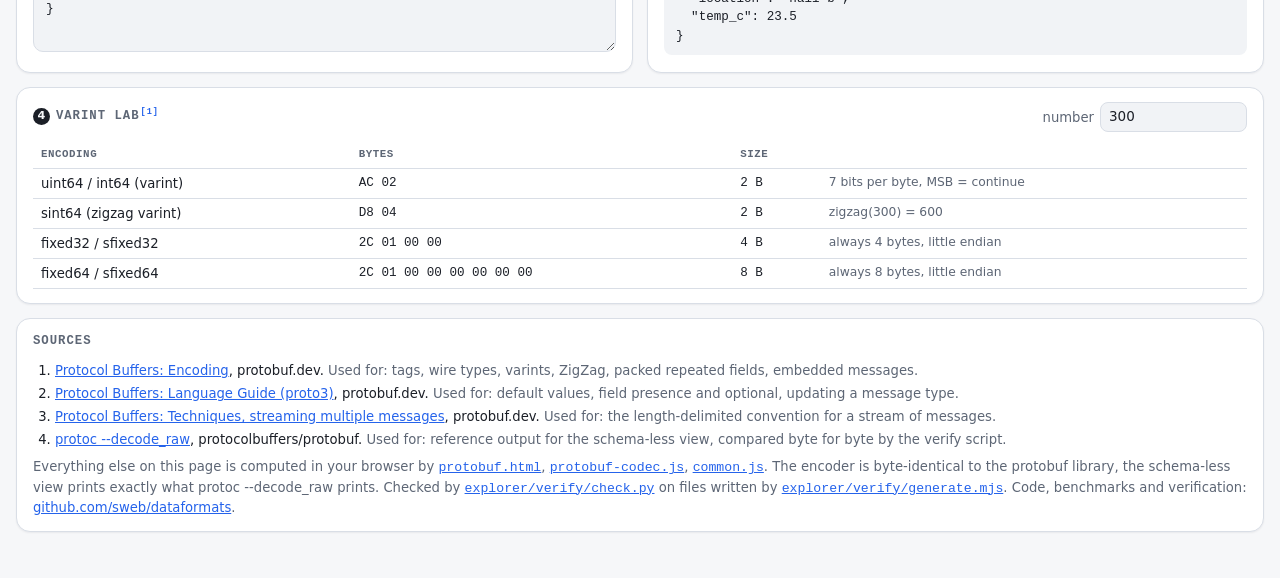
<file: explorer/protobuf.html>
<!doctype html>
<html lang="en">
<head>
<meta charset="utf-8">
<meta name="viewport" content="width=device-width, initial-scale=1">
<title>Protobuf Wire Explorer</title>
<link rel="stylesheet" href="ui.css">
</head>
<body>
<div class="page">
  <header class="top">
    <div>
      <div class="nav"><a href="index.html">Explorers</a><a class="cur" href="protobuf.html">Protobuf</a><a href="avro.html">Avro</a><a href="parquet.html">Parquet</a><a href="iceberg.html">Iceberg</a><a href="arrow.html">Arrow</a><a href="lance.html">Lance</a></div>
      <h1>Protocol Buffers Wire Format</h1>
      <p class="sub">Tags, varints, and a schema that is not in the data</p>
    </div>
    <div class="right-tools">
      <div class="pills" id="presets"></div>
      <button class="icon" id="theme" title="Toggle light / dark">&#9681;</button>
    </div>
  </header>

  <section class="grid g3">
    <div class="card">
      <div class="card-h"><h3><span class="step">1</span>Writer schema (.proto)</h3><span class="chip muted">lives in your repo</span></div>
      <textarea class="code" id="proto" spellcheck="false"></textarea>
    </div>
    <div class="card">
      <div class="card-h"><h3>Message (JSON)</h3></div>
      <div id="framingRow" class="flex hidden" style="margin-bottom:8px"><span class="small muted">a JSON array is written as</span><div id="framing"></div></div>
      <textarea class="code" id="json" spellcheck="false"></textarea>
      <div id="err" class="error hidden"></div>
    </div>
    <div class="card">
      <div class="card-h"><h3>Size on the wire</h3></div>
      <div id="sizes"></div>
      <div id="omitted"></div>
      <div class="flex" style="margin-top:10px"><button class="btn small" id="dl">Download .bin</button></div>
    </div>
  </section>

  <section class="card structure" style="margin-bottom:14px">
    <div class="card-h">
      <h3><span class="step">2</span>Message structure<sup data-cite="pb-encoding"></sup></h3>
    </div>
    <div id="structure"></div>
  </section>

  <section class="grid g-hex">
    <div class="card">
      <div class="card-h"><h3>Binary stream view</h3><span class="chip" id="range"></span></div>
      <div id="hex"></div>
      <div class="legend" id="legend"></div>
      <p class="note">Click a byte to select its field, click again to move up one level.</p>
    </div>
    <div class="card insp">
      <div class="card-h"><h3>Field inspector</h3><span class="chip" id="selname"></span></div>
      <div id="inspector"></div>
    </div>
  </section>

  <section class="grid g2">
    <div class="card">
      <div class="card-h"><h3><span class="step">3</span>Reader schema (.proto)<sup data-cite="pb-proto3"></sup></h3><span class="chip muted">compiled into the consumer</span></div>
      <div class="pills" id="scenarios" style="margin-bottom:10px"></div>
      <textarea class="code" id="reader" spellcheck="false" style="min-height:180px"></textarea>
      <div id="scenarioNote" class="callout hidden"></div>
    </div>
    <div class="card">
      <div class="card-h"><h3>What the consumer sees</h3></div>
      <div id="rerr" class="error hidden"></div>
      <table class="t" id="report"></table>
      <div id="rawNote" class="callout hidden"></div>
      <div class="lbl2 small muted" id="decodedLbl" style="margin:12px 0 4px">Decoded object</div>
      <pre class="json" id="decoded"></pre>
    </div>
  </section>

  <section class="card">
    <div class="card-h"><h3><span class="step">4</span>Varint lab<sup data-cite="pb-encoding"></sup></h3>
      <label class="ctl">number <input type="text" id="vnum" value="300" size="14"></label>
    </div>
    <table class="t" id="vtable"></table>
  </section>

  <section class="card sources" id="sources"></section>
</div>

<script src="common.js"></script>
<script src="sources.js"></script>
<script src="protobuf-codec.js"></script>
<script src="ui.js"></script>
<script>
"use strict";
const { PB, UI } = DF;
const $ = (id) => document.getElementById(id);
const cite = UI.sources($("sources"), ["pb-encoding", "pb-proto3", "pb-techniques", "pb-protoc"], {
  code: ["protobuf.html", "protobuf-codec.js", "common.js"],
  verified: "The encoder is byte-identical to the protobuf library, the schema-less view prints exactly what protoc --decode_raw prints.",
});

function readings(n) {
  const r = DF.rng(42);
  return Array.from({ length: n }, () => ({
    device_id: r.int(1000, 9999),
    location: r.pick(["hall-a", "hall-b", "yard", "cold-storage"]),
    temp_c: Math.round((15 + r.next() * 30) * 4) / 4,
  }));
}

const PRESETS = {
  reading: {
    label: "Sensor reading",
    proto: `syntax = "proto3";

message Reading {
  uint64 device_id = 1;
  string location = 2;
  float temp_c = 3;
}
`,
    json: { device_id: 4711, location: "hall-b", temp_c: 23.5 },
  },
  many: {
    label: "500 readings",
    proto: `syntax = "proto3";

message Reading {
  uint64 device_id = 1;
  string location = 2;
  float temp_c = 3;
}
`,
    json: readings(500),
  },
  nested: {
    label: "Nested & repeated",
    proto: `syntax = "proto3";

message Reading {
  uint64 device_id = 1;
  Location location = 2;
  repeated float temps = 3;
  repeated string tags = 4;
  Status status = 5;
}

message Location {
  string site = 1;
  int32 floor = 2;
}

enum Status {
  OK = 0;
  WARN = 1;
  FAULT = 2;
}
`,
    json: { device_id: 4711, location: { site: "hall-b", floor: 2 }, temps: [23.5, 23.75, 24.0], tags: ["calibrated", "eu"], status: "WARN" },
  },
  numbers: {
    label: "Numbers & defaults",
    proto: `syntax = "proto3";

message Numbers {
  int32 small = 1;
  int32 big = 2;
  int32 negative = 3;
  sint32 negative_zigzag = 4;
  fixed32 hash = 5;
  bool flag = 6;
  int32 zero = 7;
  optional int32 explicit_zero = 8;
  string empty = 9;
}
`,
    json: { small: 1, big: 300, negative: -1, negative_zigzag: -1, hash: 3735928559, flag: true, zero: 0, explicit_zero: 0, empty: "" },
  },
};

const state = { root: null, scenario: "same", writer: null, encoded: null, framing: "delimited" };

const explorer = new UI.Explorer({ structure: $("structure"), hex: $("hex"), inspector: $("inspector"), chip: $("range"), chipName: $("selname") });
UI.legend($("legend"), [["tag", "tag (field number + wire type)"], ["length", "length prefix"], ["value", "value"]]);
UI.themeToggle($("theme"));

const presetPills = Object.entries(PRESETS).map(([key, p]) => {
  const b = UI.el("button", { class: "pill", type: "button" }, p.label);
  b.addEventListener("click", () => loadPreset(key));
  $("presets").append(b);
  return [key, b];
});

function loadPreset(key) {
  presetPills.forEach(([k, b]) => b.classList.toggle("on", k === key));
  $("proto").value = PRESETS[key].proto;
  const j = PRESETS[key].json;
  $("json").value = Array.isArray(j) && j.length > 20 ? "[\n" + j.map((r) => "  " + JSON.stringify(r)).join(",\n") + "\n]" : JSON.stringify(j, null, 2);
  update(true);
}

/** The message the JSON describes: the first one no other message uses as a field type. */
function rootOf(schema, prefer) {
  if (prefer && schema.messages[prefer]) return prefer;
  const nested = new Set(Object.values(schema.messages).flatMap((m) => m.fields.map((f) => f.type)));
  return schema.order.find((n) => !nested.has(n)) || schema.order[0];
}

function showError(id, e) {
  $(id).classList.toggle("hidden", !e);
  $(id).textContent = e ? e.message || String(e) : "";
}

function update(resetReader) {
  try {
    const schema = PB.parseProto($("proto").value);
    state.root = rootOf(schema);
    const value = JSON.parse($("json").value);
    const multi = Array.isArray(value);
    const encoded = multi ? PB.encodeMany(schema, state.root, value, state.framing) : PB.encode(schema, state.root, value);
    encoded.multi = multi;
    encoded.count = multi ? value.length : 1;
    $("framingRow").classList.toggle("hidden", !multi);
    state.writer = schema;
    state.encoded = encoded;
    showError("err", null);
    const json = DF.utf8(JSON.stringify(value)).length;
    UI.sizeBars($("sizes"), [
      { label: "JSON (minified)", n: json, alt: true },
      { label: "Protobuf", n: encoded.bytes.length },
    ]);
    const om = encoded.omitted;
    $("omitted").innerHTML = om.length
      ? `<p class="note">Not on the wire at all: ${om.map((o) => `<code>${UI.esc(o.path)}</code> (${UI.esc(o.reason)})`).join(", ")}. proto3 skips default values, a reader cannot tell "0" from "not set".${cite("pb-proto3")}</p>`
      : `<p class="note">${((1 - encoded.bytes.length / json) * 100).toFixed(0)}% smaller than JSON. Every byte is either a tag, a length or payload.</p>`;
    if (multi) {
      $("omitted").innerHTML += `<p class="note">${(encoded.bytes.length / encoded.count).toFixed(1)} B per message. ${state.framing === "wrapper"
        ? "As one message: a reader must parse all of it, into memory, on one thread, before using the first reading."
        : `As a delimited stream: no header, no schema, no markers between messages.${cite("pb-techniques")}`}</p>`;
    }
    explorer.load(encoded, true);
    if (resetReader) applyScenario(state.scenario);
    else decodeReader();
  } catch (e) {
    showError("err", e);
  }
}

const SCENARIOS = [
  ["same", "Same as writer", () => "Reader and writer agree."],
  ["rename", "Rename a field", (s, m) => {
    const f = m.fields[1] || m.fields[0];
    const old = f.name;
    f.name = `${old}_v2`;
    return `Renamed <code>${old}</code> to <code>${f.name}</code>. Names never travel, matching is by number: <b>free</b>.`;
  }],
  ["renumber", "Renumber a field", (s, m) => {
    const f = m.fields[m.fields.length - 1];
    const old = f.number;
    f.number = Math.max(...m.fields.map((x) => x.number)) + 1;
    return `Moved <code>${f.name}</code> from ${old} to ${f.number}. The reader now looks for a number nobody writes: <b>silent default</b>, and field ${old} is skipped as unknown.`;
  }],
  ["drop", "Older reader", (s, m) => {
    const f = m.fields.pop();
    return `This reader was compiled before <code>${f.name}</code> existed. It skips field ${f.number} using only the wire type: <b>forward compatible</b>.`;
  }],
  ["add", "Newer reader", (s, m) => {
    const n = Math.max(...m.fields.map((x) => x.number)) + 1;
    m.fields.push({ name: "firmware", type: "string", number: n, label: "" });
    return `The reader expects <code>string firmware = ${n}</code>, which this writer never sends. It gets the default <code>""</code>: <b>backward compatible</b>, but indistinguishable from an empty value.`;
  }],
  ["type", "Change a type", (s, m) => {
    const swaps = { int32: "sint32", int64: "sint64", uint32: "sint32", uint64: "sint64", sint32: "int32", sint64: "int64", float: "fixed32", fixed32: "float", double: "fixed64", fixed64: "double" };
    const f = m.fields.find((x) => swaps[x.type]);
    if (!f) return "No numeric field to change.";
    const old = f.type;
    f.type = swaps[old];
    return `Changed <code>${f.name}</code> from ${old} to ${f.type}. Same wire type, so nothing fails. The same bytes are just read differently: <b>silent corruption</b>.`;
  }],
  ["raw", "No .proto", (s) => {
    s.messages = {};
    s.enums = {};
    s.order = [];
    return `No <code>.proto</code> at all: the file three years later, in a bucket, without the repo. The bytes carry field numbers and wire types, nothing else. That is all <code>protoc --decode_raw</code> can print.${cite("pb-protoc")} No names, and every value has more than one possible type: <b>guesswork</b>.`;
  }],
];

const RAW_READER = `// no .proto: the reader has nothing but the bytes
// same as: protoc --decode_raw < reading.bin
`;

const scenarioPills = SCENARIOS.map(([key, label]) => {
  const b = UI.el("button", { class: "pill", type: "button" }, label);
  b.addEventListener("click", () => applyScenario(key));
  $("scenarios").append(b);
  return [key, b];
});

function applyScenario(key) {
  state.scenario = key;
  scenarioPills.forEach(([k, b]) => b.classList.toggle("on", k === key));
  if (!state.writer) return;
  const s = PB.cloneSchema(state.writer);
  const m = s.messages[state.root];
  const fn = SCENARIOS.find(([k]) => k === key)[2];
  const note = fn(s, m);
  $("reader").value = s.order.length ? PB.serializeProto(s) : RAW_READER;
  $("scenarioNote").innerHTML = note;
  $("scenarioNote").classList.toggle("hidden", key === "same");
  decodeReader();
}

function decodeReader() {
  if (!state.encoded) return;
  try {
    const payload = state.encoded.multi ? state.encoded.payloads[0] : state.encoded.bytes;
    if (!payload) throw new Error("no message to decode");
    const raw = !hasSchema($("reader").value);
    $("rawNote").classList.toggle("hidden", !raw || !state.encoded.multi);
    if (raw) return decodeRawView(payload);
    $("decodedLbl").textContent = "Decoded object";
    const reader = PB.parseProto($("reader").value);
    const { value, report } = PB.decodeWithReader(payload, reader, rootOf(reader, state.root), state.writer, state.root);
    showError("rerr", null);
    $("report").innerHTML = `<tr><th>Reader field</th><th>#</th><th>Outcome</th><th>Why</th></tr>` + report.map((r) =>
      `<tr><td class="mono">${UI.esc(r.path.replace(/#\d+$/, "") + (r.path.includes("#") ? r.field : ""))}</td><td class="mono">${r.number}</td><td>${UI.statusChip(r.status)}</td><td class="small">${UI.esc(r.note)}</td></tr>`).join("");
    $("decoded").textContent = (state.encoded.multi ? "// first message of the stream\n" : "") + DF.toJSON(value);
  } catch (e) {
    showError("rerr", e);
  }
}

/** False for an empty reader: nothing but comments and the syntax line. */
function hasSchema(src) {
  return src.replace(/\/\/[^\n]*|\/\*[\s\S]*?\*\//g, "").replace(/syntax\s*=\s*"[^"]*"\s*;/, "").trim() !== "";
}

function rawRows(fields, prefix) {
  return fields.flatMap((f) => {
    const num = prefix + f.number;
    const could = PB.interpretations(f).map((o) => `<div><span class="muted">${UI.esc(o.types.join(" / "))}:</span> <span class="mono">${UI.esc(o.value)}</span></div>`).join("");
    const row = `<tr><td class="mono">${num}</td><td class="mono">${PB.WT_NAME[f.wt]}</td><td class="mono small">${DF.hex(f.bytes, 12)}</td><td class="small">${could}</td></tr>`;
    return [row, ...(f.children ? rawRows(f.children, num + ".") : [])];
  });
}

function decodeRawView(payload) {
  const fields = PB.decodeRaw(payload);
  showError("rerr", null);
  $("report").innerHTML = `<tr><th>#</th><th>Wire type</th><th>Bytes</th><th>Could be</th></tr>` + rawRows(fields, "").join("");
  $("decodedLbl").textContent = state.encoded.multi ? "protoc --decode_raw, first message of the file" : "protoc --decode_raw";
  $("decoded").textContent = PB.formatRaw(fields);
  if (state.encoded.multi) $("rawNote").innerHTML = rawFileNote();
}

/** What protoc --decode_raw makes of the whole file, not just the first message. */
function rawFileNote() {
  const { bytes, count, payloads, framing } = state.encoded;
  let fields;
  try {
    fields = PB.decodeRaw(bytes);
  } catch (e) {
    return `The whole file through <code>protoc --decode_raw</code>: <b>Failed to parse input</b> (${UI.esc(e.message)}). Byte 0 is the length of message 0 (${payloads[0].length}), and a reader without the schema takes it for a tag. Nothing in the file says it is a stream of messages.`;
  }
  if (framing === "wrapper") {
    return `The whole file parses: field 1, ${fields.length} times, each a nested message. That it is one list of ${count} readings, and what field 1 means, is not in the bytes.`;
  }
  return `The whole file through <code>protoc --decode_raw</code> parses without an error, into ${fields.length} top-level field(s) that are not readings: byte 0, the length of message 0 (${payloads[0].length}), is read as a tag. Nothing in the file says it is a stream of messages.`;
}

UI.tabs($("framing"), [["delimited", "delimited stream"], ["wrapper", "repeated field in one message"]], (f) => {
  state.framing = f;
  update(false);
}, "delimited");

function varintRow(label, bytes, note) {
  const hex = DF.hex(bytes);
  return `<tr><td>${label}</td><td class="mono">${hex}</td><td class="mono">${bytes.length} B</td><td class="small muted">${note}</td></tr>`;
}

function varintLab() {
  const raw = $("vnum").value.trim();
  let n;
  try {
    n = BigInt(raw);
  } catch {
    $("vtable").innerHTML = `<tr><td class="error">not an integer</td></tr>`;
    return;
  }
  const rows = [];
  rows.push(`<tr><th>Encoding</th><th>Bytes</th><th>Size</th><th></th></tr>`);
  if (n >= 0n) rows.push(varintRow("uint64 / int64 (varint)", DF.varint(n), "7 bits per byte, MSB = continue"));
  else rows.push(varintRow("int32 / int64 (varint)", DF.varint(BigInt.asUintN(64, n)), "negative: sign-extended to 64 bit, always 10 bytes"));
  rows.push(varintRow("sint64 (zigzag varint)", DF.varint(DF.zigzag(n)), `zigzag(${n}) = ${DF.zigzag(n)}`));
  if (n >= -2147483648n && n <= 4294967295n) rows.push(varintRow("fixed32 / sfixed32", DF.le32(Number(BigInt.asIntN(32, n))), "always 4 bytes, little endian"));
  rows.push(varintRow("fixed64 / sfixed64", DF.le64(n), "always 8 bytes, little endian"));
  $("vtable").innerHTML = rows.join("");
}

$("proto").addEventListener("input", UI.debounce(() => update(true), 350));
$("json").addEventListener("input", UI.debounce(() => update(false), 300));
$("reader").addEventListener("input", UI.debounce(() => {
  scenarioPills.forEach(([, b]) => b.classList.remove("on"));
  $("scenarioNote").classList.add("hidden");
  decodeReader();
}, 300));
$("vnum").addEventListener("input", varintLab);
$("dl").addEventListener("click", () => state.encoded && UI.download(state.encoded.bytes, `${state.root.toLowerCase()}.bin`));

loadPreset("reading");
varintLab();
</script>
</body>
</html>
</file>
<file: explorer/ui.css>
:root {
  --bg: #f6f7f9;
  --panel: #ffffff;
  --panel-2: #f1f3f6;
  --panel-3: #e8ebf0;
  --border: #d9dee6;
  --text: #1b1f27;
  --muted: #5d6675;
  --accent: #2563eb;
  --accent-soft: #dbe7ff;
  --accent-text: #ffffff;
  --ok: #15803d;
  --ok-soft: #dcfce7;
  --warn: #b45309;
  --warn-soft: #fef3c7;
  --bad: #b91c1c;
  --bad-soft: #fee2e2;
  --info: #6d28d9;
  --info-soft: #ede9fe;
  --l-bg: 90%;
  --l-fg: 28%;
  --s-bg: 80%;
  --shadow: 0 1px 2px rgba(16, 24, 40, 0.06);
  --mono: "JetBrains Mono", "Fira Code", ui-monospace, "SFMono-Regular", Menlo, Consolas, monospace;
  --sans: Inter, "Segoe UI", system-ui, -apple-system, Roboto, Helvetica, Arial, sans-serif;
  color-scheme: light;
}

@media (prefers-color-scheme: dark) {
  :root:not([data-theme="light"]) {
    --bg: #0f1218;
    --panel: #171b23;
    --panel-2: #1e232d;
    --panel-3: #262c38;
    --border: #2d3442;
    --text: #e6e9ef;
    --muted: #9aa3b2;
    --accent: #5b8cff;
    --accent-soft: #1d2b4f;
    --accent-text: #0b1020;
    --ok: #4ade80;
    --ok-soft: #12301f;
    --warn: #fbbf24;
    --warn-soft: #3a2a0a;
    --bad: #f87171;
    --bad-soft: #3b1414;
    --info: #c4b5fd;
    --info-soft: #2a2145;
    --l-bg: 24%;
    --l-fg: 82%;
    --s-bg: 45%;
    --shadow: none;
    color-scheme: dark;
  }
}

:root[data-theme="dark"] {
  --bg: #0f1218;
  --panel: #171b23;
  --panel-2: #1e232d;
  --panel-3: #262c38;
  --border: #2d3442;
  --text: #e6e9ef;
  --muted: #9aa3b2;
  --accent: #5b8cff;
  --accent-soft: #1d2b4f;
  --accent-text: #0b1020;
  --ok: #4ade80;
  --ok-soft: #12301f;
  --warn: #fbbf24;
  --warn-soft: #3a2a0a;
  --bad: #f87171;
  --bad-soft: #3b1414;
  --info: #c4b5fd;
  --info-soft: #2a2145;
  --l-bg: 24%;
  --l-fg: 82%;
  --s-bg: 45%;
  --shadow: none;
  color-scheme: dark;
}

* {
  box-sizing: border-box;
}

html,
body {
  margin: 0;
  background: var(--bg);
  color: var(--text);
  font-family: var(--sans);
  font-size: 15px;
  line-height: 1.45;
}

.page {
  max-width: 1440px;
  margin: 0 auto;
  padding: 18px 16px 48px;
}

a {
  color: var(--accent);
}

code,
pre,
textarea,
.mono {
  font-family: var(--mono);
}

header.top {
  display: flex;
  flex-wrap: wrap;
  align-items: flex-start;
  justify-content: space-between;
  gap: 12px 24px;
  margin-bottom: 16px;
}

header.top h1 {
  font-size: 1.6rem;
  margin: 0;
  letter-spacing: -0.01em;
}

header.top .sub {
  margin: 2px 0 0;
  font-family: var(--mono);
  color: var(--muted);
  font-size: 0.9rem;
}

header.top .nav {
  font-size: 0.85rem;
  margin-bottom: 4px;
}

header.top .nav a {
  text-decoration: none;
  color: var(--muted);
  margin-right: 12px;
}

header.top .nav a.cur {
  color: var(--text);
  font-weight: 600;
}

.right-tools {
  display: flex;
  gap: 8px;
  align-items: center;
  flex-wrap: wrap;
}

.pills {
  display: flex;
  flex-wrap: wrap;
  gap: 8px;
}

.pill,
button.btn {
  border: 1px solid var(--border);
  background: var(--panel-2);
  color: var(--text);
  border-radius: 999px;
  padding: 6px 14px;
  font: inherit;
  font-size: 0.9rem;
  cursor: pointer;
  white-space: nowrap;
}

.pill:hover,
button.btn:hover {
  border-color: var(--accent);
}

.pill.on {
  background: var(--accent-soft);
  border-color: var(--accent);
  color: var(--accent);
  font-weight: 600;
}

button.btn.small {
  padding: 3px 10px;
  font-size: 0.8rem;
}

button.icon {
  border: 1px solid var(--border);
  background: var(--panel);
  color: var(--muted);
  border-radius: 8px;
  padding: 5px 9px;
  cursor: pointer;
  font: inherit;
}

.card {
  background: var(--panel);
  border: 1px solid var(--border);
  border-radius: 14px;
  padding: 14px 16px;
  box-shadow: var(--shadow);
  min-width: 0;
}

.card.soft {
  background: var(--panel-2);
}

.card-h {
  display: flex;
  align-items: center;
  justify-content: space-between;
  gap: 8px;
  margin-bottom: 10px;
  flex-wrap: wrap;
}

.card-h h3,
h3.lbl {
  margin: 0;
  font-family: var(--mono);
  font-size: 0.82rem;
  letter-spacing: 0.08em;
  text-transform: uppercase;
  color: var(--muted);
  font-weight: 700;
}

.step {
  display: inline-flex;
  align-items: center;
  justify-content: center;
  width: 1.5em;
  height: 1.5em;
  border-radius: 50%;
  background: var(--text);
  color: var(--bg);
  font-size: 0.75rem;
  margin-right: 6px;
  font-family: var(--sans);
  letter-spacing: 0;
}

.chip {
  display: inline-block;
  font-family: var(--mono);
  font-size: 0.8rem;
  background: var(--accent-soft);
  color: var(--accent);
  border-radius: 999px;
  padding: 2px 10px;
  white-space: nowrap;
}

.chip.ok {
  background: var(--ok-soft);
  color: var(--ok);
}

.chip.warn {
  background: var(--warn-soft);
  color: var(--warn);
}

.chip.bad {
  background: var(--bad-soft);
  color: var(--bad);
}

.chip.info {
  background: var(--info-soft);
  color: var(--info);
}

.chip.muted {
  background: var(--panel-3);
  color: var(--muted);
}

.grid {
  display: grid;
  gap: 14px;
  margin-bottom: 14px;
}

.g2 {
  grid-template-columns: minmax(0, 1fr) minmax(0, 1fr);
}

.g3 {
  grid-template-columns: minmax(0, 1.1fr) minmax(0, 1fr) minmax(0, 0.8fr);
}

.g3 > .card:has(> textarea.code) {
  display: flex;
  flex-direction: column;
}

.g3 > .card > textarea.code {
  flex: 1 1 auto;
}

.g-hex {
  grid-template-columns: minmax(0, 1.15fr) minmax(0, 1fr);
}

@media (max-width: 980px) {
  .g2,
  .g3,
  .g-hex {
    grid-template-columns: minmax(0, 1fr);
  }
}

textarea.code {
  width: 100%;
  min-height: 210px;
  resize: vertical;
  background: var(--panel-2);
  color: var(--text);
  border: 1px solid var(--border);
  border-radius: 10px;
  padding: 10px 12px;
  font-size: 0.86rem;
  line-height: 1.5;
  tab-size: 2;
}

textarea.code:focus,
input:focus,
select:focus {
  outline: 2px solid var(--accent);
  outline-offset: -1px;
}

input[type="number"],
input[type="text"],
select {
  background: var(--panel-2);
  color: var(--text);
  border: 1px solid var(--border);
  border-radius: 8px;
  padding: 4px 8px;
  font: inherit;
  font-size: 0.9rem;
}

label.ctl {
  display: inline-flex;
  align-items: center;
  gap: 6px;
  font-size: 0.88rem;
  color: var(--muted);
}

.controls {
  display: flex;
  flex-wrap: wrap;
  gap: 10px 18px;
  align-items: center;
}

.error {
  background: var(--bad-soft);
  color: var(--bad);
  border-radius: 8px;
  padding: 8px 12px;
  font-family: var(--mono);
  font-size: 0.85rem;
  margin-top: 8px;
  white-space: pre-wrap;
}

.note {
  color: var(--muted);
  font-size: 0.88rem;
  margin: 6px 0 0;
}

.callout {
  border-left: 3px solid var(--accent);
  background: var(--panel-2);
  border-radius: 0 8px 8px 0;
  padding: 8px 12px;
  margin: 8px 0;
  font-size: 0.92rem;
}

.callout.bad {
  border-color: var(--bad);
  background: var(--bad-soft);
}

.callout.ok {
  border-color: var(--ok);
  background: var(--ok-soft);
}

.callout.warn {
  border-color: var(--warn);
  background: var(--warn-soft);
}


.structure {
  background: var(--panel-2);
}

.srow-wrap {
  position: relative;
}

.srow-title {
  font-family: var(--mono);
  font-size: 0.72rem;
  color: var(--muted);
  margin: 10px 0 4px;
  text-transform: uppercase;
  letter-spacing: 0.06em;
}

.srow {
  display: flex;
  flex-wrap: wrap;
  gap: 8px;
}

.sbox {
  --h: 220;
  background: var(--panel);
  border: 1.5px solid var(--border);
  border-left: 5px solid hsl(var(--h) 70% 55%);
  border-radius: 10px;
  padding: 6px 10px;
  min-width: 96px;
  max-width: 230px;
  cursor: pointer;
  text-align: center;
  transition: border-color 0.1s, transform 0.1s;
}

.sbox:hover {
  border-color: var(--accent);
}

.sbox.on {
  border-color: var(--muted);
  background: var(--panel);
}

.sbox.sel {
  border-color: var(--accent);
  box-shadow: 0 0 0 2px var(--accent-soft);
}

.sbox .t {
  font-weight: 600;
  font-size: 0.9rem;
  white-space: nowrap;
  overflow: hidden;
  text-overflow: ellipsis;
}

.sbox .s {
  font-family: var(--mono);
  font-size: 0.74rem;
  color: var(--muted);
  white-space: nowrap;
  overflow: hidden;
  text-overflow: ellipsis;
}

.sbox .v {
  font-family: var(--mono);
  font-size: 0.74rem;
  color: var(--accent);
  font-style: italic;
  white-space: nowrap;
  overflow: hidden;
  text-overflow: ellipsis;
}

.sbox.more {
  border-left-color: var(--border);
  color: var(--muted);
  display: flex;
  align-items: center;
  justify-content: center;
}


.fmap {
  display: flex;
  height: 54px;
  border-radius: 8px;
  overflow: hidden;
  border: 1px solid var(--border);
  background: var(--panel-2);
}

.fseg {
  --h: 220;
  position: relative;
  min-width: 3px;
  display: flex;
  border-right: 1px solid var(--panel);
  cursor: pointer;
  background: hsl(var(--h) var(--s-bg) var(--l-bg));
  overflow: hidden;
}

.fseg.leafseg {
  flex-direction: column;
  justify-content: center;
  padding: 0 4px;
}

.fseg .fl {
  font-size: 0.7rem;
  font-family: var(--mono);
  color: hsl(var(--h) 60% var(--l-fg));
  white-space: nowrap;
  overflow: hidden;
  text-overflow: ellipsis;
  pointer-events: none;
}

.fseg .fs {
  font-size: 0.66rem;
  font-family: var(--mono);
  color: hsl(var(--h) 30% var(--l-fg));
  opacity: 0.8;
  white-space: nowrap;
  overflow: hidden;
  pointer-events: none;
}

.fseg.sel {
  outline: 3px solid var(--accent);
  outline-offset: -3px;
  z-index: 1;
}

.fseg.skip {
  background: repeating-linear-gradient(135deg, var(--panel-2) 0 5px, var(--panel-3) 5px 10px);
}

.fseg.skip .fl,
.fseg.skip .fs {
  opacity: 0.35;
}

.fseg.read {
  box-shadow: inset 0 -6px 0 var(--ok);
}

.fgroup {
  display: flex;
  border-right: 2px solid var(--panel);
  min-width: 3px;
}

.fmap-labels {
  display: flex;
  font-family: var(--mono);
  font-size: 0.7rem;
  color: var(--muted);
  margin-top: 3px;
}

.fmap-labels div {
  overflow: hidden;
  white-space: nowrap;
  text-overflow: ellipsis;
  min-width: 3px;
  padding-left: 2px;
  border-left: 1px solid var(--border);
}


.hex-scroll {
  height: 360px;
  overflow: auto;
  position: relative;
  background: var(--panel-2);
  border-radius: 10px;
  border: 1px solid var(--border);
  font-family: var(--mono);
  font-size: 0.86rem;
}

.hex-spacer {
  position: relative;
}

.hex-rows {
  position: absolute;
  left: 0;
  top: 0;
  padding: 4px 8px;
}

.hr {
  height: 24px;
  display: flex;
  align-items: center;
  white-space: nowrap;
}

.hr .off {
  color: var(--muted);
  width: 6.2ch;
  flex: none;
  user-select: none;
}

.hr .hx {
  display: inline-flex;
  gap: 2px;
  margin-right: 14px;
}

.hr .asc {
  display: inline-flex;
  color: var(--muted);
}

.b,
.a {
  --h: 0;
  --s: 0%;
  display: inline-block;
  text-align: center;
  border-radius: 4px;
  cursor: pointer;
  background: hsl(var(--h) var(--s) var(--l-bg));
  color: hsl(var(--h) 55% var(--l-fg));
}

.b {
  width: 2.5ch;
  padding: 1px 0;
}

.a {
  width: 1.15ch;
  border-radius: 1px;
}


.b.hov,
.a.hov {
  box-shadow: inset 0 0 0 1.5px hsl(var(--h) 70% 45%);
}

.b.sel,
.a.sel {
  background: var(--accent);
  color: var(--accent-text);
  font-weight: 700;
}

.b.selg,
.a.selg {
  box-shadow: inset 0 0 0 2px var(--accent);
  font-weight: 700;
}

.b.dim,
.a.dim {
  opacity: 0.35;
}

.b.none {
  visibility: hidden;
}

.k-magic { --h: 215; --s: var(--s-bg); }
.k-meta { --h: 265; --s: var(--s-bg); }
.k-schema { --h: 290; --s: var(--s-bg); }
.k-sync { --h: 25; --s: var(--s-bg); }
.k-count { --h: 175; --s: var(--s-bg); }
.k-length { --h: 45; --s: var(--s-bg); }
.k-tag { --h: 345; --s: var(--s-bg); }
.k-value { --h: 135; --s: var(--s-bg); }
.k-pagehdr { --h: 195; --s: var(--s-bg); }
.k-footer { --h: 250; --s: var(--s-bg); }
.k-dict { --h: 305; --s: var(--s-bg); }
.k-rle { --h: 10; --s: var(--s-bg); }
.k-bitpacked { --h: 55; --s: var(--s-bg); }
.k-compressed { --h: 220; --s: 8%; }
.k-levels { --h: 95; --s: var(--s-bg); }
.k-validity { --h: 95; --s: var(--s-bg); }
.k-offsets { --h: 45; --s: var(--s-bg); }
.k-fb { --h: 265; --s: var(--s-bg); }
.k-padding { --h: 220; --s: 4%; }
.k-unknown { --h: 0; --s: 0%; }

.legend {
  display: flex;
  flex-wrap: wrap;
  gap: 6px 12px;
  margin-top: 8px;
  font-size: 0.8rem;
  color: var(--muted);
}

.legend span.sw {
  display: inline-block;
  width: 12px;
  height: 12px;
  border-radius: 3px;
  margin-right: 5px;
  vertical-align: -1px;
  background: hsl(var(--h) var(--s) var(--l-bg));
  border: 1px solid hsl(var(--h) 50% 50% / 0.5);
}


.insp .lbl2 {
  font-family: var(--mono);
  font-size: 0.72rem;
  text-transform: uppercase;
  letter-spacing: 0.06em;
  color: var(--muted);
  margin: 10px 0 3px;
}

.insp .lbl2:first-child {
  margin-top: 0;
}

.insp .val {
  background: var(--panel-2);
  border-radius: 6px;
  padding: 6px 10px;
  font-family: var(--mono);
  font-size: 0.88rem;
  word-break: break-word;
}

.insp .rule {
  background: var(--panel-2);
  border-left: 3px solid var(--accent);
  border-radius: 0 6px 6px 0;
  padding: 6px 10px;
  font-family: var(--mono);
  font-size: 0.86rem;
  white-space: pre-wrap;
  word-break: break-word;
}

.insp .desc {
  margin: 10px 0 0;
  font-size: 0.95rem;
}

.crumbs {
  font-family: var(--mono);
  font-size: 0.8rem;
  color: var(--muted);
  word-break: break-word;
}

.crumbs a {
  color: var(--muted);
  text-decoration: none;
  cursor: pointer;
}

.crumbs a:hover {
  color: var(--accent);
  text-decoration: underline;
}

.bits {
  display: flex;
  flex-wrap: wrap;
  gap: 10px;
  font-family: var(--mono);
  font-size: 0.82rem;
}

.bitbyte {
  display: flex;
  flex-direction: column;
  align-items: center;
  gap: 2px;
}

.bitbyte .bx {
  color: var(--muted);
  font-size: 0.74rem;
}

.bitbyte .bb {
  display: flex;
}

.bit {
  width: 1.35ch;
  text-align: center;
  border-radius: 2px;
}

.bit.c {
  background: var(--warn-soft);
  color: var(--warn);
  font-weight: 700;
  margin-right: 2px;
}

.bit.p {
  background: var(--accent-soft);
  color: var(--accent);
}

.bit.alt {
  background: var(--ok-soft);
  color: var(--ok);
}

.bits-legend {
  font-size: 0.78rem;
  color: var(--muted);
  margin-top: 4px;
}

table.t {
  border-collapse: collapse;
  width: 100%;
  font-size: 0.88rem;
}

table.t th,
table.t td {
  text-align: left;
  padding: 5px 8px;
  border-bottom: 1px solid var(--border);
  vertical-align: top;
}

table.t th {
  font-family: var(--mono);
  font-size: 0.72rem;
  text-transform: uppercase;
  letter-spacing: 0.05em;
  color: var(--muted);
  font-weight: 600;
}

table.t td.mono,
table.t td code {
  font-family: var(--mono);
  font-size: 0.84rem;
}

pre.json {
  background: var(--panel-2);
  border-radius: 8px;
  padding: 10px 12px;
  font-size: 0.84rem;
  overflow: auto;
  max-height: 320px;
  margin: 0;
}

.sizebars {
  display: flex;
  flex-direction: column;
  gap: 8px;
}

.sizebar {
  display: grid;
  grid-template-columns: 9.5em 1fr 5.5em;
  align-items: center;
  gap: 8px;
  font-size: 0.86rem;
}

.sizebar .bar {
  height: 16px;
  border-radius: 4px;
  background: var(--panel-3);
  overflow: hidden;
}

.sizebar .bar > div {
  height: 100%;
  background: var(--accent);
  border-radius: 4px;
}

.sizebar .bar > div.alt {
  background: var(--muted);
}

.sizebar .n {
  font-family: var(--mono);
  text-align: right;
}

.big-num {
  font-size: 1.8rem;
  font-weight: 700;
  letter-spacing: -0.02em;
}

.tabs {
  display: inline-flex;
  flex-wrap: wrap;
  background: var(--panel-3);
  border-radius: 999px;
  padding: 3px;
  gap: 2px;
}

.tabs button {
  border: none;
  background: transparent;
  color: var(--muted);
  font: inherit;
  font-size: 0.85rem;
  padding: 4px 12px;
  border-radius: 999px;
  cursor: pointer;
  white-space: nowrap;
}

.tabs button.on {
  background: var(--panel);
  color: var(--text);
  font-weight: 600;
  box-shadow: var(--shadow);
}

.hidden {
  display: none !important;
}

.flex {
  display: flex;
  gap: 10px;
  align-items: center;
  flex-wrap: wrap;
}

.spacer {
  flex: 1;
}

.muted {
  color: var(--muted);
}

.small {
  font-size: 0.82rem;
}

.bstrip {
  display: grid;
  grid-template-columns: 9.5em minmax(0, 1fr);
  gap: 6px 10px;
  align-items: center;
  margin: 12px 0 6px;
}

.blabel {
  font-size: 0.8rem;
  color: var(--muted);
  text-align: right;
}

.btrack {
  position: relative;
  height: 26px;
  background: var(--panel-2);
  border-radius: 6px;
  overflow: hidden;
}

.bspan {
  position: absolute;
  top: 3px;
  bottom: 3px;
  border-radius: 3px;
  border: 1px solid var(--panel);
  background: var(--panel-3);
  font-family: var(--mono);
  font-size: 0.66rem;
  color: var(--muted);
  overflow: hidden;
  white-space: nowrap;
  padding: 0 2px;
  line-height: 18px;
  cursor: pointer;
}

.bspan.rec { background: hsl(215 var(--s-bg) var(--l-bg)); color: hsl(215 55% var(--l-fg)); }
.bspan.rec.alt { background: hsl(200 var(--s-bg) calc(var(--l-bg) - 6%)); }
.bspan.sync { background: hsl(25 var(--s-bg) var(--l-bg)); color: hsl(25 55% var(--l-fg)); }
.bspan.hdr { background: hsl(175 var(--s-bg) var(--l-bg)); color: hsl(175 55% var(--l-fg)); }
.bspan.ok { background: var(--ok-soft); color: var(--ok); border-color: var(--ok); }
.bspan.silent { background: var(--warn-soft); color: var(--warn); border-color: var(--warn); }
.bspan.error { background: var(--bad); color: var(--bad-soft); min-width: 4px; }
.bspan.scan { background: repeating-linear-gradient(90deg, var(--panel-3) 0 4px, transparent 4px 8px); color: var(--muted); }
.bspan.skipped { background: var(--panel-3); }

.bcursor {
  position: absolute;
  top: 0;
  bottom: 0;
  width: 2px;
  margin-left: -1px;
  background: var(--bad);
  pointer-events: none;
}

.baxis {
  display: flex;
  justify-content: space-between;
  font-family: var(--mono);
  font-size: 0.7rem;
  color: var(--muted);
}

.card.sources { margin-top: 14px; }
.refs { margin: 4px 0 8px; padding-left: 22px; font-size: 0.88rem; }
.refs li { margin: 4px 0; scroll-margin-top: 16px; }
.refs li:target { background: var(--accent-soft); border-radius: 4px; }
sup.cite { font-size: 0.7em; line-height: 0; margin-left: 1px; }
sup.cite a { text-decoration: none; }
.provenance { font-size: 0.86rem; color: var(--muted); border-top: 1px solid var(--border); margin-top: 12px; padding-top: 10px; }
.provenance b { color: var(--text); }
.provenance details { margin-top: 6px; }
.provenance summary { cursor: pointer; color: var(--accent); }
.provenance ul { margin: 6px 0; padding-left: 20px; }
.provenance p { margin: 6px 0; }
</file>
